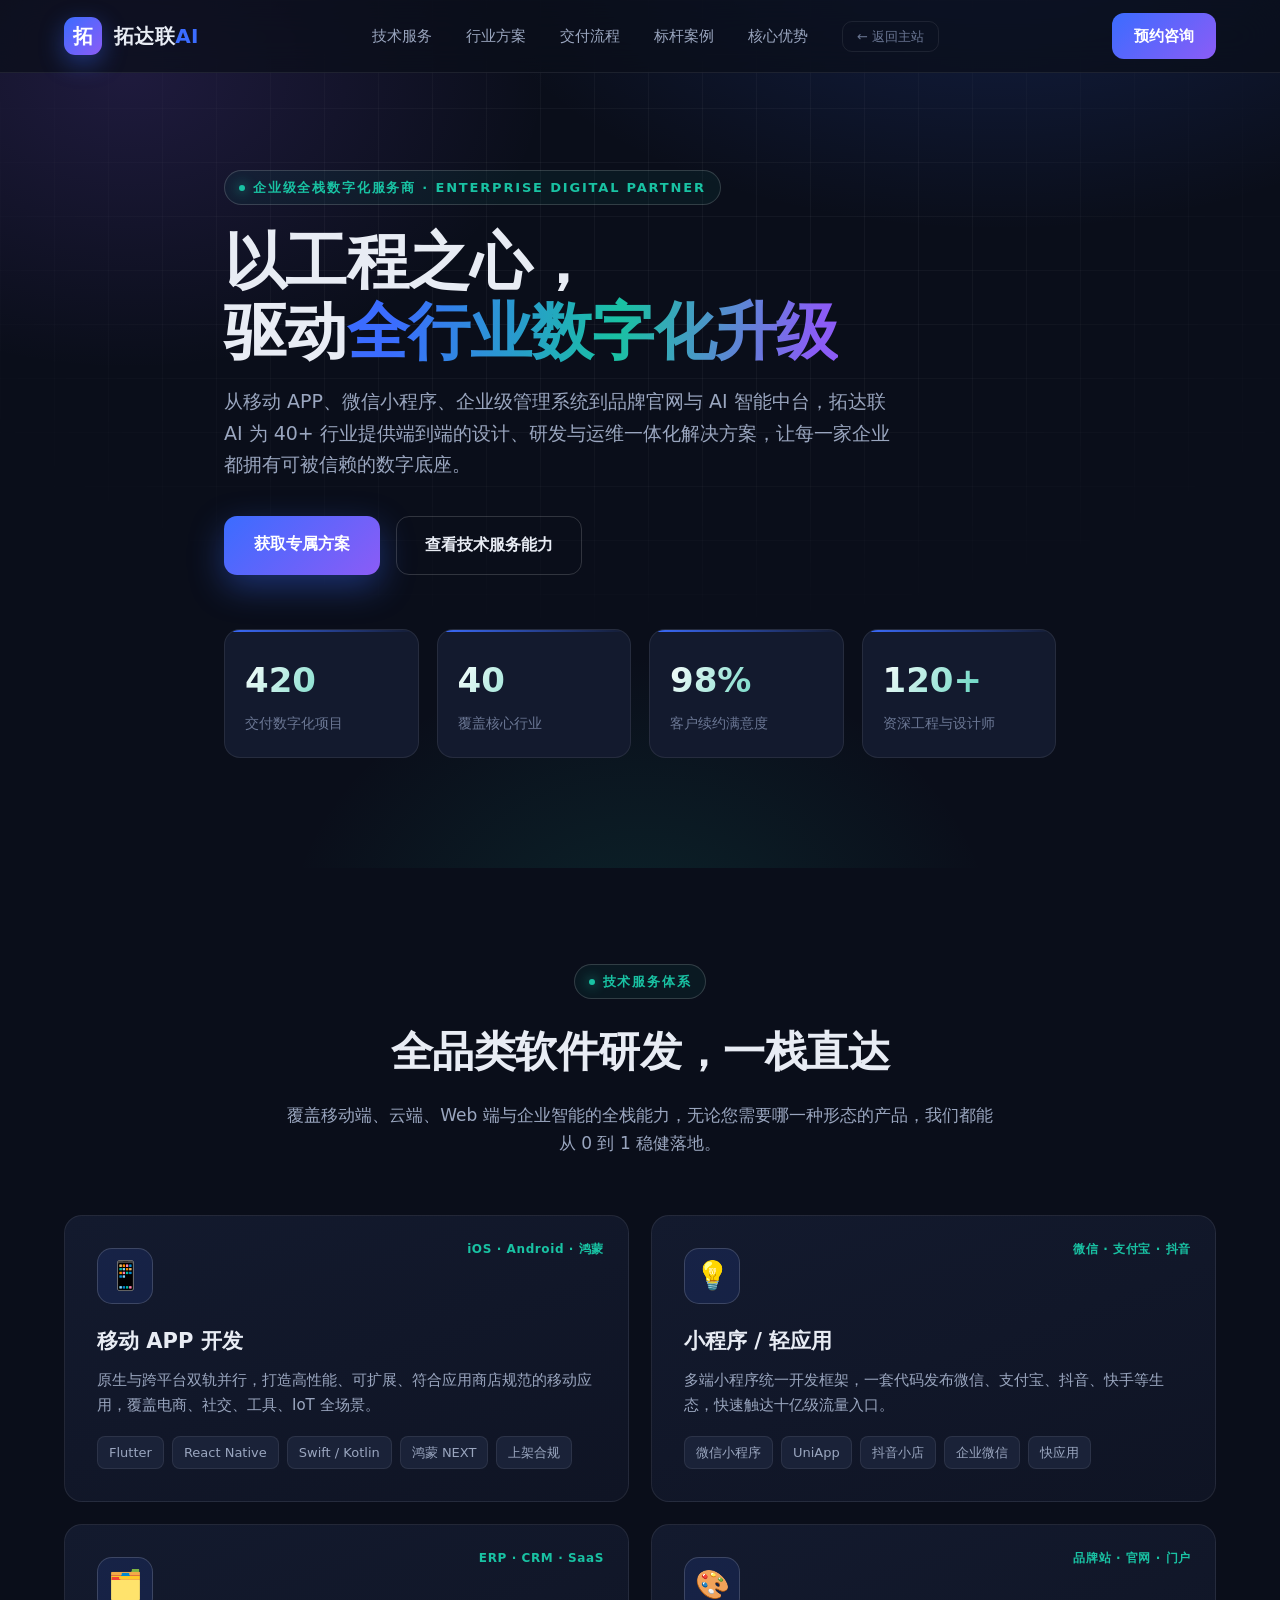
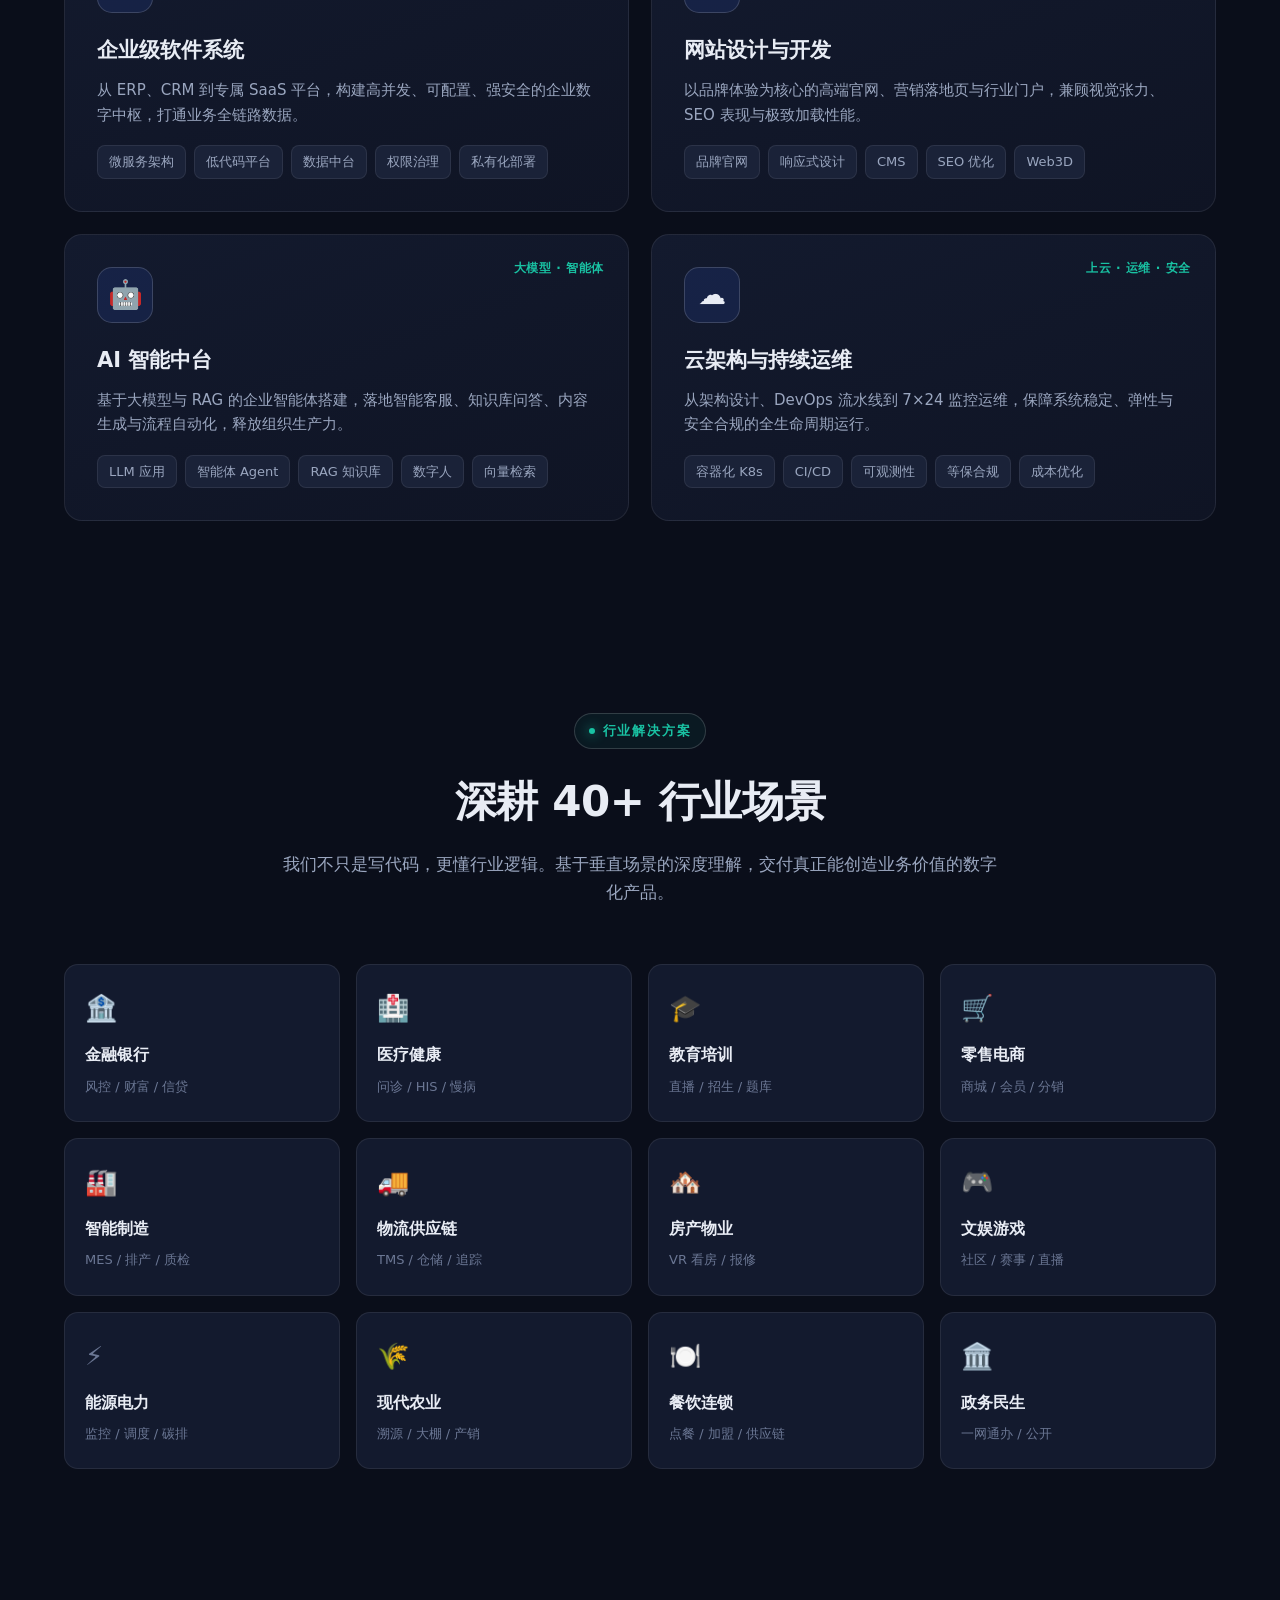
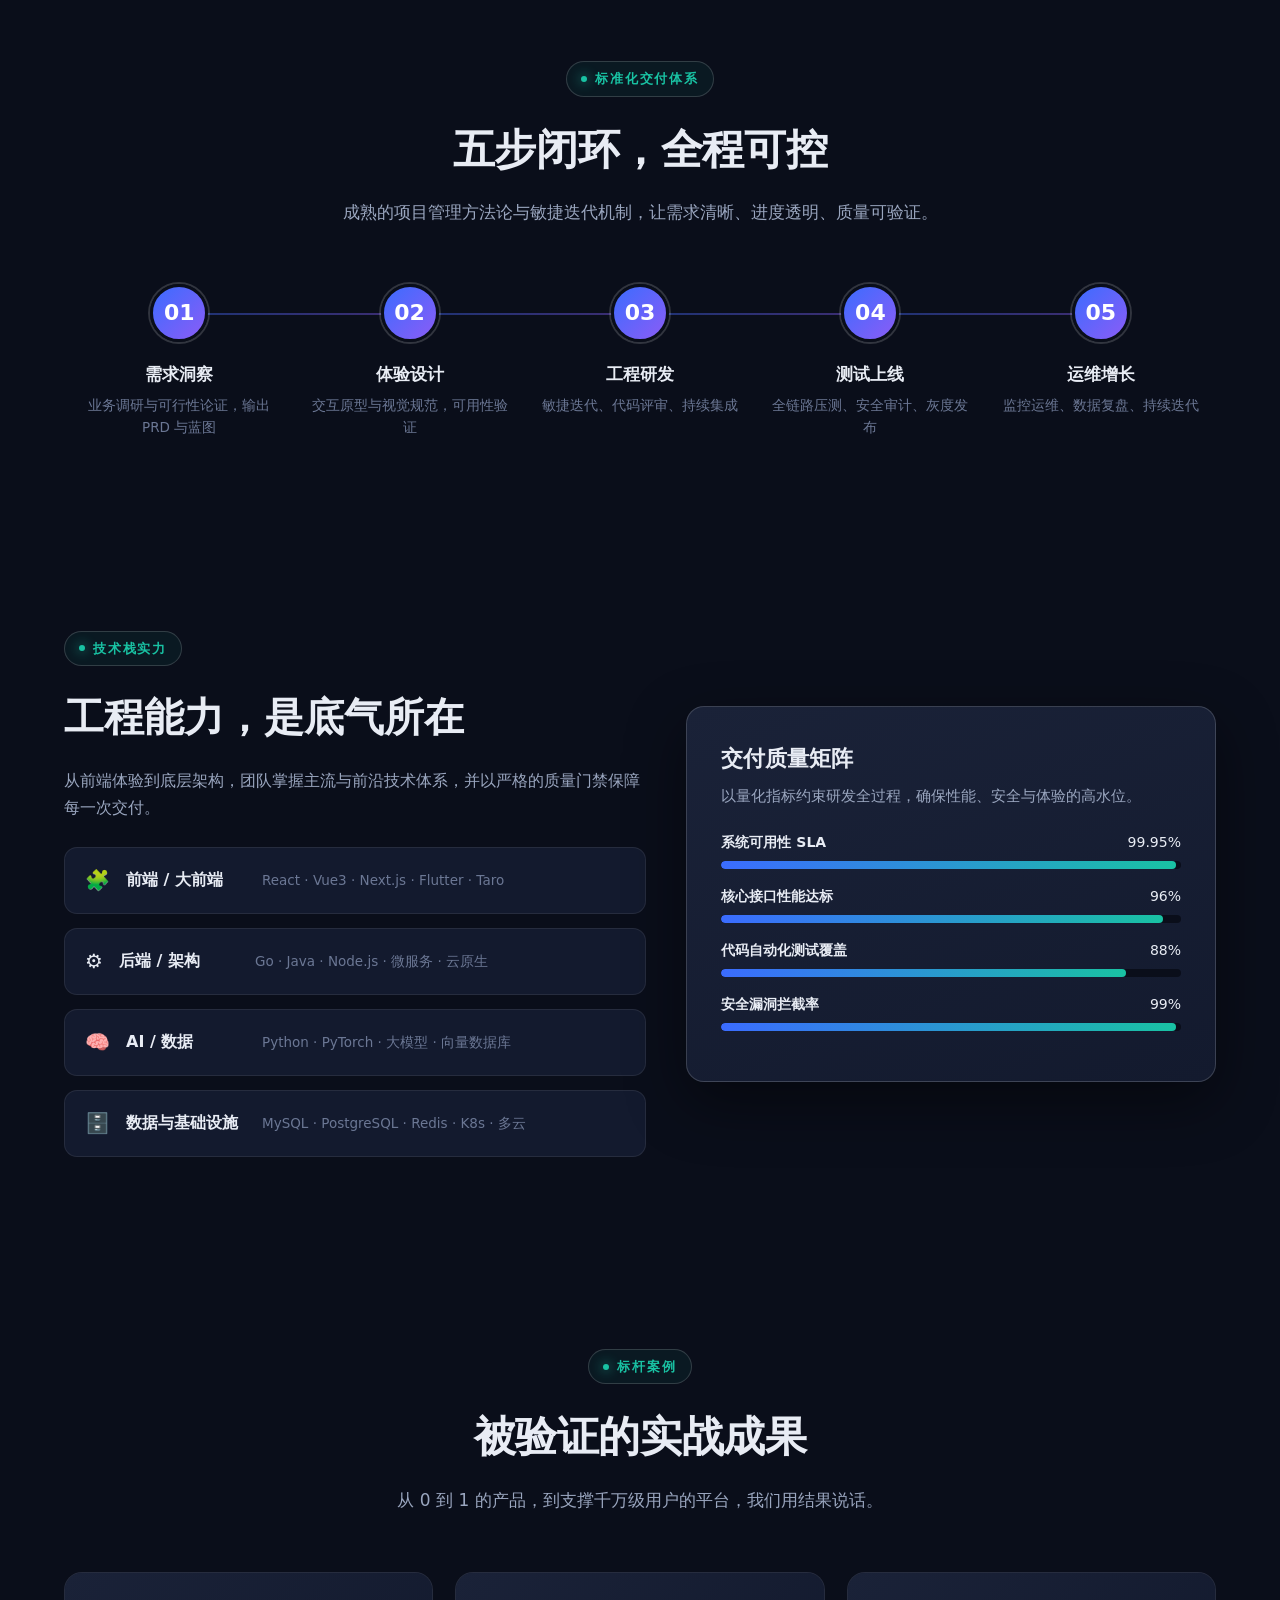
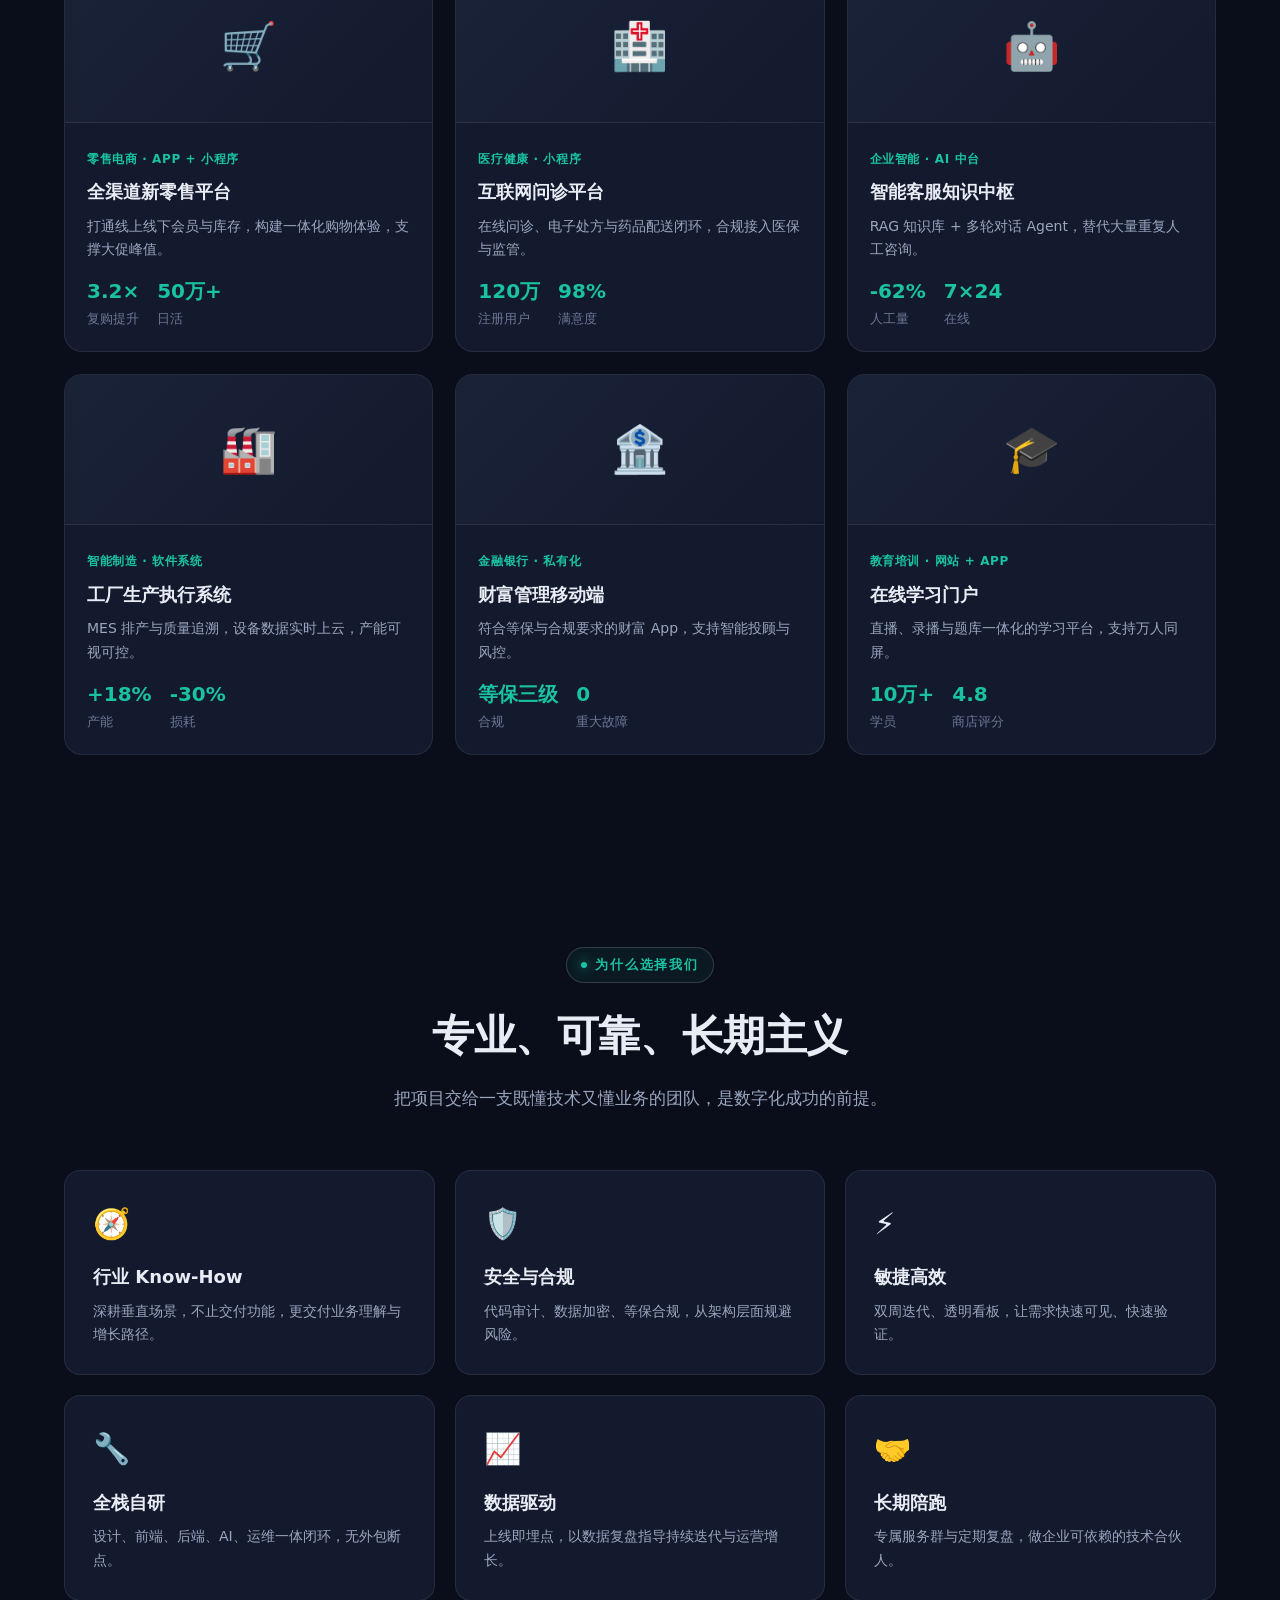
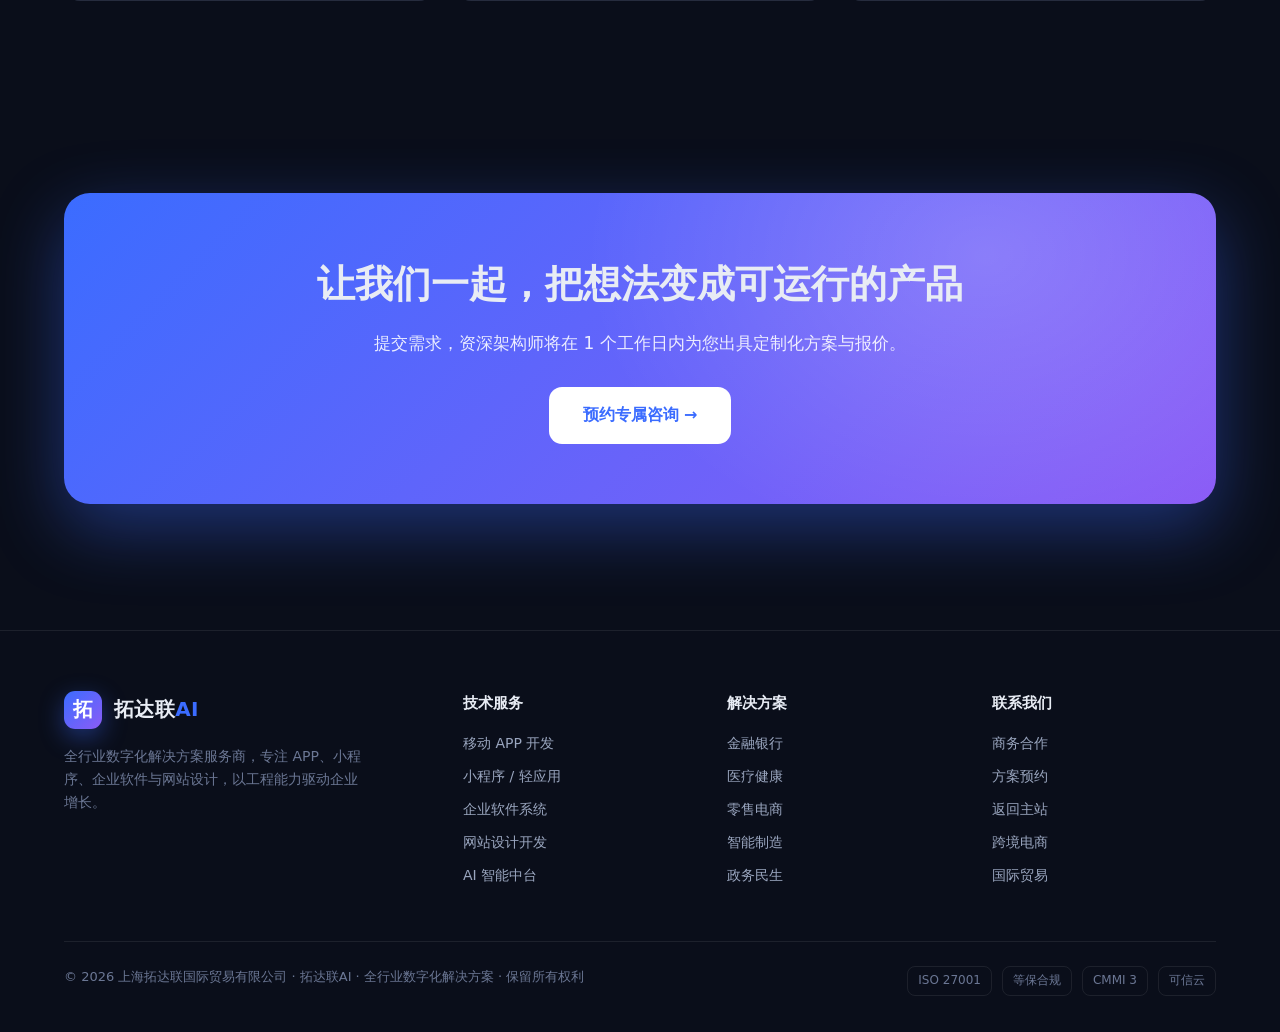
<file: ai/index.html>
<!DOCTYPE html>
<html lang="zh-CN">
<head>
<meta charset="UTF-8">
<meta name="viewport" content="width=device-width, initial-scale=1.0">
<title>拓达联AI — 全行业数字化解决方案 | APP · 小程序 · 企业软件 · 网站设计</title>
<meta name="description" content="拓达联AI，企业级全栈数字化服务商。覆盖40+行业的APP开发、微信小程序、企业级软件系统、品牌网站设计与AI中台搭建，提供从咨询、设计、研发到运维的全生命周期服务。">
<link rel="icon" href="data:image/svg+xml,<svg xmlns='http://www.w3.org/2000/svg' viewBox='0 0 32 32'><rect width='32' height='32' rx='6' fill='%230a0e1a'/><text x='16' y='23' font-size='20' font-weight='900' fill='%233b6cff' text-anchor='middle' font-family='sans-serif'>拓</text></svg>">
<style>
  :root{
    --bg:#0a0e1a;
    --bg-soft:#0f1424;
    --panel:#131a2e;
    --panel-2:#1a2238;
    --line:rgba(255,255,255,.08);
    --line-strong:rgba(255,255,255,.16);
    --txt:#e8ecf4;
    --txt-dim:#9aa6bf;
    --txt-faint:#6b7794;
    --brand:#3b6cff;
    --brand-2:#19c2a3;
    --brand-3:#8b5cf6;
    --gold:#f0b429;
    --radius:18px;
    --maxw:1200px;
    --shadow:0 20px 60px rgba(0,0,0,.45);
  }
  *{margin:0;padding:0;box-sizing:border-box}
  html{scroll-behavior:smooth}
  body{
    font-family:"PingFang SC","Microsoft YaHei","Segoe UI",system-ui,-apple-system,sans-serif;
    background:var(--bg);
    color:var(--txt);
    line-height:1.65;
    -webkit-font-smoothing:antialiased;
    overflow-x:hidden;
  }
  a{color:inherit;text-decoration:none}
  .wrap{max-width:var(--maxw);margin:0 auto;padding:0 24px}
  .eyebrow{
    display:inline-flex;align-items:center;gap:8px;
    font-size:13px;letter-spacing:.14em;text-transform:uppercase;
    color:var(--brand-2);font-weight:600;
    padding:6px 14px;border:1px solid var(--line-strong);
    border-radius:999px;background:rgba(25,194,163,.06);
  }
  .eyebrow::before{content:"";width:6px;height:6px;border-radius:50%;background:var(--brand-2);box-shadow:0 0 12px var(--brand-2)}

  /* ===== NAV ===== */
  header{
    position:fixed;top:0;left:0;right:0;z-index:100;
    backdrop-filter:blur(18px);
    background:rgba(10,14,26,.72);
    border-bottom:1px solid var(--line);
  }
  .nav{display:flex;align-items:center;justify-content:space-between;height:72px}
  .logo{display:flex;align-items:center;gap:12px;font-weight:800;font-size:20px;letter-spacing:.02em}
  .logo .mark{
    width:38px;height:38px;border-radius:11px;
    background:linear-gradient(135deg,var(--brand),var(--brand-3));
    display:grid;place-items:center;font-size:20px;font-weight:900;color:#fff;
    box-shadow:0 8px 24px rgba(59,108,255,.4);
  }
  .logo b{color:var(--brand)}
  nav ul{display:flex;gap:34px;list-style:none;font-size:15px;color:var(--txt-dim);align-items:center}
  nav a{transition:color .2s}
  nav a:hover{color:var(--txt)}
  .nav-cta{
    background:linear-gradient(135deg,var(--brand),var(--brand-3));
    color:#fff;padding:11px 22px;border-radius:12px;font-weight:600;font-size:15px;
    transition:transform .2s,box-shadow .2s;
  }
  .nav-cta:hover{transform:translateY(-2px);box-shadow:0 10px 30px rgba(59,108,255,.45)}
  .back-home{font-size:13px;color:var(--txt-faint);border:1px solid var(--line);padding:7px 14px;border-radius:10px;transition:all .2s}
  .back-home:hover{color:var(--brand-2);border-color:var(--brand-2)}
  .menu-btn{display:none;background:none;border:1px solid var(--line-strong);color:var(--txt);border-radius:10px;padding:8px 12px;font-size:18px}

  /* ===== HERO ===== */
  .hero{position:relative;padding:170px 0 110px;overflow:hidden}
  .hero::before{
    content:"";position:absolute;inset:0;
    background:
      radial-gradient(900px 500px at 78% -8%,rgba(59,108,255,.20),transparent 60%),
      radial-gradient(700px 500px at 10% 8%,rgba(139,92,246,.16),transparent 60%),
      radial-gradient(600px 500px at 50% 110%,rgba(25,194,163,.12),transparent 60%);
    pointer-events:none;
  }
  .grid-bg{
    position:absolute;inset:0;opacity:.5;
    background-image:linear-gradient(var(--line) 1px,transparent 1px),linear-gradient(90deg,var(--line) 1px,transparent 1px);
    background-size:54px 54px;
    mask-image:radial-gradient(ellipse 80% 60% at 50% 30%,#000 30%,transparent 75%);
    pointer-events:none;
  }
  .hero-inner{position:relative;z-index:2;max-width:880px}
  .hero h1{
    font-size:clamp(34px,5.4vw,62px);line-height:1.12;font-weight:850;letter-spacing:-.01em;
    margin:22px 0 20px;
  }
  .hero h1 .grad{
    background:linear-gradient(100deg,var(--brand) 10%,var(--brand-2) 55%,var(--brand-3) 95%);
    -webkit-background-clip:text;background-clip:text;color:transparent;
  }
  .hero p.lead{font-size:19px;color:var(--txt-dim);max-width:680px;margin-bottom:36px}
  .hero-actions{display:flex;gap:16px;flex-wrap:wrap;margin-bottom:54px}
  .btn-primary{
    background:linear-gradient(135deg,var(--brand),var(--brand-3));
    color:#fff;padding:15px 30px;border-radius:13px;font-weight:650;font-size:16px;
    transition:transform .2s,box-shadow .2s;box-shadow:0 12px 34px rgba(59,108,255,.38);
  }
  .btn-primary:hover{transform:translateY(-3px);box-shadow:0 18px 44px rgba(59,108,255,.5)}
  .btn-ghost{
    border:1px solid var(--line-strong);color:var(--txt);padding:15px 28px;border-radius:13px;
    font-weight:600;font-size:16px;transition:border-color .2s,background .2s;
  }
  .btn-ghost:hover{border-color:var(--brand);background:rgba(59,108,255,.08)}

  .stats{display:grid;grid-template-columns:repeat(4,1fr);gap:18px}
  .stat{
    background:var(--panel);border:1px solid var(--line);border-radius:16px;padding:22px 20px;
    position:relative;overflow:hidden;
  }
  .stat::after{content:"";position:absolute;top:0;left:0;right:0;height:2px;background:linear-gradient(90deg,var(--brand),transparent)}
  .stat .num{font-size:34px;font-weight:850;background:linear-gradient(120deg,#fff,var(--brand-2));-webkit-background-clip:text;background-clip:text;color:transparent}
  .stat .lbl{color:var(--txt-faint);font-size:14px;margin-top:4px}

  /* ===== SECTION ===== */
  section{padding:96px 0;position:relative}
  .sec-head{text-align:center;max-width:720px;margin:0 auto 58px}
  .sec-head h2{font-size:clamp(28px,3.6vw,42px);font-weight:820;margin:18px 0 14px;letter-spacing:-.01em}
  .sec-head p{color:var(--txt-dim);font-size:17px}

  /* ===== SERVICES ===== */
  .svc-grid{display:grid;grid-template-columns:repeat(2,1fr);gap:22px}
  .svc{
    background:linear-gradient(160deg,var(--panel),var(--bg-soft));
    border:1px solid var(--line);border-radius:var(--radius);padding:32px;
    transition:transform .25s,border-color .25s,box-shadow .25s;position:relative;overflow:hidden;
  }
  .svc:hover{transform:translateY(-6px);border-color:var(--line-strong);box-shadow:var(--shadow)}
  .svc .ico{
    width:56px;height:56px;border-radius:15px;display:grid;place-items:center;font-size:28px;
    background:rgba(59,108,255,.12);border:1px solid var(--line-strong);margin-bottom:20px;
  }
  .svc h3{font-size:21px;font-weight:750;margin-bottom:10px}
  .svc p{color:var(--txt-dim);font-size:15px;margin-bottom:18px}
  .svc ul{list-style:none;display:flex;flex-wrap:wrap;gap:8px}
  .svc ul li{font-size:13px;color:var(--txt-dim);background:var(--panel-2);border:1px solid var(--line);padding:5px 11px;border-radius:8px}
  .svc .tag{position:absolute;top:24px;right:24px;font-size:12px;color:var(--brand-2);font-weight:600;letter-spacing:.05em}

  /* ===== INDUSTRIES ===== */
  .ind-grid{display:grid;grid-template-columns:repeat(4,1fr);gap:16px}
  .ind{
    background:var(--panel);border:1px solid var(--line);border-radius:14px;padding:22px 20px;
    transition:transform .2s,border-color .2s,background .2s;
  }
  .ind:hover{transform:translateY(-4px);border-color:var(--brand);background:var(--panel-2)}
  .ind .e{font-size:26px;margin-bottom:12px;display:block}
  .ind h4{font-size:16px;font-weight:700;margin-bottom:4px}
  .ind span{font-size:13px;color:var(--txt-faint)}

  /* ===== PROCESS ===== */
  .process{display:grid;grid-template-columns:repeat(5,1fr);gap:0;position:relative}
  .step{padding:0 14px;text-align:center;position:relative}
  .step .n{
    width:58px;height:58px;border-radius:50%;margin:0 auto 18px;
    display:grid;place-items:center;font-size:22px;font-weight:850;color:#fff;
    background:linear-gradient(135deg,var(--brand),var(--brand-3));
    border:3px solid var(--bg);box-shadow:0 0 0 2px var(--line-strong);
    position:relative;z-index:2;
  }
  .step::before{
    content:"";position:absolute;top:29px;left:50%;right:-50%;height:2px;
    background:linear-gradient(90deg,var(--brand),var(--brand-3));opacity:.4;z-index:1;
  }
  .step:last-child::before{display:none}
  .step h4{font-size:17px;font-weight:700;margin-bottom:6px}
  .step p{font-size:13.5px;color:var(--txt-faint)}

  /* ===== TECH ===== */
  .tech-wrap{display:grid;grid-template-columns:1.1fr 1fr;gap:40px;align-items:center}
  .tech-list{display:flex;flex-direction:column;gap:14px}
  .tech-row{
    display:flex;align-items:center;gap:16px;background:var(--panel);border:1px solid var(--line);
    border-radius:13px;padding:16px 20px;transition:border-color .2s,transform .2s;
  }
  .tech-row:hover{border-color:var(--brand-2);transform:translateX(6px)}
  .tech-row .k{font-size:20px}
  .tech-row .t{font-weight:650;min-width:120px}
  .tech-row .d{font-size:13.5px;color:var(--txt-faint)}
  .tech-card{
    background:linear-gradient(160deg,var(--panel-2),var(--panel));
    border:1px solid var(--line-strong);border-radius:var(--radius);padding:34px;
    box-shadow:var(--shadow);
  }
  .tech-card h3{font-size:22px;font-weight:800;margin-bottom:8px}
  .tech-card p{color:var(--txt-dim);font-size:14.5px;margin-bottom:22px}
  .bar{margin-bottom:16px}
  .bar .top{display:flex;justify-content:space-between;font-size:14px;margin-bottom:7px}
  .bar .top b{font-weight:650}
  .bar .track{height:8px;background:var(--bg);border-radius:999px;overflow:hidden}
  .bar .fill{height:100%;border-radius:999px;background:linear-gradient(90deg,var(--brand),var(--brand-2))}

  /* ===== CASES ===== */
  .case-grid{display:grid;grid-template-columns:repeat(3,1fr);gap:22px}
  .case{
    background:var(--panel);border:1px solid var(--line);border-radius:var(--radius);overflow:hidden;
    transition:transform .25s,box-shadow .25s,border-color .25s;
  }
  .case:hover{transform:translateY(-6px);box-shadow:var(--shadow);border-color:var(--line-strong)}
  .case .thumb{height:150px;position:relative;display:grid;place-items:center;font-size:46px;
    background:linear-gradient(135deg,var(--panel-2),var(--panel));border-bottom:1px solid var(--line)}
  .case .body{padding:22px}
  .case .body .cat{font-size:12px;color:var(--brand-2);font-weight:600;letter-spacing:.05em}
  .case .body h4{font-size:18px;font-weight:700;margin:6px 0 8px}
  .case .body p{font-size:14px;color:var(--txt-dim);margin-bottom:14px}
  .case .body .res{display:flex;gap:18px}
  .case .body .res div{font-size:13px;color:var(--txt-faint)}
  .case .body .res b{display:block;font-size:20px;font-weight:800;color:var(--brand-2)}

  /* ===== WHY ===== */
  .why-grid{display:grid;grid-template-columns:repeat(3,1fr);gap:20px}
  .why{background:var(--panel);border:1px solid var(--line);border-radius:16px;padding:28px;transition:border-color .2s,transform .2s}
  .why:hover{border-color:var(--brand);transform:translateY(-4px)}
  .why .ico{font-size:30px;margin-bottom:14px}
  .why h4{font-size:18px;font-weight:700;margin-bottom:8px}
  .why p{font-size:14px;color:var(--txt-dim)}

  /* ===== CTA ===== */
  .cta-band{
    background:linear-gradient(135deg,var(--brand),var(--brand-3));
    border-radius:26px;padding:60px 48px;text-align:center;position:relative;overflow:hidden;
    box-shadow:0 24px 70px rgba(59,108,255,.4);
  }
  .cta-band::before{content:"";position:absolute;inset:0;background:radial-gradient(400px 300px at 80% 20%,rgba(255,255,255,.18),transparent)}
  .cta-band h2{font-size:clamp(26px,3.4vw,38px);font-weight:850;margin-bottom:14px;position:relative}
  .cta-band p{color:rgba(255,255,255,.88);font-size:17px;margin-bottom:30px;position:relative}
  .cta-band a{
    position:relative;background:#fff;color:var(--brand);font-weight:700;font-size:16px;
    padding:15px 34px;border-radius:13px;display:inline-block;transition:transform .2s,box-shadow .2s;
  }
  .cta-band a:hover{transform:translateY(-3px);box-shadow:0 14px 36px rgba(0,0,0,.3)}

  /* ===== FOOTER ===== */
  footer{border-top:1px solid var(--line);padding:60px 0 36px;margin-top:30px}
  .foot-top{display:grid;grid-template-columns:1.6fr 1fr 1fr 1fr;gap:40px;margin-bottom:44px}
  .foot-brand .logo{margin-bottom:16px}
  .foot-brand p{color:var(--txt-faint);font-size:14px;max-width:300px}
  .foot-col h5{font-size:15px;font-weight:700;margin-bottom:16px}
  .foot-col a{display:block;color:var(--txt-dim);font-size:14px;margin-bottom:10px;transition:color .2s}
  .foot-col a:hover{color:var(--txt)}
  .foot-bottom{border-top:1px solid var(--line);padding-top:24px;display:flex;justify-content:space-between;flex-wrap:wrap;gap:14px;color:var(--txt-faint);font-size:13px}
  .foot-bottom .badges{display:flex;gap:10px}
  .foot-bottom .badges span{border:1px solid var(--line);padding:4px 10px;border-radius:8px;font-size:12px}

  /* reveal */
  .reveal{opacity:0;transform:translateY(28px);transition:opacity .7s ease,transform .7s ease}
  .reveal.in{opacity:1;transform:none}

  @media(max-width:980px){
    nav ul,.nav-cta{display:none}
    .menu-btn{display:block}
    .stats{grid-template-columns:repeat(2,1fr)}
    .svc-grid,.case-grid,.why-grid,.ind-grid{grid-template-columns:repeat(2,1fr)}
    .tech-wrap{grid-template-columns:1fr}
    .process{grid-template-columns:repeat(2,1fr);gap:30px 0}
    .step::before{display:none}
    .foot-top{grid-template-columns:1fr 1fr}
  }
  @media(max-width:560px){
    .svc-grid,.case-grid,.why-grid,.ind-grid,.stats{grid-template-columns:1fr}
    .hero{padding:130px 0 80px}
  }
</style>
</head>
<body>

<!-- NAV -->
<header>
  <div class="wrap nav">
    <a href="https://www.tuodalian.com/" class="logo">
      <span class="mark">拓</span>
      <span>拓达联<b>AI</b></span>
    </a>
    <nav>
      <ul>
        <li><a href="#services">技术服务</a></li>
        <li><a href="#industries">行业方案</a></li>
        <li><a href="#process">交付流程</a></li>
        <li><a href="#cases">标杆案例</a></li>
        <li><a href="#why">核心优势</a></li>
        <li><a href="https://www.tuodalian.com/" class="back-home">← 返回主站</a></li>
      </ul>
    </nav>
    <a href="#contact" class="nav-cta">预约咨询</a>
    <button class="menu-btn" onclick="document.querySelector('#services').scrollIntoView()">☰</button>
  </div>
</header>

<!-- HERO -->
<section class="hero">
  <div class="grid-bg"></div>
  <div class="wrap hero-inner">
    <span class="eyebrow">企业级全栈数字化服务商 · Enterprise Digital Partner</span>
    <h1>以工程之心，<br>驱动<span class="grad">全行业数字化升级</span></h1>
    <p class="lead">从移动 APP、微信小程序、企业级管理系统到品牌官网与 AI 智能中台，拓达联 AI 为 40+ 行业提供端到端的设计、研发与运维一体化解决方案，让每一家企业都拥有可被信赖的数字底座。</p>
    <div class="hero-actions">
      <a href="#contact" class="btn-primary">获取专属方案</a>
      <a href="#services" class="btn-ghost">查看技术服务能力</a>
    </div>
    <div class="stats">
      <div class="stat reveal"><div class="num" data-to="420">0</div><div class="lbl">交付数字化项目</div></div>
      <div class="stat reveal"><div class="num" data-to="40">0</div><div class="lbl">覆盖核心行业</div></div>
      <div class="stat reveal"><div class="num" data-to="98" data-suffix="%">0</div><div class="lbl">客户续约满意度</div></div>
      <div class="stat reveal"><div class="num" data-to="120" data-suffix="+">0</div><div class="lbl">资深工程与设计师</div></div>
    </div>
  </div>
</section>

<!-- SERVICES -->
<section id="services">
  <div class="wrap">
    <div class="sec-head reveal">
      <span class="eyebrow">技术服务体系</span>
      <h2>全品类软件研发，一栈直达</h2>
      <p>覆盖移动端、云端、Web 端与企业智能的全栈能力，无论您需要哪一种形态的产品，我们都能从 0 到 1 稳健落地。</p>
    </div>
    <div class="svc-grid">
      <div class="svc reveal">
        <span class="tag">iOS · Android · 鸿蒙</span>
        <div class="ico">📱</div>
        <h3>移动 APP 开发</h3>
        <p>原生与跨平台双轨并行，打造高性能、可扩展、符合应用商店规范的移动应用，覆盖电商、社交、工具、IoT 全场景。</p>
        <ul><li>Flutter</li><li>React Native</li><li>Swift / Kotlin</li><li>鸿蒙 NEXT</li><li>上架合规</li></ul>
      </div>
      <div class="svc reveal">
        <span class="tag">微信 · 支付宝 · 抖音</span>
        <div class="ico">💡</div>
        <h3>小程序 / 轻应用</h3>
        <p>多端小程序统一开发框架，一套代码发布微信、支付宝、抖音、快手等生态，快速触达十亿级流量入口。</p>
        <ul><li>微信小程序</li><li>UniApp</li><li>抖音小店</li><li>企业微信</li><li>快应用</li></ul>
      </div>
      <div class="svc reveal">
        <span class="tag">ERP · CRM · SaaS</span>
        <div class="ico">🗂️</div>
        <h3>企业级软件系统</h3>
        <p>从 ERP、CRM 到专属 SaaS 平台，构建高并发、可配置、强安全的企业数字中枢，打通业务全链路数据。</p>
        <ul><li>微服务架构</li><li>低代码平台</li><li>数据中台</li><li>权限治理</li><li>私有化部署</li></ul>
      </div>
      <div class="svc reveal">
        <span class="tag">品牌站 · 官网 · 门户</span>
        <div class="ico">🎨</div>
        <h3>网站设计与开发</h3>
        <p>以品牌体验为核心的高端官网、营销落地页与行业门户，兼顾视觉张力、SEO 表现与极致加载性能。</p>
        <ul><li>品牌官网</li><li>响应式设计</li><li>CMS</li><li>SEO 优化</li><li>Web3D</li></ul>
      </div>
      <div class="svc reveal">
        <span class="tag">大模型 · 智能体</span>
        <div class="ico">🤖</div>
        <h3>AI 智能中台</h3>
        <p>基于大模型与 RAG 的企业智能体搭建，落地智能客服、知识库问答、内容生成与流程自动化，释放组织生产力。</p>
        <ul><li>LLM 应用</li><li>智能体 Agent</li><li>RAG 知识库</li><li>数字人</li><li>向量检索</li></ul>
      </div>
      <div class="svc reveal">
        <span class="tag">上云 · 运维 · 安全</span>
        <div class="ico">☁️</div>
        <h3>云架构与持续运维</h3>
        <p>从架构设计、DevOps 流水线到 7×24 监控运维，保障系统稳定、弹性与安全合规的全生命周期运行。</p>
        <ul><li>容器化 K8s</li><li>CI/CD</li><li>可观测性</li><li>等保合规</li><li>成本优化</li></ul>
      </div>
    </div>
  </div>
</section>

<!-- INDUSTRIES -->
<section id="industries">
  <div class="wrap">
    <div class="sec-head reveal">
      <span class="eyebrow">行业解决方案</span>
      <h2>深耕 40+ 行业场景</h2>
      <p>我们不只是写代码，更懂行业逻辑。基于垂直场景的深度理解，交付真正能创造业务价值的数字化产品。</p>
    </div>
    <div class="ind-grid">
      <div class="ind reveal"><span class="e">🏦</span><h4>金融银行</h4><span>风控 / 财富 / 信贷</span></div>
      <div class="ind reveal"><span class="e">🏥</span><h4>医疗健康</h4><span>问诊 / HIS / 慢病</span></div>
      <div class="ind reveal"><span class="e">🎓</span><h4>教育培训</h4><span>直播 / 招生 / 题库</span></div>
      <div class="ind reveal"><span class="e">🛒</span><h4>零售电商</h4><span>商城 / 会员 / 分销</span></div>
      <div class="ind reveal"><span class="e">🏭</span><h4>智能制造</h4><span>MES / 排产 / 质检</span></div>
      <div class="ind reveal"><span class="e">🚚</span><h4>物流供应链</h4><span>TMS / 仓储 / 追踪</span></div>
      <div class="ind reveal"><span class="e">🏘️</span><h4>房产物业</h4><span>VR 看房 / 报修</span></div>
      <div class="ind reveal"><span class="e">🎮</span><h4>文娱游戏</h4><span>社区 / 赛事 / 直播</span></div>
      <div class="ind reveal"><span class="e">⚡</span><h4>能源电力</h4><span>监控 / 调度 / 碳排</span></div>
      <div class="ind reveal"><span class="e">🌾</span><h4>现代农业</h4><span>溯源 / 大棚 / 产销</span></div>
      <div class="ind reveal"><span class="e">🍽️</span><h4>餐饮连锁</h4><span>点餐 / 加盟 / 供应链</span></div>
      <div class="ind reveal"><span class="e">🏛️</span><h4>政务民生</h4><span>一网通办 / 公开</span></div>
    </div>
  </div>
</section>

<!-- PROCESS -->
<section id="process">
  <div class="wrap">
    <div class="sec-head reveal">
      <span class="eyebrow">标准化交付体系</span>
      <h2>五步闭环，全程可控</h2>
      <p>成熟的项目管理方法论与敏捷迭代机制，让需求清晰、进度透明、质量可验证。</p>
    </div>
    <div class="process">
      <div class="step reveal"><div class="n">01</div><h4>需求洞察</h4><p>业务调研与可行性论证，输出 PRD 与蓝图</p></div>
      <div class="step reveal"><div class="n">02</div><h4>体验设计</h4><p>交互原型与视觉规范，可用性验证</p></div>
      <div class="step reveal"><div class="n">03</div><h4>工程研发</h4><p>敏捷迭代、代码评审、持续集成</p></div>
      <div class="step reveal"><div class="n">04</div><h4>测试上线</h4><p>全链路压测、安全审计、灰度发布</p></div>
      <div class="step reveal"><div class="n">05</div><h4>运维增长</h4><p>监控运维、数据复盘、持续迭代</p></div>
    </div>
  </div>
</section>

<!-- TECH -->
<section id="tech">
  <div class="wrap">
    <div class="tech-wrap">
      <div>
        <span class="eyebrow">技术栈实力</span>
        <h2 style="font-size:clamp(28px,3.6vw,40px);font-weight:820;margin:18px 0 18px">工程能力，是底气所在</h2>
        <p style="color:var(--txt-dim);font-size:16px;margin-bottom:26px">从前端体验到底层架构，团队掌握主流与前沿技术体系，并以严格的质量门禁保障每一次交付。</p>
        <div class="tech-list">
          <div class="tech-row reveal"><span class="k">🧩</span><span class="t">前端 / 大前端</span><span class="d">React · Vue3 · Next.js · Flutter · Taro</span></div>
          <div class="tech-row reveal"><span class="k">⚙️</span><span class="t">后端 / 架构</span><span class="d">Go · Java · Node.js · 微服务 · 云原生</span></div>
          <div class="tech-row reveal"><span class="k">🧠</span><span class="t">AI / 数据</span><span class="d">Python · PyTorch · 大模型 · 向量数据库</span></div>
          <div class="tech-row reveal"><span class="k">🗄️</span><span class="t">数据与基础设施</span><span class="d">MySQL · PostgreSQL · Redis · K8s · 多云</span></div>
        </div>
      </div>
      <div class="tech-card reveal">
        <h3>交付质量矩阵</h3>
        <p>以量化指标约束研发全过程，确保性能、安全与体验的高水位。</p>
        <div class="bar"><div class="top"><b>系统可用性 SLA</b><span>99.95%</span></div><div class="track"><div class="fill" style="width:99%"></div></div></div>
        <div class="bar"><div class="top"><b>核心接口性能达标</b><span>96%</span></div><div class="track"><div class="fill" style="width:96%"></div></div></div>
        <div class="bar"><div class="top"><b>代码自动化测试覆盖</b><span>88%</span></div><div class="track"><div class="fill" style="width:88%"></div></div></div>
        <div class="bar"><div class="top"><b>安全漏洞拦截率</b><span>99%</span></div><div class="track"><div class="fill" style="width:99%"></div></div></div>
      </div>
    </div>
  </div>
</section>

<!-- CASES -->
<section id="cases">
  <div class="wrap">
    <div class="sec-head reveal">
      <span class="eyebrow">标杆案例</span>
      <h2>被验证的实战成果</h2>
      <p>从 0 到 1 的产品，到支撑千万级用户的平台，我们用结果说话。</p>
    </div>
    <div class="case-grid">
      <div class="case reveal">
        <div class="thumb">🛒</div>
        <div class="body">
          <span class="cat">零售电商 · APP + 小程序</span>
          <h4>全渠道新零售平台</h4>
          <p>打通线上线下会员与库存，构建一体化购物体验，支撑大促峰值。</p>
          <div class="res"><div><b>3.2×</b>复购提升</div><div><b>50万+</b>日活</div></div>
        </div>
      </div>
      <div class="case reveal">
        <div class="thumb">🏥</div>
        <div class="body">
          <span class="cat">医疗健康 · 小程序</span>
          <h4>互联网问诊平台</h4>
          <p>在线问诊、电子处方与药品配送闭环，合规接入医保与监管。</p>
          <div class="res"><div><b>120万</b>注册用户</div><div><b>98%</b>满意度</div></div>
        </div>
      </div>
      <div class="case reveal">
        <div class="thumb">🤖</div>
        <div class="body">
          <span class="cat">企业智能 · AI 中台</span>
          <h4>智能客服知识中枢</h4>
          <p>RAG 知识库 + 多轮对话 Agent，替代大量重复人工咨询。</p>
          <div class="res"><div><b>-62%</b>人工量</div><div><b>7×24</b>在线</div></div>
        </div>
      </div>
      <div class="case reveal">
        <div class="thumb">🏭</div>
        <div class="body">
          <span class="cat">智能制造 · 软件系统</span>
          <h4>工厂生产执行系统</h4>
          <p>MES 排产与质量追溯，设备数据实时上云，产能可视可控。</p>
          <div class="res"><div><b>+18%</b>产能</div><div><b>-30%</b>损耗</div></div>
        </div>
      </div>
      <div class="case reveal">
        <div class="thumb">🏦</div>
        <div class="body">
          <span class="cat">金融银行 · 私有化</span>
          <h4>财富管理移动端</h4>
          <p>符合等保与合规要求的财富 App，支持智能投顾与风控。</p>
          <div class="res"><div><b>等保三级</b>合规</div><div><b>0</b>重大故障</div></div>
        </div>
      </div>
      <div class="case reveal">
        <div class="thumb">🎓</div>
        <div class="body">
          <span class="cat">教育培训 · 网站 + APP</span>
          <h4>在线学习门户</h4>
          <p>直播、录播与题库一体化的学习平台，支持万人同屏。</p>
          <div class="res"><div><b>10万+</b>学员</div><div><b>4.8</b>商店评分</div></div>
        </div>
      </div>
    </div>
  </div>
</section>

<!-- WHY -->
<section id="why">
  <div class="wrap">
    <div class="sec-head reveal">
      <span class="eyebrow">为什么选择我们</span>
      <h2>专业、可靠、长期主义</h2>
      <p>把项目交给一支既懂技术又懂业务的团队，是数字化成功的前提。</p>
    </div>
    <div class="why-grid">
      <div class="why reveal"><div class="ico">🧭</div><h4>行业 Know-How</h4><p>深耕垂直场景，不止交付功能，更交付业务理解与增长路径。</p></div>
      <div class="why reveal"><div class="ico">🛡️</div><h4>安全与合规</h4><p>代码审计、数据加密、等保合规，从架构层面规避风险。</p></div>
      <div class="why reveal"><div class="ico">⚡</div><h4>敏捷高效</h4><p>双周迭代、透明看板，让需求快速可见、快速验证。</p></div>
      <div class="why reveal"><div class="ico">🔧</div><h4>全栈自研</h4><p>设计、前端、后端、AI、运维一体闭环，无外包断点。</p></div>
      <div class="why reveal"><div class="ico">📈</div><h4>数据驱动</h4><p>上线即埋点，以数据复盘指导持续迭代与运营增长。</p></div>
      <div class="why reveal"><div class="ico">🤝</div><h4>长期陪跑</h4><p>专属服务群与定期复盘，做企业可依赖的技术合伙人。</p></div>
    </div>
  </div>
</section>

<!-- CTA -->
<section id="contact">
  <div class="wrap">
    <div class="cta-band reveal">
      <h2>让我们一起，把想法变成可运行的产品</h2>
      <p>提交需求，资深架构师将在 1 个工作日内为您出具定制化方案与报价。</p>
      <a href="mailto:business@tuodalian.com">预约专属咨询 →</a>
    </div>
  </div>
</section>

<!-- FOOTER -->
<footer>
  <div class="wrap">
    <div class="foot-top">
      <div class="foot-brand">
        <a href="https://www.tuodalian.com/" class="logo"><span class="mark">拓</span><span>拓达联<b>AI</b></span></a>
        <p>全行业数字化解决方案服务商，专注 APP、小程序、企业软件与网站设计，以工程能力驱动企业增长。</p>
      </div>
      <div class="foot-col">
        <h5>技术服务</h5>
        <a href="#services">移动 APP 开发</a>
        <a href="#services">小程序 / 轻应用</a>
        <a href="#services">企业软件系统</a>
        <a href="#services">网站设计开发</a>
        <a href="#services">AI 智能中台</a>
      </div>
      <div class="foot-col">
        <h5>解决方案</h5>
        <a href="#industries">金融银行</a>
        <a href="#industries">医疗健康</a>
        <a href="#industries">零售电商</a>
        <a href="#industries">智能制造</a>
        <a href="#industries">政务民生</a>
      </div>
      <div class="foot-col">
        <h5>联系我们</h5>
        <a href="mailto:business@tuodalian.com">商务合作</a>
        <a href="#contact">方案预约</a>
        <a href="https://www.tuodalian.com/">返回主站</a>
        <a href="https://www.tuodalian.com/kuajingdianshang">跨境电商</a>
        <a href="https://www.tuodalian.com/guojimaoyi">国际贸易</a>
      </div>
    </div>
    <div class="foot-bottom">
      <span>© 2026 上海拓达联国际贸易有限公司 · 拓达联AI · 全行业数字化解决方案 · 保留所有权利</span>
      <div class="badges">
        <span>ISO 27001</span><span>等保合规</span><span>CMMI 3</span><span>可信云</span>
      </div>
    </div>
  </div>
</footer>

<script>
  // reveal on scroll
  const io = new IntersectionObserver((entries)=>{
    entries.forEach(e=>{ if(e.isIntersecting){ e.target.classList.add('in'); io.unobserve(e.target);} });
  },{threshold:.15});
  document.querySelectorAll('.reveal').forEach((el,i)=>{
    el.style.transitionDelay = (i%6)*60 + 'ms';
    io.observe(el);
  });

  // count up
  const counters = document.querySelectorAll('.num[data-to]');
  const cio = new IntersectionObserver((entries)=>{
    entries.forEach(e=>{
      if(e.isIntersecting){
        const el=e.target;
        const to=+el.dataset.to;
        const suf=el.dataset.suffix||'';
        let cur=0; const step=Math.max(1,to/60);
        const t=setInterval(()=>{
          cur+=step;
          if(cur>=to){cur=to;clearInterval(t);}
          el.textContent=Math.floor(cur)+suf;
        },22);
        cio.unobserve(el);
      }
    });
  },{threshold:.5});
  counters.forEach(c=>cio.observe(c));
</script>
</body>
</html>
</file>
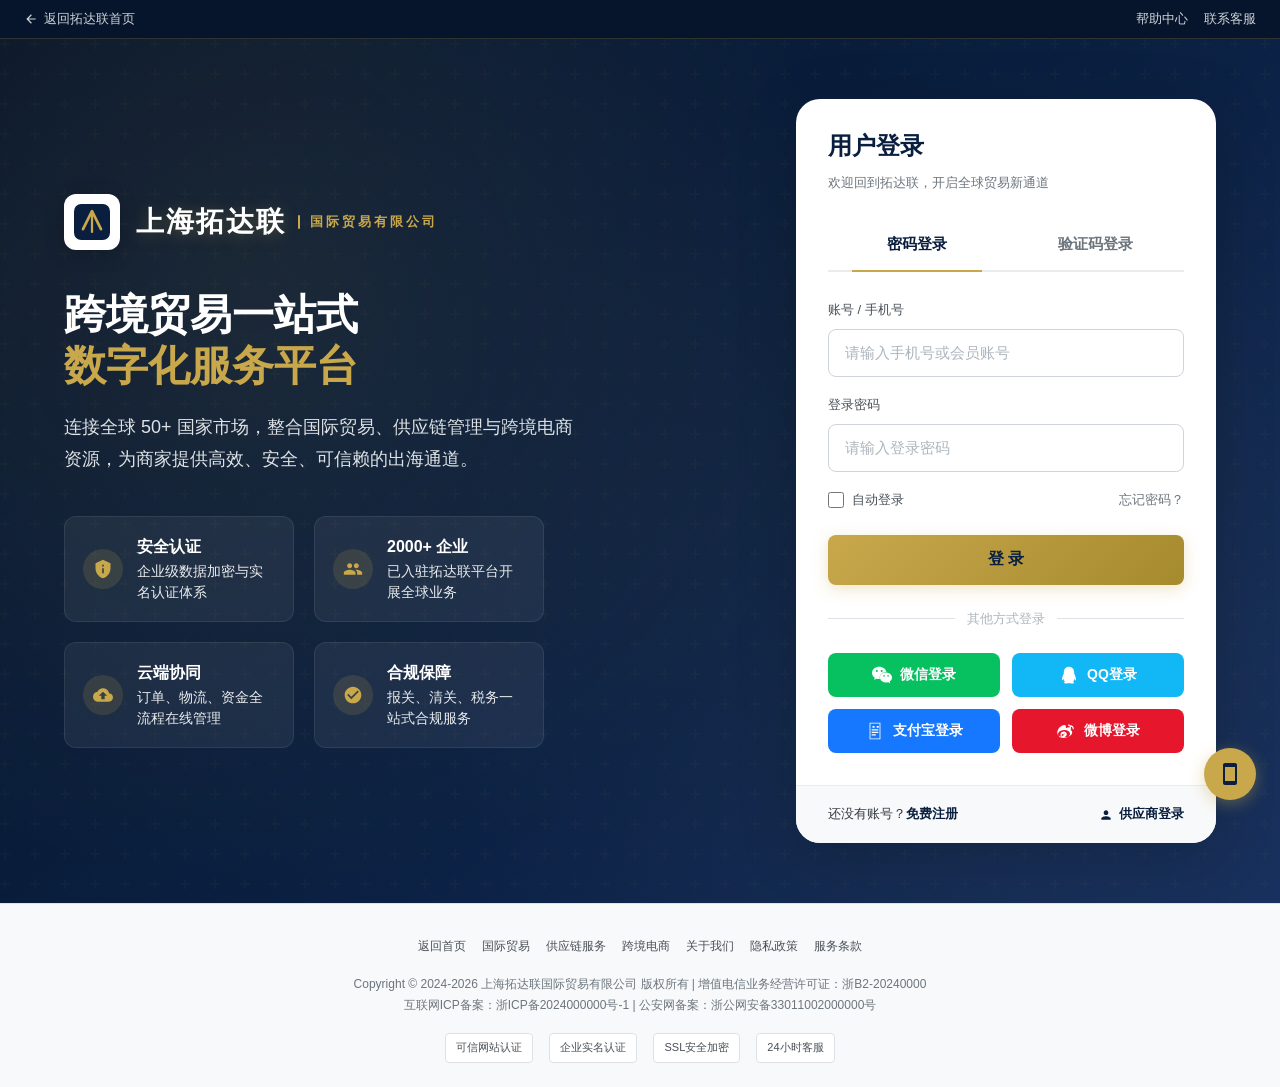
<file: dengru/index.html>
<!DOCTYPE html>
<html lang="zh-CN">
<head>
<meta charset="UTF-8">
<meta name="viewport" content="width=device-width, initial-scale=1.0, maximum-scale=5.0, viewport-fit=cover">
<meta name="theme-color" content="#0a1f3f">
<meta name="description" content="拓达联用户登录 - 跨境贸易、供应链管理、跨境电商一站式服务平台">
<title>用户登录 - 拓达联</title>
<link rel="icon" href="data:image/svg+xml,<svg xmlns='http://www.w3.org/2000/svg' viewBox='0 0 32 32'><rect width='32' height='32' rx='4' fill='%230a1f3f'/><path d='M8 22l8-16 8 16' fill='none' stroke='%23c9a84c' stroke-width='2.5' stroke-linecap='round' stroke-linejoin='round'/><line x1='16' y1='6' x2='16' y2='26' stroke='%23c9a84c' stroke-width='2'/></svg>">
<style>
/* ===== Reset & Variables ===== */
:root{
  --navy:#0a1f3f; --navy-light:#132d5e; --navy-dark:#06152b; --navy-soft:#0f274d;
  --gold:#c9a84c; --gold-light:#d4b96a; --gold-dark:#a68a2e; --gold-pale:#f7f3e8;
  --white:#fff;
  --gray-50:#f8f9fa; --gray-100:#e9ecef; --gray-200:#dee2e6; --gray-300:#ced4da;
  --gray-400:#adb5bd; --gray-500:#6c757d; --gray-600:#495057; --gray-700:#343a40; --gray-800:#212529;
  --blue:#0077b6; --orange:#e67e22; --red:#c0392b; --teal:#16a085; --green:#27ae60;
  --radius-sm:8px; --radius-md:12px; --radius-lg:16px; --radius-xl:24px;
  --shadow-sm:0 2px 8px rgba(0,0,0,.06);
  --shadow-md:0 4px 20px rgba(0,0,0,.08);
  --shadow-lg:0 8px 40px rgba(0,0,0,.12);
  --shadow-xl:0 12px 60px rgba(0,0,0,.18);
  --transition:.3s cubic-bezier(.4,0,.2,1);
}
*,*::before,*::after{margin:0;padding:0;box-sizing:border-box;}
html,body{height:100%;}
body{font-family:-apple-system,BlinkMacSystemFont,"Segoe UI","PingFang SC","Microsoft YaHei","Helvetica Neue",sans-serif;font-size:14px;line-height:1.6;color:var(--gray-700);background:var(--white);-webkit-font-smoothing:antialiased;}
a{text-decoration:none;color:inherit;}
ul,ol{list-style:none;}
img{max-width:100%;display:block;}

/* ===== Top Bar ===== */
.top-bar{background:var(--navy-dark);color:var(--gray-300);font-size:13px;border-bottom:1px solid rgba(201,168,76,.2);}
.top-bar .container{max-width:1320px;margin:0 auto;padding:0 24px;display:flex;justify-content:space-between;align-items:center;height:38px;}
.top-bar a{color:var(--gray-300);transition:color .2s;}
.top-bar a:hover{color:var(--gold);}
.top-bar .back-home{display:inline-flex;align-items:center;gap:6px;}
.top-bar .back-home svg{width:14px;height:14px;}
.top-bar-right{display:flex;align-items:center;gap:16px;}

/* ===== Login Page Layout ===== */
.login-page{min-height:calc(100vh - 38px - 140px);background:linear-gradient(135deg,var(--navy-dark) 0%,var(--navy) 50%,var(--navy-light) 100%);position:relative;overflow:hidden;display:flex;align-items:center;}
.login-page::before{content:'';position:absolute;top:0;left:0;right:0;bottom:0;background-image:radial-gradient(circle at 20% 30%,rgba(201,168,76,.1) 0%,transparent 50%),radial-gradient(circle at 80% 70%,rgba(201,168,76,.06) 0%,transparent 50%);}
.login-page::after{content:'';position:absolute;top:0;left:0;right:0;bottom:0;background-image:url("data:image/svg+xml,%3Csvg width='60' height='60' viewBox='0 0 60 60' xmlns='http://www.w3.org/2000/svg'%3E%3Cg fill='none' fill-rule='evenodd'%3E%3Cg fill='%23c9a84c' fill-opacity='0.03'%3E%3Cpath d='M36 34v-4h-2v4h-4v2h4v4h2v-4h4v-2h-4zm0-30V0h-2v4h-4v2h4v4h2V6h4V4h-4zM6 34v-4H4v4H0v2h4v4h2v-4h4v-2H6zM6 4V0H4v4H0v2h4v4h2V6h4V4H6z'/%3E%3C/g%3E%3C/g%3E%3C/svg%3E");}
.login-container{width:100%;max-width:1200px;margin:0 auto;padding:60px 24px;display:grid;grid-template-columns:1fr 420px;gap:60px;align-items:center;position:relative;z-index:2;}

/* ===== Left Brand Section ===== */
.brand-section{color:var(--white);}
.brand-header{display:flex;align-items:center;gap:16px;margin-bottom:40px;}
.logo-icon{width:56px;height:56px;border-radius:12px;background:var(--white);display:flex;align-items:center;justify-content:center;box-shadow:0 4px 20px rgba(0,0,0,.2);}
.logo-icon svg{width:36px;height:36px;}
.logo-text{display:flex;flex-direction:row;align-items:center;gap:12px;}
.logo-name{font-size:28px;font-weight:900;color:var(--white);letter-spacing:2px;text-shadow:0 2px 16px rgba(201,168,76,.3);}
.logo-sub{font-size:13px;color:var(--gold);letter-spacing:3px;font-weight:600;position:relative;padding-left:12px;}.logo-sub::before{content:"";position:absolute;left:0;top:50%;transform:translateY(-50%);width:2px;height:14px;background:var(--gold);border-radius:1px;}
.brand-title{font-size:42px;font-weight:800;line-height:1.2;margin-bottom:20px;}
.brand-title .gold{color:var(--gold);}
.brand-desc{font-size:18px;color:var(--gray-200);line-height:1.8;margin-bottom:40px;max-width:520px;}
.brand-features{display:grid;grid-template-columns:repeat(2,1fr);gap:20px;max-width:480px;}
.brand-feature{display:flex;align-items:center;gap:14px;background:rgba(255,255,255,.06);border:1px solid rgba(255,255,255,.08);border-radius:var(--radius-md);padding:18px;transition:all .3s;}
.brand-feature:hover{background:rgba(255,255,255,.1);transform:translateY(-2px);}
.brand-feature-icon{width:40px;height:40px;border-radius:50%;background:rgba(201,168,76,.15);display:flex;align-items:center;justify-content:center;color:var(--gold);flex-shrink:0;}
.brand-feature-icon svg{width:20px;height:20px;}
.brand-feature-text{font-size:14px;color:var(--gray-100);line-height:1.5;}
.brand-feature-text strong{color:var(--white);font-size:16px;display:block;margin-bottom:2px;}

/* ===== Login Card ===== */
.login-card{background:var(--white);border-radius:var(--radius-xl);box-shadow:var(--shadow-xl);overflow:hidden;}
.login-card-header{padding:28px 32px 0;}
.login-card-title{font-size:24px;font-weight:700;color:var(--navy);margin-bottom:8px;}
.login-card-sub{font-size:13px;color:var(--gray-500);}
.login-tabs{display:flex;border-bottom:2px solid var(--gray-100);margin-top:24px;}
.login-tab{flex:1;text-align:center;padding:14px 0;font-size:15px;font-weight:600;color:var(--gray-500);cursor:pointer;position:relative;transition:color .2s;}
.login-tab:hover{color:var(--navy);}
.login-tab.active{color:var(--navy);}
.login-tab.active::after{content:'';position:absolute;bottom:-2px;left:24px;right:24px;height:2px;background:var(--gold);}
.login-card-body{padding:28px 32px 32px;}
.login-form{display:none;}
.login-form.active{display:block;}
.form-group{margin-bottom:18px;}
.form-label{display:block;font-size:13px;color:var(--gray-600);margin-bottom:8px;font-weight:500;}
.form-input{width:100%;height:48px;padding:0 16px;border:1px solid var(--gray-300);border-radius:var(--radius-sm);font-size:15px;transition:all .2s;outline:none;color:var(--gray-800);}
.form-input:focus{border-color:var(--gold);box-shadow:0 0 0 3px rgba(201,168,76,.12);}
.form-input::placeholder{color:var(--gray-400);}
.form-row{display:flex;justify-content:space-between;align-items:center;margin-bottom:24px;font-size:13px;}
.form-row a{color:var(--gray-500);transition:color .2s;}
.form-row a:hover{color:var(--gold);}
.checkbox{display:flex;align-items:center;gap:8px;cursor:pointer;color:var(--gray-600);font-size:13px;}
.checkbox input{width:16px;height:16px;accent-color:var(--gold);}
.btn-login{width:100%;height:50px;background:linear-gradient(135deg,var(--gold),var(--gold-dark));border:none;border-radius:var(--radius-sm);color:var(--navy);font-size:16px;font-weight:700;cursor:pointer;transition:all .2s;box-shadow:0 4px 16px rgba(201,168,76,.3);}
.btn-login:hover{transform:translateY(-2px);box-shadow:0 6px 24px rgba(201,168,76,.4);}
.btn-login:active{transform:translateY(0);}
.divider{display:flex;align-items:center;gap:12px;margin:24px 0;color:var(--gray-400);font-size:13px;}
.divider::before,.divider::after{content:'';flex:1;height:1px;background:var(--gray-200);}
.social-login{display:grid;grid-template-columns:repeat(2,1fr);gap:12px;}
.social-btn{display:flex;align-items:center;justify-content:center;gap:8px;height:44px;border-radius:var(--radius-sm);font-size:14px;font-weight:600;color:#fff;cursor:pointer;transition:all .2s;border:none;}
.social-btn:hover{transform:translateY(-2px);box-shadow:0 6px 16px rgba(0,0,0,.18);}
.social-btn:active{transform:translateY(0);}
.social-btn svg{width:20px;height:20px;fill:currentColor;}
.social-wechat{background:#07C160;}
.social-wechat:hover{background:#06ad56;}
.social-qq{background:#12B7F5;}
.social-qq:hover{background:#0ea8e4;}
.social-alipay{background:#1677FF;}
.social-alipay:hover{background:#136bdf;}
.social-weibo{background:#E6162D;}
.social-weibo:hover{background:#ce1428;}
@media(max-width:400px){
.social-login{grid-template-columns:1fr;}
}
.login-card-footer{padding:18px 32px;background:var(--gray-50);border-top:1px solid var(--gray-100);display:flex;justify-content:space-between;align-items:center;font-size:13px;}
.login-card-footer a{color:var(--navy);font-weight:600;transition:color .2s;}
.login-card-footer a:hover{color:var(--gold);}
.supplier-login{display:flex;align-items:center;gap:6px;}
.supplier-login svg{width:14px;height:14px;}

/* ===== Footer ===== */
.login-footer{background:var(--gray-50);border-top:1px solid var(--gray-200);padding:32px 24px 24px;text-align:center;color:var(--gray-500);font-size:12px;line-height:1.8;}
.login-footer .container{max-width:1200px;margin:0 auto;}
.footer-links{display:flex;justify-content:center;flex-wrap:wrap;gap:16px;margin-bottom:16px;}
.footer-links a{color:var(--gray-600);transition:color .2s;}
.footer-links a:hover{color:var(--navy);}
.footer-certs{display:flex;justify-content:center;align-items:center;gap:16px;margin-top:16px;flex-wrap:wrap;}
.cert-badge{display:inline-flex;align-items:center;gap:6px;padding:4px 10px;background:var(--white);border:1px solid var(--gray-200);border-radius:4px;font-size:11px;color:var(--gray-600);}

/* ===== Mobile QR Float ===== */
.mobile-qr{position:fixed;right:24px;bottom:100px;z-index:100;}
.mobile-qr-btn{width:52px;height:52px;border-radius:50%;background:var(--gold);display:flex;align-items:center;justify-content:center;box-shadow:0 4px 16px rgba(201,168,76,.4);cursor:pointer;transition:all .2s;color:var(--navy);}
.mobile-qr-btn:hover{transform:scale(1.05);}
.mobile-qr-btn svg{width:24px;height:24px;}
.mobile-qr-tip{position:absolute;right:60px;top:50%;transform:translateY(-50%);background:var(--white);padding:8px 12px;border-radius:var(--radius-sm);box-shadow:var(--shadow-md);font-size:12px;color:var(--gray-600);white-space:nowrap;opacity:0;visibility:hidden;transition:all .2s;}
.mobile-qr:hover .mobile-qr-tip{opacity:1;visibility:visible;}

/* ===== Responsive ===== */
@media(max-width:992px){
  .login-container{grid-template-columns:1fr;gap:40px;padding:40px 24px;}
  .brand-section{text-align:center;}
  .brand-header{justify-content:center;}
  .brand-desc{margin:0 auto 32px;}
  .brand-features{margin:0 auto;max-width:480px;}
  .login-card{max-width:420px;margin:0 auto;width:100%;}
}
@media(max-width:576px){
  .brand-title{font-size:28px;}
  .brand-desc{font-size:15px;}
  .brand-features{grid-template-columns:1fr;}
  .login-card{width:100%;}
  .login-card-body{padding:24px 20px 28px;}
  .login-card-header{padding:24px 20px 0;}
  .login-card-footer{padding:16px 20px;flex-direction:column;gap:8px;}
  .mobile-qr{right:16px;bottom:80px;}
}
</style>
</head>
<body>

<!-- Top Bar -->
<div class="top-bar">
  <div class="container">
    <a href="https://www.tuodalian.com/" class="back-home">
      <svg viewBox="0 0 24 24" fill="currentColor"><path d="M20 11H7.83l5.59-5.59L12 4l-8 8 8 8 1.41-1.41L7.83 13H20v-2z"/></svg>
      返回拓达联首页
    </a>
    <div class="top-bar-right">
      <a href="#">帮助中心</a>
      <a href="#">联系客服</a>
    </div>
  </div>
</div>

<!-- Login Page -->
<div class="login-page">
  <div class="login-container">
    <!-- Left: Brand -->
    <div class="brand-section">
      <div class="brand-header">
        <div class="logo-icon">
          <svg viewBox="0 0 40 40"><rect width="40" height="40" rx="8" fill="#0a1f3f"/><path d="M10 28l10-20 10 20" fill="none" stroke="#c9a84c" stroke-width="3" stroke-linecap="round" stroke-linejoin="round"/><line x1="20" y1="8" x2="20" y2="32" stroke="#c9a84c" stroke-width="2.5"/></svg>
        </div>
        <div class="logo-text">
          <span class="logo-name">上海拓达联</span>
          <span class="logo-sub">国际贸易有限公司</span>
        </div>
      </div>
      <h1 class="brand-title">跨境贸易一站式<br><span class="gold">数字化服务平台</span></h1>
      <p class="brand-desc">连接全球 50+ 国家市场，整合国际贸易、供应链管理与跨境电商资源，为商家提供高效、安全、可信赖的出海通道。</p>
      <div class="brand-features">
        <div class="brand-feature">
          <div class="brand-feature-icon">
            <svg viewBox="0 0 24 24" fill="currentColor"><path d="M12 1L3 5v6c0 5.55 3.84 10.74 9 12 5.16-1.26 9-6.45 9-12V5l-9-4zm-1 6h2v2h-2V7zm0 4h2v6h-2v-6z"/></svg>
          </div>
          <div class="brand-feature-text"><strong>安全认证</strong>企业级数据加密与实名认证体系</div>
        </div>
        <div class="brand-feature">
          <div class="brand-feature-icon">
            <svg viewBox="0 0 24 24" fill="currentColor"><path d="M16 11c1.66 0 2.99-1.34 2.99-3S17.66 5 16 5c-1.66 0-3 1.34-3 3s1.34 3 3 3zm-8 0c1.66 0 2.99-1.34 2.99-3S9.66 5 8 5C6.34 5 5 6.34 5 8s1.34 3 3 3zm0 2c-2.33 0-7 1.17-7 3.5V19h14v-2.5c0-2.33-4.67-3.5-7-3.5zm8 0c-.29 0-.62.02-.97.05 1.16.84 1.97 1.97 1.97 3.45V19h6v-2.5c0-2.33-4.67-3.5-7-3.5z"/></svg>
          </div>
          <div class="brand-feature-text"><strong>2000+ 企业</strong>已入驻拓达联平台开展全球业务</div>
        </div>
        <div class="brand-feature">
          <div class="brand-feature-icon">
            <svg viewBox="0 0 24 24" fill="currentColor"><path d="M19.35 10.04C18.67 6.59 15.64 4 12 4 9.11 4 6.6 5.64 5.35 8.04 2.34 8.36 0 10.91 0 14c0 3.31 2.69 6 6 6h13c2.76 0 5-2.24 5-5 0-2.64-2.05-4.78-4.65-4.96zM14 13v4h-4v-4H7l5-5 5 5h-3z"/></svg>
          </div>
          <div class="brand-feature-text"><strong>云端协同</strong>订单、物流、资金全流程在线管理</div>
        </div>
        <div class="brand-feature">
          <div class="brand-feature-icon">
            <svg viewBox="0 0 24 24" fill="currentColor"><path d="M12 2C6.48 2 2 6.48 2 12s4.48 10 10 10 10-4.48 10-10S17.52 2 12 2zm-2 15l-5-5 1.41-1.41L10 14.17l7.59-7.59L19 8l-9 9z"/></svg>
          </div>
          <div class="brand-feature-text"><strong>合规保障</strong>报关、清关、税务一站式合规服务</div>
        </div>
      </div>
    </div>

    <!-- Right: Login Card -->
    <div class="login-card">
      <div class="login-card-header">
        <h2 class="login-card-title">用户登录</h2>
        <p class="login-card-sub">欢迎回到拓达联，开启全球贸易新通道</p>
        <div class="login-tabs">
          <div class="login-tab active" data-tab="pwd">密码登录</div>
          <div class="login-tab" data-tab="sms">验证码登录</div>
        </div>
      </div>
      <div class="login-card-body">
        <form class="login-form active" id="form-pwd">
          <div class="form-group">
            <label class="form-label">账号 / 手机号</label>
            <input type="text" class="form-input" placeholder="请输入手机号或会员账号">
          </div>
          <div class="form-group">
            <label class="form-label">登录密码</label>
            <input type="password" class="form-input" placeholder="请输入登录密码">
          </div>
          <div class="form-row">
            <label class="checkbox"><input type="checkbox"> 自动登录</label>
            <a href="#">忘记密码？</a>
          </div>
          <button type="button" class="btn-login">登 录</button>
        </form>
        <form class="login-form" id="form-sms">
          <div class="form-group">
            <label class="form-label">手机号</label>
            <input type="tel" class="form-input" placeholder="请输入手机号">
          </div>
          <div class="form-group">
            <label class="form-label">验证码</label>
            <input type="text" class="form-input" placeholder="请输入短信验证码">
          </div>
          <div class="form-row">
            <label class="checkbox"><input type="checkbox"> 自动登录</label>
            <a href="#">收不到验证码？</a>
          </div>
          <button type="button" class="btn-login">登 录</button>
        </form>
        <div class="divider">其他方式登录</div>
        <div class="social-login">
          <button type="button" class="social-btn social-wechat" onclick="socialLogin('wechat')">
            <svg viewBox="0 0 24 24"><path d="M8.691 2.188C3.891 2.188 0 5.476 0 9.53c0 2.212 1.17 4.203 3.002 5.55a.59.59 0 0 1 .213.665l-.39 1.48c-.019.07-.048.141-.048.213 0 .163.13.295.29.295a.326.326 0 0 0 .167-.054l1.903-1.114a.864.864 0 0 1 .717-.098 10.16 10.16 0 0 0 2.837.403c.276 0 .543-.027.811-.05-.857-2.578.157-4.972 1.932-6.446 1.703-1.415 3.882-1.98 5.853-1.838-.576-3.583-4.196-6.348-8.596-6.348zM5.785 5.991c.642 0 1.162.529 1.162 1.18a1.17 1.17 0 0 1-1.162 1.178A1.17 1.17 0 0 1 4.623 7.17c0-.651.52-1.18 1.162-1.18zm5.813 0c.642 0 1.162.529 1.162 1.18a1.17 1.17 0 0 1-1.162 1.178 1.17 1.17 0 0 1-1.162-1.178c0-.651.52-1.18 1.162-1.18zm5.34 2.867c-1.797-.052-3.746.512-5.28 1.786-1.72 1.428-2.687 3.72-1.78 6.22.942 2.453 3.666 4.229 6.884 4.229.826 0 1.622-.12 2.361-.336a.722.722 0 0 1 .598.082l1.584.926a.272.272 0 0 0 .14.047c.134 0 .24-.111.24-.247 0-.06-.023-.12-.038-.177l-.327-1.233a.582.582 0 0 1-.016-.155.49.49 0 0 1 .201-.398C23.024 18.48 24 16.82 24 14.98c0-3.21-2.931-5.837-6.656-6.088V8.89c-.135-.01-.27-.027-.407-.032zm-2.53 3.274c.535 0 .969.44.969.982a.976.976 0 0 1-.969.983.976.976 0 0 1-.969-.983c0-.542.434-.982.97-.982zm4.844 0c.535 0 .969.44.969.982a.976.976 0 0 1-.969.983.976.976 0 0 1-.969-.983c0-.542.434-.982.969-.982z"/></svg>
            微信登录
          </button>
          <button type="button" class="social-btn social-qq" onclick="socialLogin('qq')">
            <svg viewBox="0 0 24 24"><path d="M12.003 2c-2.265 0-6.29 1.364-6.29 7.325v1.195S3.55 14.96 3.55 17.474c0 .665.17 1.025.281 1.025.114 0 .902-.484 1.748-2.072 0 0-.18 2.197 1.904 3.967 0 0-1.77.495-1.77 1.182 0 .686 4.078.43 6.29.43 2.21 0 6.29.256 6.29-.43 0-.687-1.77-1.182-1.77-1.182 2.085-1.77 1.904-3.967 1.904-3.967.845 1.588 1.634 2.072 1.748 2.072.111 0 .281-.36.281-1.025 0-2.514-2.164-6.954-2.164-6.954V9.325C18.29 3.364 14.268 2 12.003 2z"/></svg>
            QQ登录
          </button>
          <button type="button" class="social-btn social-alipay" onclick="socialLogin('alipay')">
            <svg viewBox="0 0 24 24"><path d="M5.5 2v20h13V2h-13zm1 1h11v18h-11V3zm2.5 3h2.5v2h-2.5V6zm5 0h2.5v2h-2.5V6zM8 10h8v1.5H8V10zm0 3h8v1.5H8V13zm0 3h5v1.5H8V16z"/></svg>
            支付宝登录
          </button>
          <button type="button" class="social-btn social-weibo" onclick="socialLogin('weibo')">
            <svg viewBox="0 0 24 24"><path d="M10.098 20.323c-3.977.391-7.414-1.406-7.672-4.02-.259-2.609 2.759-5.047 6.74-5.441 3.979-.394 7.413 1.404 7.671 4.018.259 2.6-2.759 5.049-6.739 5.443zM9.05 17.219c-.384.616-1.208.884-1.829.602-.612-.279-.793-.991-.406-1.593.379-.595 1.176-.861 1.793-.601.622.263.82.972.442 1.592zm1.27-1.627c-.141.237-.449.353-.689.253-.236-.09-.313-.361-.177-.586.138-.227.436-.346.672-.24.239.09.315.36.194.573zm.176-2.719c-1.893-.493-4.033.45-4.857 2.118-.836 1.704-.026 3.591 1.886 4.21 1.983.64 4.318-.341 5.132-2.179.8-1.793-.201-3.642-2.161-4.149zm7.563-1.224c-.346-.105-.579-.18-.405-.649.386-1.029.425-1.922.003-2.555-.785-1.18-2.924-1.118-5.354-.034 0 0-.767.334-.571-.271.378-1.196.32-2.196-.267-2.773-1.331-1.31-4.878.047-7.927 3.03C2.478 10.163 1.5 12.284 1.5 14.06c0 3.406 4.364 5.479 8.63 5.479 5.598 0 9.322-3.256 9.322-5.837 0-1.562-1.318-2.446-2.293-2.753zm-.636-6.355c-.593-.679-1.471-1.029-2.484-1.029-.391 0-.707.316-.707.707s.316.707.707.707c.559 0 1.012.181 1.314.519.27.309.407.716.407 1.21 0 .391.316.707.707.707s.707-.316.707-.707c0-.769-.271-1.449-.651-1.934zm3.227 1.266c-.865-.989-2.147-1.501-3.626-1.501-.391 0-.707.316-.707.707s.316.707.707.707c.997 0 1.814.32 2.354.922.415.476.621 1.096.621 1.843 0 .391.316.707.707.707s.707-.316.707-.707c0-1.003-.32-1.907-.963-2.678z"/></svg>
            微博登录
          </button>
        </div>
      </div>
      <div class="login-card-footer">
        <span>还没有账号？<a href="/zhuce">免费注册</a></span>
        <a href="#" class="supplier-login">
          <svg viewBox="0 0 24 24" fill="currentColor"><path d="M12 12c2.21 0 4-1.79 4-4s-1.79-4-4-4-4 1.79-4 4 1.79 4 4 4zm0 2c-2.67 0-8 1.34-8 4v2h16v-2c0-2.66-5.33-4-8-4z"/></svg>
          供应商登录
        </a>
      </div>
    </div>
  </div>
</div>

<!-- Mobile QR Float -->
<div class="mobile-qr">
  <div class="mobile-qr-btn">
    <svg viewBox="0 0 24 24" fill="currentColor"><path d="M17 1.01L7 1c-1.1 0-2 .9-2 2v18c0 1.1.9 2 2 2h10c1.1 0 2-.9 2-2V3c0-1.1-.9-1.99-2-1.99zM17 19H7V5h10v14z"/></svg>
  </div>
  <div class="mobile-qr-tip">扫码下载拓达联APP</div>
</div>

<!-- Footer -->
<div class="login-footer">
  <div class="container">
    <div class="footer-links">
      <a href="https://www.tuodalian.com/">返回首页</a>
      <a href="/guojimaoyi">国际贸易</a>
      <a href="/gongyinglian">供应链服务</a>
      <a href="/kuajingdianshang">跨境电商</a>
      <a href="#">关于我们</a>
      <a href="#">隐私政策</a>
      <a href="#">服务条款</a>
    </div>
    <p>Copyright © 2024-2026 上海拓达联国际贸易有限公司 版权所有 | 增值电信业务经营许可证：浙B2-20240000</p>
    <p>互联网ICP备案：浙ICP备2024000000号-1 | 公安网备案：浙公网安备33011002000000号</p>
    <div class="footer-certs">
      <span class="cert-badge">可信网站认证</span>
      <span class="cert-badge">企业实名认证</span>
      <span class="cert-badge">SSL安全加密</span>
      <span class="cert-badge">24小时客服</span>
    </div>
  </div>
</div>

<script>
// Tab switching
const tabs = document.querySelectorAll('.login-tab');
const forms = document.querySelectorAll('.login-form');
tabs.forEach(tab => {
  tab.addEventListener('click', () => {
    tabs.forEach(t => t.classList.remove('active'));
    forms.forEach(f => f.classList.remove('active'));
    tab.classList.add('active');
    document.getElementById('form-' + tab.dataset.tab).classList.add('active');
  });
});

// Social login placeholder — replace with real OAuth endpoints in production
function socialLogin(platform) {
  const names = {wechat:'微信', qq:'QQ', alipay:'支付宝', weibo:'微博'};
  const name = names[platform] || platform;
  alert('即将跳转至' + name + '授权登录页面');
}
</script>
</body>
</html>
</file>
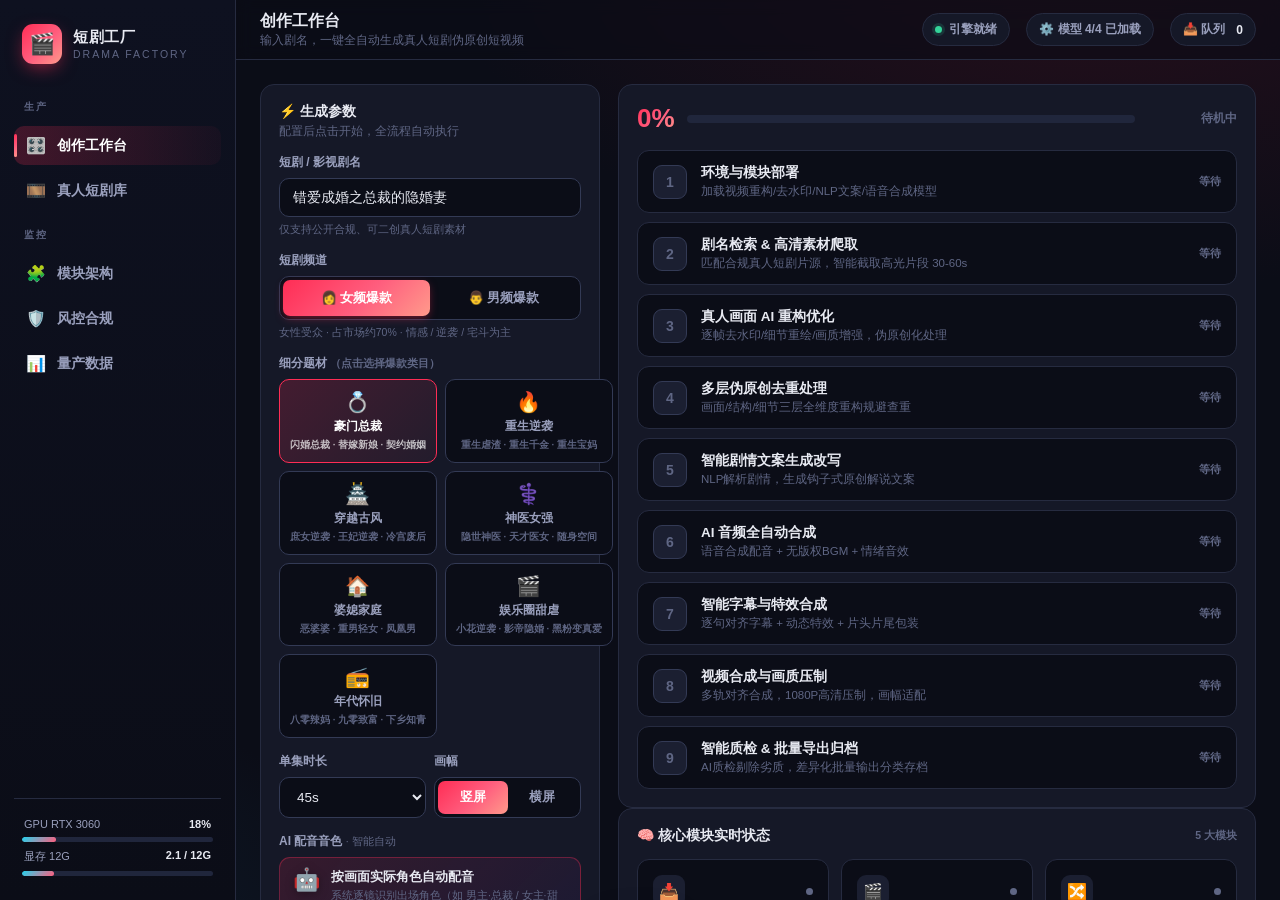
<file: duanjugongchang/index.html>
<!DOCTYPE html>
<html lang="zh-CN">
<head>
<meta charset="UTF-8">
<meta name="viewport" content="width=device-width, initial-scale=1.0">
<title>短剧工厂 · 真人短剧伪原创短视频自动生成系统</title>
<style>
:root{
  --bg:#0b0d17; --panel:#151827; --panel2:#1b1f31;
  --line:#262b40; --line2:#333a55;
  --txt:#e8eaf2; --txt2:#9aa0bd; --txt3:#5f6684;
  --brand:#ff2d55; --brand2:#ff5e7e; --cyan:#22d3ee; --pink:#f472b6;
  --green:#34d399; --amber:#fbbf24; --red:#fb7185; --blue:#60a5fa;
  --grad:linear-gradient(135deg,#ff2d55,#ff5e7e 55%,#ff9a8b);
  --grad2:linear-gradient(135deg,#22d3ee,#ff5e7e);
  --shadow:0 10px 40px -12px rgba(0,0,0,.6);
  --r:14px;
}
*{box-sizing:border-box;margin:0;padding:0}
html,body{height:100%}
body{
  font-family:"PingFang SC","Microsoft YaHei",-apple-system,"Segoe UI",Roboto,sans-serif;
  background:radial-gradient(1200px 700px at 85% -10%,#2a0f1c 0,transparent 55%),
             radial-gradient(1000px 600px at -10% 110%,#0f2233 0,transparent 55%),
             var(--bg);
  color:var(--txt); overflow:hidden;
}
::-webkit-scrollbar{width:9px;height:9px}
::-webkit-scrollbar-thumb{background:#2a3048;border-radius:6px}
::-webkit-scrollbar-thumb:hover{background:#39415f}
::-webkit-scrollbar-track{background:transparent}

.app{display:grid;grid-template-columns:236px 1fr;height:100vh}

/* ---------- Sidebar ---------- */
.side{
  background:linear-gradient(180deg,#0e1120,#0b0d17);
  border-right:1px solid var(--line);
  display:flex;flex-direction:column;padding:18px 14px;gap:6px;
}
.brand{display:flex;align-items:center;gap:11px;padding:6px 8px 18px}
.logo{
  width:40px;height:40px;border-radius:11px;background:var(--grad);
  display:grid;place-items:center;font-size:21px;box-shadow:0 6px 18px -4px rgba(255,45,85,.6);
  position:relative;overflow:hidden;
}
.logo::after{content:"";position:absolute;inset:0;background:linear-gradient(120deg,transparent 40%,rgba(255,255,255,.35) 50%,transparent 60%);
  transform:translateX(-100%);animation:sheen 4s infinite}
@keyframes sheen{0%,60%{transform:translateX(-120%)}100%{transform:translateX(120%)}}
.brand h1{font-size:15px;font-weight:800;letter-spacing:.5px;line-height:1.2}
.brand p{font-size:10.5px;color:var(--txt3);margin-top:2px;letter-spacing:2px}
.nav-t{font-size:10px;color:var(--txt3);letter-spacing:1.5px;padding:12px 10px 6px;font-weight:700}
.nav-i{
  display:flex;align-items:center;gap:11px;padding:10px 12px;border-radius:10px;
  color:var(--txt2);cursor:pointer;font-size:13.5px;font-weight:600;transition:.16s;position:relative;
}
.nav-i .ic{font-size:16px;width:20px;text-align:center}
.nav-i:hover{background:var(--panel2);color:var(--txt)}
.nav-i.on{background:linear-gradient(90deg,rgba(255,45,85,.22),rgba(255,45,85,.04));color:#fff}
.nav-i.on::before{content:"";position:absolute;left:0;top:8px;bottom:8px;width:3px;border-radius:3px;background:var(--grad)}
.side-foot{margin-top:auto;padding:12px 8px 4px;border-top:1px solid var(--line)}
.gpu{font-size:11px;color:var(--txt2);display:flex;justify-content:space-between;margin:7px 2px}
.gpu b{color:var(--txt);font-weight:700}
.bar{height:5px;border-radius:4px;background:#20263c;overflow:hidden;margin:3px 0 2px}
.bar>i{display:block;height:100%;border-radius:4px;background:var(--grad2);transition:width .6s}

/* ---------- Main ---------- */
.main{display:flex;flex-direction:column;overflow:hidden}
.top{
  height:60px;border-bottom:1px solid var(--line);display:flex;align-items:center;
  padding:0 24px;gap:16px;background:rgba(11,13,23,.6);backdrop-filter:blur(8px)
}
.top h2{font-size:16px;font-weight:800}
.top .sub{font-size:12px;color:var(--txt3)}
.top .spacer{flex:1}
.chip{
  display:flex;align-items:center;gap:7px;font-size:12px;color:var(--txt2);
  background:var(--panel);border:1px solid var(--line);padding:7px 12px;border-radius:20px;font-weight:600
}
.dot{width:7px;height:7px;border-radius:50%;background:var(--green);box-shadow:0 0 0 3px rgba(52,211,153,.15)}
.dot.busy{background:var(--amber);box-shadow:0 0 0 3px rgba(251,191,36,.15);animation:pulse 1s infinite}
@keyframes pulse{50%{opacity:.4}}
.content{flex:1;overflow-y:auto;padding:24px}
.view{display:none;animation:fade .35s}
.view.on{display:block}
@keyframes fade{from{opacity:0;transform:translateY(8px)}to{opacity:1;transform:none}}

.card{background:var(--panel);border:1px solid var(--line);border-radius:var(--r);padding:18px}
.card h3{font-size:14px;font-weight:800;display:flex;align-items:center;gap:9px;margin-bottom:2px}
.card h3 .tag{margin-left:auto;font-size:10.5px;color:var(--txt3);font-weight:600}
.card .desc{font-size:12px;color:var(--txt3);margin-bottom:14px}

/* ---------- Console layout ---------- */
.console{display:grid;grid-template-columns:340px 1fr;gap:18px;align-items:start}
@media(max-width:1200px){.console{grid-template-columns:1fr}}

.field{margin-bottom:15px}
.field label{display:block;font-size:12px;font-weight:700;color:var(--txt2);margin-bottom:7px}
.field .hint{font-size:10.5px;color:var(--txt3);font-weight:500}
.inp{
  width:100%;background:var(--bg);border:1px solid var(--line2);color:var(--txt);
  padding:11px 13px;border-radius:10px;font-size:13.5px;font-family:inherit;transition:.15s
}
.inp:focus{outline:none;border-color:var(--brand);box-shadow:0 0 0 3px rgba(255,45,85,.15)}
select.inp{cursor:pointer}
/* AI 配音 · 自动角色匹配指示 */
.voice-auto{display:flex;gap:11px;align-items:flex-start;background:linear-gradient(135deg,rgba(255,45,85,.14),rgba(124,58,237,.06));border:1px solid rgba(255,45,85,.35);border-radius:11px;padding:11px 13px}
.voice-auto .vain{font-size:22px;line-height:1;flex:0 0 auto;filter:drop-shadow(0 2px 5px rgba(0,0,0,.3))}
.voice-auto .vatext b{display:block;font-size:12.5px;color:var(--txt);margin-bottom:2px}
.voice-auto .vatext small{font-size:10.5px;color:var(--txt3);line-height:1.45;display:block}
.pdn{font-size:10px;color:var(--txt3);margin-top:5px;display:block;line-height:1.4}
.styles{display:grid;grid-template-columns:1fr 1fr;gap:8px}
.st{
  border:1px solid var(--line2);border-radius:10px;padding:10px;cursor:pointer;text-align:center;
  font-size:12px;font-weight:700;transition:.15s;background:var(--bg);color:var(--txt2)
}
.st .e{font-size:20px;display:block;margin-bottom:4px}
.st .stags{display:block;font-size:9.5px;font-weight:600;color:var(--txt3);margin-top:4px;line-height:1.35;white-space:nowrap;overflow:hidden;text-overflow:ellipsis}
.st:hover{border-color:var(--brand)}
.st.on{border-color:var(--brand);background:linear-gradient(135deg,rgba(255,45,85,.2),rgba(255,94,126,.06));color:#fff}
.st.on .stags{color:rgba(255,255,255,.72)}
.seg.chan span{font-size:13px;font-weight:800;padding:9px}
.seg.chan span.on{background:var(--grad);color:#fff;box-shadow:0 3px 10px -2px rgba(255,45,85,.5)}
.row{display:flex;gap:8px}
.row .field{flex:1}
.seg{display:flex;background:var(--bg);border:1px solid var(--line2);border-radius:10px;padding:3px}
.seg span{flex:1;text-align:center;padding:8px;font-size:12.5px;font-weight:700;color:var(--txt2);border-radius:7px;cursor:pointer;transition:.15s}
.seg span.on{background:var(--grad);color:#fff}
.slider-wrap{display:flex;align-items:center;gap:12px}
input[type=range]{flex:1;-webkit-appearance:none;height:5px;border-radius:4px;background:#20263c;outline:none}
input[type=range]::-webkit-slider-thumb{-webkit-appearance:none;width:17px;height:17px;border-radius:50%;background:var(--brand);cursor:pointer;box-shadow:0 0 0 4px rgba(255,45,85,.2)}
.sval{font-size:13px;font-weight:800;color:var(--brand2);min-width:52px;text-align:right}
.btn{
  width:100%;border:none;border-radius:11px;padding:14px;font-size:14.5px;font-weight:800;
  cursor:pointer;background:var(--grad);color:#fff;font-family:inherit;transition:.15s;
  box-shadow:0 8px 24px -8px rgba(255,45,85,.7);display:flex;align-items:center;justify-content:center;gap:8px
}
.btn:hover{filter:brightness(1.08);transform:translateY(-1px)}
.btn:disabled{opacity:.45;cursor:not-allowed;transform:none;filter:grayscale(.4)}
.btn.ghost{background:var(--panel2);border:1px solid var(--line2);box-shadow:none;color:var(--txt2);font-size:13px;padding:11px}

/* ---------- Pipeline ---------- */
.stage-head{display:flex;align-items:center;gap:12px;margin-bottom:16px}
.stage-head .big{font-size:26px;font-weight:900;background:var(--grad);-webkit-background-clip:text;background-clip:text;-webkit-text-fill-color:transparent}
.prog-outer{flex:1;height:8px;background:#20263c;border-radius:6px;overflow:hidden}
.prog-inner{height:100%;width:0;background:var(--grad);border-radius:6px;transition:width .5s;position:relative}
.prog-inner::after{content:"";position:absolute;inset:0;background:linear-gradient(90deg,transparent,rgba(255,255,255,.4),transparent);animation:flow 1.2s infinite}
@keyframes flow{100%{transform:translateX(100%)}}

.steps{display:flex;flex-direction:column;gap:9px}
.step{
  display:flex;align-items:center;gap:14px;padding:13px 15px;border-radius:12px;
  background:var(--bg);border:1px solid var(--line);transition:.3s;position:relative;overflow:hidden
}
.step .no{
  width:34px;height:34px;border-radius:9px;background:var(--panel2);display:grid;place-items:center;
  font-weight:800;font-size:14px;color:var(--txt3);flex-shrink:0;border:1px solid var(--line2);transition:.3s
}
.step .info{flex:1;min-width:0}
.step .info b{font-size:13.5px;font-weight:700;display:block}
.step .info small{font-size:11.5px;color:var(--txt3);display:block;margin-top:2px;white-space:nowrap;overflow:hidden;text-overflow:ellipsis}
.step .stt{font-size:11px;font-weight:700;color:var(--txt3);flex-shrink:0}
.step.active{border-color:var(--brand);background:linear-gradient(90deg,rgba(255,45,85,.12),var(--bg))}
.step.active .no{background:var(--grad);color:#fff;border-color:transparent;animation:beat 1s infinite}
.step.active .stt{color:var(--brand2)}
@keyframes beat{50%{box-shadow:0 0 0 6px rgba(255,45,85,.18)}}
.step.done{border-color:rgba(52,211,153,.4)}
.step.done .no{background:rgba(52,211,153,.15);color:var(--green);border-color:rgba(52,211,153,.4)}
.step.done .stt{color:var(--green)}
.step .minibar{position:absolute;bottom:0;left:0;height:2px;background:var(--grad);width:0;transition:width .3s}

/* ---------- Console log ---------- */
.term{
  background:#080a12;border:1px solid var(--line);border-radius:12px;padding:14px 16px;
  height:210px;overflow-y:auto;font-family:"SF Mono","Consolas",monospace;font-size:11.5px;line-height:1.85
}
.term .l{white-space:nowrap}
.term .t{color:var(--txt3)}
.term .g{color:var(--green)}.term .c{color:var(--cyan)}.term .p{color:var(--pink)}
.term .a{color:var(--amber)}.term .m{color:var(--txt2)}.term .r{color:var(--red)}

/* ---------- Modules ---------- */
.mods{display:grid;grid-template-columns:repeat(5,1fr);gap:12px}
@media(max-width:1400px){.mods{grid-template-columns:repeat(3,1fr)}}
@media(max-width:900px){.mods{grid-template-columns:1fr 1fr}}
.mod{background:var(--bg);border:1px solid var(--line);border-radius:12px;padding:15px;transition:.3s}
.mod .mh{display:flex;align-items:center;gap:9px;margin-bottom:10px}
.mod .mi{width:32px;height:32px;border-radius:9px;display:grid;place-items:center;font-size:16px;background:var(--panel2)}
.mod b{font-size:12.5px;font-weight:700}
.mod .load{font-size:10.5px;color:var(--txt3);margin-top:9px;display:flex;justify-content:space-between}
.mod.run{border-color:var(--brand)}
.mod.run .mi{background:var(--grad)}
.led{width:7px;height:7px;border-radius:50%;background:var(--txt3);margin-left:auto}
.mod.run .led{background:var(--amber);animation:pulse 1s infinite}
.mod.ok .led{background:var(--green)}

/* ---------- Douyin-style library ---------- */
.gallery{display:grid;grid-template-columns:repeat(auto-fill,minmax(168px,1fr));gap:16px 14px}
.vid{cursor:pointer;transition:.2s}
.vid:hover{transform:translateY(-4px)}
.vid .thumb{aspect-ratio:9/16;border-radius:12px;position:relative;overflow:hidden;box-shadow:0 6px 18px -8px rgba(0,0,0,.7);display:block}
.vid .thumb>img{width:100%;height:100%;object-fit:cover;display:block;z-index:1;position:relative}
.vid .thumb .grain{position:absolute;inset:0;opacity:.5;background-image:radial-gradient(rgba(255,255,255,.09) 1px,transparent 1px);background-size:4px 4px}
.vid .thumb .pe{font-size:56px;filter:drop-shadow(0 4px 10px rgba(0,0,0,.4));opacity:.92;z-index:1}
.vid .thumb .play{position:absolute;width:42px;height:42px;border-radius:50%;background:rgba(0,0,0,.4);backdrop-filter:blur(4px);display:grid;place-items:center;font-size:15px;color:#fff;z-index:2;border:1px solid rgba(255,255,255,.35)}
.vid .thumb .dur{position:absolute;bottom:8px;right:8px;background:rgba(0,0,0,.65);color:#fff;font-size:10.5px;font-weight:700;padding:3px 7px;border-radius:6px;z-index:2}
.vid .thumb .srctag{position:absolute;top:8px;left:8px;font-size:10px;font-weight:700;padding:3px 8px;border-radius:6px;background:rgba(255,45,85,.85);color:#fff;z-index:2;display:flex;align-items:center;gap:3px}
.vid .vfoot{padding:9px 3px 0}
.vid .vtitle{font-size:12.5px;font-weight:700;line-height:1.38;color:var(--txt);display:-webkit-box;-webkit-line-clamp:2;-webkit-box-orient:vertical;overflow:hidden;height:34px}
.vid .vauthor{display:flex;align-items:center;gap:6px;margin-top:8px}
.vid .vavatar{width:18px;height:18px;border-radius:50%;background:var(--grad2);flex-shrink:0}
.vid .vname{font-size:11px;color:var(--txt3);white-space:nowrap;overflow:hidden;text-overflow:ellipsis;flex:1}
.vid .vplays{font-size:11px;color:var(--txt3);display:flex;align-items:center;gap:3px;flex-shrink:0}
.vid .vplays b{color:var(--brand2);font-weight:800}

/* ---------- Library category layout ---------- */
.lib-layout{display:grid;grid-template-columns:210px 1fr;gap:18px;align-items:start}
@media(max-width:800px){.lib-layout{grid-template-columns:1fr}}
.catlist{display:flex;flex-direction:column;gap:9px;max-height:600px;overflow-y:auto;padding-right:5px}
.cat{border:1px solid var(--line);border-radius:11px;padding:12px 13px;cursor:pointer;background:var(--bg);transition:.15s}
.cat:hover{border-color:var(--brand2)}
.cat.on{border-color:var(--brand);background:linear-gradient(135deg,rgba(255,45,85,.16),var(--bg))}
.cat b{font-size:12.5px;font-weight:700;display:block;white-space:nowrap;overflow:hidden;text-overflow:ellipsis}
.cat small{font-size:11px;color:var(--txt3);display:block;margin-top:4px}
.cat .ctag{display:inline-block;font-size:10.5px;font-weight:700;color:var(--brand2);margin-top:7px}

/* ---------- Stat cards ---------- */
.stats{display:grid;grid-template-columns:repeat(4,1fr);gap:16px}
@media(max-width:900px){.stats{grid-template-columns:1fr 1fr}}
.stat{background:var(--panel);border:1px solid var(--line);border-radius:var(--r);padding:18px;position:relative;overflow:hidden}
.stat .sv{font-size:30px;font-weight:900;letter-spacing:-1px;background:var(--grad);-webkit-background-clip:text;background-clip:text;-webkit-text-fill-color:transparent}
.stat .sl{font-size:12px;color:var(--txt2);font-weight:600;margin-top:3px}
.stat .si{position:absolute;top:14px;right:16px;font-size:22px;opacity:.25}
.stat .trend{font-size:11px;color:var(--green);font-weight:700;margin-top:8px}

/* compliance */
.checklist{display:flex;flex-direction:column;gap:11px}
.chk{display:flex;align-items:center;gap:12px;padding:12px 14px;background:var(--bg);border:1px solid var(--line);border-radius:11px}
.chk .cb{width:24px;height:24px;border-radius:7px;background:rgba(52,211,153,.15);color:var(--green);display:grid;place-items:center;font-size:13px;font-weight:800;flex-shrink:0}
.chk .cb.warn{background:rgba(251,191,36,.15);color:var(--amber)}
.chk b{font-size:13px;font-weight:700}
.chk small{font-size:11.5px;color:var(--txt3);display:block;margin-top:2px}
.chk .pct{margin-left:auto;font-size:13px;font-weight:800;color:var(--green)}

.notice{
  background:linear-gradient(135deg,rgba(251,191,36,.1),rgba(251,113,133,.06));
  border:1px solid rgba(251,191,36,.3);border-radius:12px;padding:14px 16px;font-size:12.5px;color:var(--txt2);line-height:1.7;margin-top:18px
}
.notice b{color:var(--amber)}

.empty{text-align:center;padding:50px 20px;color:var(--txt3)}
.empty .ee{font-size:44px;opacity:.4;margin-bottom:12px}
.empty p{font-size:13px}

.arch{display:flex;flex-direction:column;gap:14px}
.layer{border:1px dashed var(--line2);border-radius:12px;padding:14px;background:var(--bg)}
.layer .lt{font-size:11px;font-weight:800;letter-spacing:1px;color:var(--brand2);margin-bottom:10px}
.layer .lm{display:flex;gap:10px;flex-wrap:wrap}
.lbox{flex:1;min-width:150px;background:var(--panel2);border:1px solid var(--line);border-radius:10px;padding:11px 13px}
.lbox b{font-size:12.5px;display:block}
.lbox small{font-size:11px;color:var(--txt3)}
.flow-arrow{text-align:center;color:var(--txt3);font-size:14px}

.toast{position:fixed;bottom:24px;left:50%;transform:translateX(-50%) translateY(80px);background:var(--panel);border:1px solid var(--brand);border-radius:12px;padding:13px 22px;font-size:13px;font-weight:700;box-shadow:var(--shadow);z-index:99;transition:.4s;display:flex;align-items:center;gap:10px}
.toast.show{transform:translateX(-50%) translateY(0)}

/* ---------- Player modal ---------- */
.player{position:fixed;inset:0;background:rgba(0,0,0,.85);backdrop-filter:blur(8px);display:none;align-items:center;justify-content:center;z-index:200}
.player.show{display:flex;animation:fade .25s}
.pwrap{position:relative;padding-top:34px}
.pframe{width:min(360px,82vw);aspect-ratio:9/16;border-radius:18px;position:relative;overflow:hidden;box-shadow:0 30px 80px -18px rgba(0,0,0,.9);background:#000}
.pframe .pl{position:absolute;inset:0;z-index:1}
.pframe .pl img{width:100%;height:100%;object-fit:cover;position:absolute;inset:0;transition:opacity .28s ease}
/* 胶片颗粒 */
.pframe .grain{position:absolute;inset:0;z-index:2;pointer-events:none;opacity:.05;
  background-image:url("data:image/svg+xml,%3Csvg viewBox='0 0 256 256' xmlns='http://www.w3.org/2000/svg'%3E%3Cfilter id='n'%3E%3CfeTurbulence type='fractalNoise' baseFrequency='.85' numOctaves='4' stitchTiles='stitch'/%3E%3C/filter%3E%3Crect width='100%25' height='100%25' filter='url(%23n)'/%3E%3C/svg%3E");
  background-size:128px 128px;mix-blend-mode:overlay;animation:fGrain .4s steps(6) infinite}
@keyframes fGrain{0%{transform:translate(0,0)}33%{transform:translate(1px,-1px)}66%{transform:translate(-1px,1px)}100%{transform:translate(1px,1px)}}
/* 暗角 */
.pframe .vignette{position:absolute;inset:0;z-index:2;pointer-events:none;
  background:radial-gradient(ellipse at center,transparent 55%,rgba(0,0,0,.45) 100%)}
/* AI水印 */
.pframe .aiwm{position:absolute;bottom:8px;right:10px;z-index:3;font-size:9px;color:rgba(255,255,255,.35);pointer-events:none;letter-spacing:.5px}
/* 视频播放器样式 */
.pemoji{font-size:92px;filter:drop-shadow(0 6px 14px rgba(0,0,0,.5));opacity:.92;z-index:3;position:absolute;transition:opacity .3s}
.player.hasimg .pemoji{opacity:0}
.player.playing.hasimg .pemoji{animation:none}
@keyframes bob{50%{transform:translateY(-10px) scale(1.05)}}
.pbar{position:absolute;top:12px;left:12px;z-index:3;font-size:11px;font-weight:700;color:#fff;background:rgba(255,45,85,.9);padding:3px 9px;border-radius:7px}
.pauth{position:absolute;top:12px;right:12px;z-index:3;font-size:11px;color:#fff;text-shadow:0 1px 4px rgba(0,0,0,.8);text-align:right;max-width:55%}
.pauth b{display:block;font-weight:700}
.psub{position:absolute;bottom:66px;left:0;right:0;z-index:3;text-align:center;padding:0 22px;font-size:14px;font-weight:700;color:#fff;text-shadow:0 2px 8px rgba(0,0,0,.95);line-height:1.5;transition:opacity .25s}
.pcontrols{position:absolute;bottom:0;left:0;right:0;z-index:3;padding:26px 16px 14px;background:linear-gradient(transparent,rgba(0,0,0,.65))}
.pprogress{height:4px;background:rgba(255,255,255,.22);border-radius:4px;overflow:hidden;margin-bottom:11px;cursor:pointer}
.pprogress>i{display:block;height:100%;background:#ff2d55;width:0;border-radius:4px}
.prow{display:flex;align-items:center;gap:12px;color:#fff;font-size:12px}
.pplay{width:36px;height:36px;border-radius:50%;background:#ff2d55;border:none;color:#fff;cursor:pointer;font-size:15px;display:grid;place-items:center;flex-shrink:0}
.ptime{font-variant-numeric:tabular-nums;font-weight:700;font-size:11.5px}
.pvol{width:32px;height:32px;border-radius:50%;background:rgba(255,255,255,.15);border:none;color:#fff;cursor:pointer;font-size:15px;display:grid;place-items:center;flex-shrink:0;transition:background .2s}
.pvol:hover{background:rgba(255,255,255,.3)}
.pmute-hint{position:absolute;inset:0;z-index:8;display:none;align-items:center;justify-content:center;background:rgba(0,0,0,.35);cursor:pointer;animation:mhPulse 1.8s ease-in-out infinite}
.pmute-hint span{padding:10px 22px;border-radius:30px;background:rgba(255,45,85,.9);color:#fff;font-size:14px;font-weight:700;letter-spacing:.5px;pointer-events:none}
@keyframes mhPulse{0%,100%{opacity:1}50%{opacity:.55}}
.peq{margin-left:auto;display:flex;gap:3px;align-items:flex-end;height:16px}
.peq i{width:3px;background:#fff;height:6px;border-radius:2px;animation:eq .8s ease-in-out infinite}
.peq i:nth-child(2){animation-delay:.2s}.peq i:nth-child(3){animation-delay:.4s}.peq i:nth-child(4){animation-delay:.1s}
@keyframes eq{50%{height:16px}}
.player:not(.playing) .peq i{animation-play-state:paused;height:6px}
.pclose{position:absolute;top:0;right:0;width:34px;height:34px;border-radius:50%;background:rgba(255,255,255,.12);border:none;color:#fff;font-size:17px;cursor:pointer;display:grid;place-items:center}
.pclose:hover{background:rgba(255,45,85,.8)}

/* ---------- Detail / Copywrite panel ---------- */
.pdetail{
  position:absolute;top:0;bottom:0;right:0;width:min(340px,60vw);
  background:var(--panel);border-left:1px solid var(--line);overflow-y:auto;
  padding:20px 18px;display:none;flex-direction:column;gap:14px;z-index:5;
}
.player.showDetail .pdetail{display:flex;animation:slideL .3s ease}
@keyframes slideL{from{transform:translateX(30px);opacity:0}}
.pdetail .pdh{display:flex;align-items:center;gap:10px;margin-bottom:4px}
.pdetail .pdh b{font-size:15px;font-weight:800}
.pdetail .pdh span{font-size:10px;color:var(--txt3);background:var(--brand2);color:#fff;padding:2px 7px;border-radius:6px;font-weight:700}
.pdsec{background:var(--bg);border:1px solid var(--line);border-radius:11px;padding:13px 14px}
.pdsec h4{font-size:11.5px;color:var(--brand2);font-weight:800;letter-spacing:.5px;margin-bottom:8px;display:flex;align-items:center;gap:6px}
.pdsec p{font-size:12.5px;color:var(--txt2);line-height:1.75}
.pdsec .kws{display:flex;flex-wrap:wrap;gap:6px;margin-top:9px}
.kw{font-size:10.5px;padding:4px 9px;border-radius:7px;background:rgba(124,92,255,.14);color:#c4b5fd;font-weight:700}
.pdcopy{width:100%;border:none;border-radius:8px;padding:8px 12px;font-size:11.5px;font-family:inherit;
  cursor:pointer;background:linear-gradient(135deg,var(--panel2),var(--panel));color:var(--txt2);
  border:1px solid var(--line2);transition:.15s;font-weight:600}
.pdcopy:hover{border-color:var(--brand2);color:var(--brand2)}
.pdtoggle{margin-left:auto;width:34px;height:34px;border-radius:9px;background:var(--panel2);border:1px solid var(--line2);color:var(--txt2);cursor:pointer;display:grid;place-items:center;font-size:15px;flex-shrink:0}
.pdtoggle:hover{border-color:var(--brand2);color:var(--brand2)}
/* ===== 角色 AI 自动规划 ===== */
.role-out{margin-top:14px}
.rp-head{display:flex;justify-content:space-between;align-items:center;gap:10px;flex-wrap:wrap;margin-bottom:12px}
.rp-head b{font-size:15px;color:var(--txt)}
.tier-bar{display:grid;grid-template-columns:repeat(4,1fr);gap:10px;margin-bottom:16px}
.tb{background:var(--bg);border:1px solid var(--line2);border-radius:10px;padding:10px;text-align:center}
.tb b{display:block;font-size:20px;line-height:1.1}
.tb span{font-size:11px;color:var(--txt3)}
.tb-S{border-color:rgba(255,45,85,.55)} .tb-S b{color:#ff2d55}
.tb-A{border-color:rgba(255,149,0,.55)} .tb-A b{color:#ff9500}
.tb-B{border-color:rgba(90,141,238,.55)} .tb-B b{color:#5a8dee}
.tb-C{border-color:rgba(150,160,180,.55)} .tb-C b{color:#9aa3b5}
.role-sec{margin-bottom:16px}
.role-sec-t{font-weight:800;font-size:13.5px;margin-bottom:9px;display:flex;align-items:center;gap:6px;flex-wrap:wrap}
.role-sec-t small{font-weight:500;color:var(--txt3);font-size:11px}
.role-grid{display:grid;grid-template-columns:repeat(auto-fill,minmax(215px,1fr));gap:11px}
.rcard{background:var(--bg);border:1px solid var(--line2);border-left:3px solid var(--line2);border-radius:10px;padding:11px 12px}
.rt-S{border-left-color:#ff2d55}.rt-A{border-left-color:#ff9500}.rt-B{border-left-color:#5a8dee}.rt-C{border-left-color:#9aa3b5}
.rc-top{display:flex;align-items:center;gap:8px;margin-bottom:4px}
.rtier{font-size:11px;font-weight:800;color:#fff;border-radius:5px;padding:1px 7px}
.rtier.rt-S{background:#ff2d55}.rtier.rt-A{background:#ff9500}.rtier.rt-B{background:#5a8dee}.rtier.rt-C{background:#9aa3b5}
.rname{font-weight:800;font-size:14px;color:var(--txt)}
.rrole{font-size:11.5px;color:var(--txt2);margin-bottom:8px}
.rlabels div{font-size:11.5px;color:var(--txt2);margin:3px 0;line-height:1.45}
.rlabels i{display:inline-block;width:30px;color:var(--txt3);font-style:normal;font-weight:700}
.rmeta{display:flex;gap:10px;flex-wrap:wrap;margin-top:8px;font-size:11px;color:var(--txt3);border-top:1px dashed var(--line2);padding-top:7px}
.rsteps{margin-top:6px;background:var(--bg);border:1px solid var(--line2);border-radius:10px;padding:13px}
.rsteps h4{margin:0 0 4px;font-size:13px;color:var(--txt)}
.rstep{display:flex;gap:10px;margin:9px 0;font-size:12.5px;line-height:1.55}
.rstep>b{display:flex;color:#fff;background:var(--grad);border-radius:50%;width:22px;height:22px;align-items:center;justify-content:center;font-size:12px;flex:none}
.rstep .rtx{color:var(--txt2)}
.rstep .rtx>b{display:inline;width:auto;height:auto;background:none;color:var(--txt);font-size:12.5px;margin-right:4px}
/* ===== 短剧AI批量自动化配置 ===== */
.auto-ov{display:grid;grid-template-columns:repeat(4,1fr);gap:10px;margin:8px 0 16px}
.aov{background:var(--bg);border:1px solid var(--line2);border-radius:10px;padding:11px 6px;text-align:center}
.aov b{display:block;font-size:19px;color:var(--brand);line-height:1.15}
.aov span{font-size:10.5px;color:var(--txt3);display:block;margin-top:2px}
.auto-lbl{font-size:12.5px;font-weight:800;color:var(--txt);margin:14px 0 8px;display:flex;align-items:center;gap:6px}
.auto-lbl small{font-weight:500;color:var(--txt3);font-size:11px}
.auto-steps{display:flex;flex-direction:column;gap:7px}
.astep{display:flex;align-items:center;gap:10px;background:var(--bg);border:1px solid var(--line2);border-radius:9px;padding:9px 11px;transition:.15s}
.astep.off{opacity:.45}
.astep .ai{font-size:16px;flex:none;width:22px;text-align:center}
.astep .atx{flex:1;min-width:0}
.astep .atx b{font-size:12.5px;color:var(--txt);display:block}
.astep .atx small{font-size:11px;color:var(--txt3);display:block;line-height:1.42;margin-top:1px}
.astep .alayer{font-size:10px;color:var(--txt3);border:1px solid var(--line2);border-radius:5px;padding:2px 6px;flex:none;white-space:nowrap}
.sw{position:relative;width:38px;height:21px;flex:none;cursor:pointer}
.sw input{display:none}
.sw i{position:absolute;inset:0;background:var(--line2);border-radius:11px;transition:.2s;display:block}
.sw i:before{content:'';position:absolute;width:17px;height:17px;border-radius:50%;background:#fff;top:2px;left:2px;transition:.2s}
.sw input:checked+i{background:var(--grad)}
.sw input:checked+i:before{transform:translateX(17px)}
.strat-box{display:flex;flex-wrap:wrap;gap:8px}
.schip{border:1px solid var(--line2);border-radius:8px;padding:7px 10px;cursor:pointer;font-size:11.5px;color:var(--txt2);background:var(--bg);user-select:none;transition:.15s;min-width:96px}
.schip.on{border-color:var(--brand);color:var(--brand);background:rgba(255,45,85,.08)}
.schip b{color:inherit;font-weight:700;display:block}
.schip small{display:block;font-size:10px;color:var(--txt3);margin-top:1px}
.schip.on small{color:var(--brand)}
.auto-out{margin-top:16px}
.ao-sec{margin-bottom:15px}
.ao-sec h4{font-size:13px;color:var(--txt);margin:0 0 8px;display:flex;align-items:center;gap:6px;flex-wrap:wrap}
.ao-sec h4 span{font-weight:500;color:var(--txt3);font-size:11px}
.ao-line{display:flex;justify-content:space-between;gap:12px;font-size:12px;padding:7px 0;border-bottom:1px dashed var(--line2);color:var(--txt2);line-height:1.5}
.ao-line b{color:var(--txt);font-weight:700;text-align:right}
.ao-plan{background:var(--bg);border:1px solid var(--line2);border-radius:10px;padding:12px 14px}
.ao-flow{counter-reset:af;background:var(--bg);border:1px solid var(--line2);border-radius:10px;padding:6px 14px}
.ao-fstep{display:flex;gap:10px;padding:9px 0;border-bottom:1px dashed var(--line2);font-size:12px;line-height:1.5}
.ao-fstep:last-child{border-bottom:none}
.ao-fstep>b{flex:none;width:22px;height:22px;border-radius:50%;background:var(--grad);color:#fff;display:flex;align-items:center;justify-content:center;font-size:11px}
.ao-fstep .aft b{color:var(--txt)}
.ao-fstep .aft{color:var(--txt2)}
.ao-fstep .aft small{color:var(--txt3);display:block;font-size:11px;margin-top:1px}
.ao-mtx{display:flex;flex-wrap:wrap;gap:7px;margin-top:2px}
.ao-tag{font-size:11px;background:rgba(255,45,85,.08);border:1px solid rgba(255,45,85,.3);color:var(--brand);border-radius:6px;padding:3px 8px}
.ao-note{font-size:11px;color:var(--txt3);margin-top:8px;line-height:1.55;padding-left:2px}
</style>
</head>
<body>
<div class="app">
  <!-- Sidebar -->
  <aside class="side">
    <div class="brand">
      <div class="logo">🎬</div>
      <div><h1>短剧工厂</h1><p>DRAMA FACTORY</p></div>
    </div>
    <div class="nav-t">生产</div>
    <div class="nav-i on" data-v="console"><span class="ic">🎛️</span>创作工作台</div>
    <div class="nav-i" data-v="library"><span class="ic">🎞️</span>真人短剧库</div>
    <div class="nav-t">监控</div>
    <div class="nav-i" data-v="modules"><span class="ic">🧩</span>模块架构</div>
    <div class="nav-i" data-v="compliance"><span class="ic">🛡️</span>风控合规</div>
    <div class="nav-i" data-v="data"><span class="ic">📊</span>量产数据</div>
    <div class="side-foot">
      <div class="gpu"><span>GPU RTX 3060</span><b id="gpuPct">18%</b></div>
      <div class="bar"><i id="gpuBar" style="width:18%"></i></div>
      <div class="gpu"><span>显存 12G</span><b id="vramTxt">2.1 / 12G</b></div>
      <div class="bar"><i id="vramBar" style="width:17%"></i></div>
    </div>
  </aside>

  <!-- Main -->
  <div class="main">
    <div class="top">
      <div>
        <h2 id="topTitle">创作工作台</h2>
        <div class="sub" id="topSub">输入剧名，一键全自动生成真人短剧伪原创短视频</div>
      </div>
      <div class="spacer"></div>
      <div class="chip"><span class="dot" id="engineDot"></span><span id="engineTxt">引擎就绪</span></div>
      <div class="chip">⚙️ 模型 4/4 已加载</div>
      <div class="chip">📥 队列 <b style="color:var(--txt);margin-left:4px" id="queueTxt">0</b></div>
    </div>

    <div class="content">
      <!-- ===== Console ===== -->
      <section class="view on" id="view-console">
        <div class="console">
          <!-- Input panel -->
          <div class="card">
            <h3>⚡ 生成参数</h3>
            <div class="desc">配置后点击开始，全流程自动执行</div>
            <div class="field">
              <label>短剧 / 影视剧名</label>
              <input class="inp" id="inTitle" placeholder="例如：错爱成婚之总裁的隐婚妻" value="错爱成婚之总裁的隐婚妻">
              <div class="hint" style="margin-top:6px">仅支持公开合规、可二创真人短剧素材</div>
            </div>
            <div class="field">
              <label>短剧频道</label>
              <div class="seg chan" id="chanBox">
                <span class="on" data-c="女频爆款">👩 女频爆款</span>
                <span data-c="男频爆款">👨 男频爆款</span>
              </div>
              <div class="hint" id="chanHint" style="margin-top:6px">女性受众 · 占市场约70% · 情感 / 逆袭 / 宅斗为主</div>
            </div>
            <div class="field">
              <label>细分题材 <span style="font-weight:600;color:var(--txt3);font-size:11px">（点击选择爆款类目）</span></label>
              <div class="styles" id="styleBox"></div>
            </div>
            <div class="row">
              <div class="field">
                <label>单集时长</label>
                <select class="inp" id="inDur">
                  <option>30s</option><option selected>45s</option><option>60s</option><option>90s</option>
                </select>
              </div>
              <div class="field">
                <label>画幅</label>
                <div class="seg" id="ratioBox">
                  <span class="on" data-r="9:16">竖屏</span><span data-r="16:9">横屏</span>
                </div>
              </div>
            </div>
            <div class="field">
              <label>AI 配音音色 <span class="hint">· 智能自动</span></label>
              <div class="voice-auto" id="voiceAuto">
                <span class="vain">🤖</span>
                <div class="vatext">
                  <b>按画面实际角色自动配音</b>
                  <small>系统逐镜识别出场角色（如 男主·总裁 / 女主·甜宠），自动分配匹配音色分轨 AI 配音，无需手动选择</small>
                </div>
              </div>
            </div>
            <div class="field">
              <label>批量生成数量 <span class="hint" id="batchHint">· 200 条差异化</span></label>
              <div class="slider-wrap">
                <input type="range" id="inBatch" min="1" max="200" value="200" step="1">
                <span class="sval" id="batchVal">200 条</span>
              </div>
            </div>
            <div class="field">
              <label>伪原创强度 <span class="hint" id="ppHint">· 推荐 高</span></label>
              <div class="slider-wrap">
                <input type="range" id="inPP" min="60" max="99" value="88">
                <span class="sval" id="ppVal">88%</span>
              </div>
            </div>
            <button class="btn" id="genBtn"><span>🚀</span> 开始全自动生成</button>
            <button class="btn ghost" id="stopBtn" style="margin-top:8px;display:none">■ 停止任务</button>
          </div>

          <!-- Pipeline + modules -->
          <div class="grid" style="gap:18px">
            <div class="card">
              <div class="stage-head">
                <div class="big" id="progPct">0%</div>
                <div class="prog-outer"><div class="prog-inner" id="progBar"></div></div>
                <div class="stt" id="stageName" style="font-size:12px;color:var(--txt3);font-weight:700;min-width:90px;text-align:right">待机中</div>
              </div>
              <div class="steps" id="steps"></div>
            </div>

            <div class="card">
              <h3>🧠 核心模块实时状态 <span class="tag">5 大模块</span></h3>
              <div class="desc"></div>
              <div class="mods" id="mods"></div>
            </div>

            <div class="card">
              <h3>💻 生成日志 <span class="tag" id="logCount">0 条</span></h3>
              <div class="desc"></div>
              <div class="term" id="term"><div class="l t"># 等待任务启动...</div></div>
            </div>

            <!-- 角色 AI 自动规划 -->
            <div class="card">
              <h3>🎭 角色 AI 自动规划 <span class="tag">按剧名智能生成</span></h3>
              <div class="desc">输入短剧 / 影视剧名，AI 依据「剧情功能 + 戏份权重 + 题材模板」自动规划完整角色架构</div>
              <div class="field">
                <label>短剧 / 影视剧名</label>
                <input class="inp" id="roleTitle" placeholder="例如：错爱成婚之总裁的隐婚妻" value="错爱成婚之总裁的隐婚妻">
              </div>
              <div class="field">
                <label>题材人设模板 <span class="hint">· 可选自动识别</span></label>
                <select class="inp" id="roleGenre">
                  <option value="auto">🤖 自动识别（按剧名推断）</option>
                  <option value="逆袭复仇类">逆袭复仇类（赘婿/弃妇/千金归来/神医）</option>
                  <option value="甜宠霸总类">甜宠霸总类（冷面总裁 × 小白花）</option>
                  <option value="古风穿越仙侠类">古风穿越 / 仙侠短打</option>
                  <option value="家庭婆媳现实类">家庭婆媳现实短剧</option>
                </select>
              </div>
              <button class="btn" id="roleGenBtn"><span>🤖</span> AI 自动规划角色</button>
              <button class="btn ghost" id="roleCopyBtn" style="margin-top:8px">📋 复制角色方案</button>
              <div id="roleOut" class="role-out">
                <div class="empty" style="grid-column:1/-1"><div class="ee">🎭</div><p>输入剧名并选择题材，点击「AI 自动规划角色」生成完整角色架构</p></div>
              </div>
            </div>

            <!-- 短剧 AI 批量自动化配置 -->
            <div class="card">
              <h3>⚙️ 短剧 AI 批量自动化配置 <span class="tag">9 步全流水线</span></h3>
              <div class="desc">依据《完整制作流程方案》九大步骤，配置无人值守批量量产，与左侧「批量生成数量」实时联动</div>
              <div class="auto-ov" id="autoOv"></div>
              <div class="field">
                <label>GPU 并发线程 <span class="hint" id="thrHint">· 3 线程并行（12G 显存推荐 2-4）</span></label>
                <div class="slider-wrap">
                  <input type="range" id="inThreads" min="1" max="6" value="3" step="1">
                  <span class="sval" id="thrVal">3 线程</span>
                </div>
              </div>
              <div class="auto-lbl">🔧 九步流水线自动化 <small>（开关控制该环节是否参与本批量产）</small></div>
              <div class="auto-steps" id="autoSteps"></div>
              <div class="auto-lbl">🔀 批量差异化策略 <small>（步骤4去重核心 · 点选参与轮换的维度，越多越防查重）</small></div>
              <div class="strat-box" id="stratBox"></div>
              <button class="btn" id="autoGenBtn" style="margin-top:16px"><span>⚙️</span> 生成批量自动化配置方案</button>
              <button class="btn ghost" id="autoCopyBtn" style="margin-top:8px">📋 复制配置方案</button>
              <div id="autoOut" class="auto-out">
                <div class="empty"><div class="ee">⚙️</div><p>设置并发线程与差异化策略，点击「生成批量自动化配置方案」输出完整量产配置</p></div>
              </div>
            </div>
          </div>
        </div>
      </section>

      <!-- ===== Library (Douyin-style) ===== -->
      <section class="view" id="view-library">
        <div class="card" style="margin-bottom:18px">
          <h3>🎞️ 真人短剧成片库 <span class="tag" id="libCount">0 条</span></h3>
          <div class="desc">每次生成自动归入独立类目 · 点击左侧类目筛选，点击成片即可播放</div>
          <div class="lib-layout">
            <div class="catlist" id="catlist">
              <div class="cat on" data-b="all"><b>全部成片</b><span class="ctag" id="allCount">0 条 · 0 个类目</span></div>
            </div>
            <div class="gallery" id="gallery">
              <div class="empty" style="grid-column:1/-1"><div class="ee">🎬</div><p>暂无成片，请到「创作工作台」启动生成任务</p></div>
            </div>
          </div>
        </div>
      </section>

      <!-- ===== Modules / Arch ===== -->
      <section class="view" id="view-modules">
        <div class="card">
          <h3>🧩 系统模块架构（三层九步）</h3>
          <div class="desc">基础搭建层 → 智能生成层 → 成品输出层，全程自动化闭环</div>
          <div class="arch" id="archBox"></div>
        </div>
        <div class="notice">
          <b>⚙️ 技术原理：</b> 系统核心 = AI视觉重构(去水印/细节重绘/画质增强) + 智能语义解析(NLP) + 视频帧重构 + 音频合成 + 非线性剪辑。对真人短剧素材做像素级伪原创重构，从根源实现原创化与去重。
        </div>
      </section>

      <!-- ===== Compliance ===== -->
      <section class="view" id="view-compliance">
        <div class="grid" style="grid-template-columns:1.4fr 1fr;gap:18px" id="compGrid">
          <div class="card">
            <h3>🛡️ 风控合规检测 <span class="tag" id="compScore">综合 96 分</span></h3>
            <div class="desc">针对平台原创审核机制的多维度自动风控</div>
            <div class="checklist" id="checklist"></div>
          </div>
          <div class="card">
            <h3>📉 查重规避维度</h3>
            <div class="desc">全维度差异化，每条视频独立原创</div>
            <div id="dedup"></div>
          </div>
        </div>
        <div class="notice">
          <b>⚠️ 合规红线：</b> 仅可使用公开合规、可二创真人短剧素材；禁止抓取院线未下架、独家版权、付费专属内容。AI 重构仅解决平台搬运查重，不等同于完全商用版权，禁止用于广告带货、付费售卖等商用场景。内置敏感内容过滤模型自动拦截涉政/涉暴/低俗/违禁画面。
        </div>
      </section>

      <!-- ===== Data ===== -->
      <section class="view" id="view-data">
        <div class="stats" style="margin-bottom:18px">
          <div class="stat"><div class="si">🎬</div><div class="sv" id="d1">327</div><div class="sl">今日已生成(条)</div><div class="trend">▲ 全自动无人值守</div></div>
          <div class="stat"><div class="si">⏱️</div><div class="sv" id="d2">3.8</div><div class="sl">平均单集约耗时(分)</div><div class="trend">▲ 多线程并行</div></div>
          <div class="stat"><div class="si">✅</div><div class="sv" id="d3">98.6%</div><div class="sl">质检通过率</div><div class="trend">▲ AI 自动剔除劣质</div></div>
          <div class="stat"><div class="si">🛡️</div><div class="sv" id="d4">96</div><div class="sl">平均原创合规分</div><div class="trend">▲ 全维度去重</div></div>
        </div>
        <div class="grid" style="grid-template-columns:1fr 1fr;gap:18px">
          <div class="card">
            <h3>📊 近 7 日产量趋势</h3>
            <div class="desc"></div>
            <div id="chart" style="height:180px;display:flex;align-items:flex-end;gap:10px;padding-top:10px"></div>
          </div>
          <div class="card">
            <h3>🎭 题材分布</h3>
            <div class="desc"></div>
            <div id="styleDist" style="display:flex;flex-direction:column;gap:14px;padding-top:6px"></div>
          </div>
        </div>
      </section>
    </div>
  </div>
</div>
<div class="player" id="player">
  <div class="pwrap">
    <button class="pclose" id="pClose">✕</button>
    <div class="pframe" id="pFrame">
      <video id="pVideo" playsinline preload="auto" style="width:100%;height:100%;object-fit:cover;position:absolute;inset:0;z-index:1;background:#000"></video>
      <div class="grain"></div>
      <div class="vignette"></div>
      <div class="pemoji" id="pEmoji">🌆</div>
      <span class="aiwm">图片由AI生成</span>
      <div class="pbar">🔥 真人短剧</div>
      <div class="pauth" id="pAuth"><b>剧情放映厅</b>12.3w 播放</div>
      <div class="psub" id="pSub"></div>
      <div class="pmute-hint" id="pMuteHint" style="display:none"><span>🔊 点击开启声音</span></div>
      <div class="pcontrols">
        <div class="pprogress" id="pProgress"><i id="pProg"></i></div>
        <div class="prow">
          <button class="pplay" id="pPlay">▶</button>
          <span class="ptime" id="pTime">0:00 / 0:45</span>
          <button class="pvol" id="pVol" title="开关声音">🔊</button>
          <div class="peq"><i></i><i></i><i></i><i></i></div>
          <button class="pdtoggle" id="pToggleDetail" title="查看文案详情">📋</button>
        </div>
      </div>
    </div>
    <!-- Detail / Copywrite panel -->
    <div class="pdetail" id="pdetail">
      <div class="pdh"><b id="pdTitle">剧名</b><span id="pdTag">原创 96%</span></div>
      <div id="pdBody"></div>
    </div>
  </div>
</div>
<div class="toast" id="toast"><span>✅</span><span id="toastMsg"></span></div>

<script>
/* ============ data ============ */
const STEPS=[
 {t:"环境与模块部署",d:"加载视频重构/去水印/NLP文案/语音合成模型",m:0},
 {t:"剧名检索 & 高清素材爬取",d:"匹配合规真人短剧片源，智能截取高光片段 30-60s",m:0},
 {t:"真人画面 AI 重构优化",d:"逐帧去水印/细节重绘/画质增强，伪原创化处理",m:1},
 {t:"多层伪原创去重处理",d:"画面/结构/细节三层全维度重构规避查重",m:2},
 {t:"智能剧情文案生成改写",d:"NLP解析剧情，生成钩子式原创解说文案",m:3},
 {t:"AI 音频全自动合成",d:"语音合成配音 + 无版权BGM + 情绪音效",m:3},
 {t:"智能字幕与特效合成",d:"逐句对齐字幕 + 动态特效 + 片头片尾包装",m:3},
 {t:"视频合成与画质压制",d:"多轨对齐合成，1080P高清压制，画幅适配",m:4},
 {t:"智能质检 & 批量导出归档",d:"AI质检剔除劣质，差异化批量输出分类存档",m:4},
];
const MODS=[
 {i:"📥",n:"素材采集解析"},
 {i:"🎬",n:"AI重构优化"},
 {i:"🔀",n:"伪原创去重"},
 {i:"📝",n:"智能内容包装"},
 {i:"📦",n:"合成输出质检"},
];
const LOGS=[
 ["加载模型: video_refine_v3 / nlp_script / tts_hifi / subtitle_fx","g"],
 ["✓ 4个核心模型部署完成，本地离线推理就绪","g"],
 ["检索片源: 匹配到合规真人短剧高清片源 1080P","c"],
 ["内容识别: 分割正片，剔除片头/广告/注水片段","m"],
 ["✓ 智能截取高光片段 × {N} (冲突/反转/名场面)","c"],
 ["帧拆解: 按24帧/秒拆解为单帧图片序列","p"],
 ["AI重构: 逐帧去水印 + 细节重绘 [{STYLE}]...","p"],
 ["✓ 画质增强完成，无残留水印/无崩坏","g"],
 ["去重-画面层: 帧率微调/变速0.9-1.1x/色温偏移","a"],
 ["去重-结构层: 重排片段/微转场/时间线重构","a"],
 ["去重-细节层: 粒子特效/光影滤镜/边框叠加","a"],
 ["NLP解析: 抓取剧情梗概/人物关系/冲突亮点","m"],
 ["文案生成: 开头钩子 + 剧情讲解 + 结尾互动","c"],
 ["✓ 多版本剧情文案改写完成，规避查重","g"],
 ["TTS配音: 🤖 自动识别画面角色 → {ROLES}，分轨智能配音","p"],
 ["BGM匹配: 无版权曲库自动配乐 + 音量平衡","m"],
 ["字幕: 语音转字幕逐句对齐 + 动态特效","c"],
 ["合成: 视频/音频/字幕/特效多轨对齐...","m"],
 ["压制: 1080P {RATIO} 高清输出","c"],
 ["质检: 画质/音画同步/字幕/合规 全部通过","g"],
 ["✓ 批量导出 {N} 条差异化真人短剧，分类归档完成","g"],
];
const CHECKS=[
 ["画面原创兜底","AI细节重绘+去水印，全新生成画面内容",99],
 ["文案去重","多版本同义改写 / 句式重构",97],
 ["音频差异化","音色 + BGM + 音效随机组合",95],
 ["剪辑节奏差异","片段重排 / 变速 / 时间线重构",96],
 ["敏感内容过滤","涉政/涉暴/低俗/违禁自动拦截",100,"warn"],
];
const DEDUP=[["画面层","帧率·变速·色温·裁剪·动态模糊",92],["结构层","片段重排·微转场·过渡帧",88],["细节层","粒子·光影·边框·质感",90],["文案层","同义替换·句式重构·语序",94],["音频层","音色·BGM·音效混搭",89]];
const GRAD_BG=[
 "linear-gradient(160deg,#3b0764,#ff2d55,#fda4af)",
 "linear-gradient(160deg,#1e3a8a,#7c3aed,#c4b5fd)",
 "linear-gradient(160deg,#831843,#be123c,#fecdd3)",
 "linear-gradient(160deg,#164e63,#0ea5e9,#bae6fd)",
 "linear-gradient(160deg,#7c2d12,#ea580c,#fed7aa)",
 "linear-gradient(160deg,#134e4a,#10b981,#a7f3d0)",
];
/* ===== 双频道爆款题材库(女频占市场约70% / 男频爽感流) ===== */
const GENRE_DATA={
  "女频爆款":[
    {name:"豪门总裁",emoji:"💍",tags:["闪婚总裁","替嫁新娘","契约婚姻","先婚后爱","豪门弃妇","真假千金","高冷霸总","豪门恩怨"],
     subs:["闪婚三个月，我竟是他藏了五年的白月光。","替嫁进豪门，冷面总裁却对我百般宠溺。","这份契约，从一开始就是他布下的局。","傅太太，其实先动心的人，是我。","真假千金的身份，今天当众揭穿。"]},
    {name:"重生逆袭",emoji:"🔥",tags:["重生虐渣","重生千金","重生宝妈","重回十八岁","嫡女重生","侯府重生","手撕渣男","搞事业复仇"],
     subs:["重活一世，这一次换我手撕渣男贱女。","前世你害我家破人亡，今生我加倍奉还。","重生回到十八岁，我要改写整个人生。","这一世，我再也不会为你低头。","上天给我重来一次的机会，我绝不浪费。"]},
    {name:"穿越古风",emoji:"🏯",tags:["庶女逆袭","王妃逆袭","冷宫废后","神医王妃","毒妃","锦绣宅斗","古今穿越","凤鸣天下"],
     subs:["一朝穿越，我从庶女一步步走上凤位。","冷宫废后又如何，本宫照样翻手为云。","王爷，你的毒，只有我能解。","这后宅深深，我便自己闯出一条生路。","从今往后，我的命由我不由天。"]},
    {name:"神医女强",emoji:"⚕️",tags:["隐世神医","天才医女","随身空间","鬼手神医","玄学风水","一针救命","下山打脸","异能女主"],
     subs:["一根银针，救回了所有人放弃的病人。","隐世下山，权贵却要排队求我出手。","看不起我？今天让你们跪着求医。","我的随身空间，装得下整座灵药山。","天机不可泄露，但你的命，我保了。"]},
    {name:"婆媳家庭",emoji:"🏠",tags:["恶婆婆","重男轻女","凤凰男","全职主妇逆袭","彩礼矛盾","娘家吸血","二婚家庭","原生家庭"],
     subs:["这个家，我忍够了，今天必须说清楚。","重男轻女的下场，就是老无所依。","全职主妇怎么了？离开你我活得更好。","我的付出，不该被你们视作理所当然。","这一次，我只为自己而活。"]},
    {name:"娱乐圈甜虐",emoji:"🎬",tags:["小花逆袭","影帝隐婚","黑粉变真爱","顶流甜宠","经纪人陷害","翻盘打脸","隐藏大佬","一夜爆红"],
     subs:["十八线小花，一夜之间杀成顶流。","影帝的隐婚妻子，竟然是我。","黑我最狠的那个人，最后爱我最深。","被陷害又如何，我照样华丽翻盘。","这个圈子，我杀回来了。"]},
    {name:"年代怀旧",emoji:"📻",tags:["八零辣妈","九零致富","下乡知青","改革开放","重回年代","搞钱逆袭","万元户","供销社"],
     subs:["八零年代，我这个辣妈要带全家发家致富。","抓住这波改革开放，我就是第一个万元户。","下乡的日子苦，可我偏要活出个样子。","这个年代，遍地都是黄金机会。","重回八零，我要把失去的都赚回来。"]}
  ],
  "男频爆款":[
    {name:"战神回归",emoji:"⚔️",tags:["龙王归来","战神赘婿","五年隐忍","修罗王","身份曝光","全城下跪","入赘打脸","王者归来"],
     subs:["五年隐忍，龙王归来，这座城我说了算。","入赘被羞辱？我的真实身份足以让你们跪下。","当年赶我走的人，如今求我回来。","一声令下，全城大佬俯首称臣。","这一次，谁也别想动我的家人。"]},
    {name:"神医圣手",emoji:"🩺",tags:["隐世神医","下山救人","权贵求医","打脸势利","医道无双","起死回生","前女友悔","圣手回春"],
     subs:["隐世神医出山，权贵排队也要求我一诊。","当年瞧不起我的人，如今跪着求医。","这条命，我救定了。","医术无双，你们的病，只有我能治。","看清楚了，这才是真正的圣手。"]},
    {name:"都市异能",emoji:"👁️",tags:["透视鉴宝","赌石暴富","古玩捡漏","预知未来","异能觉醒","一夜暴富","慧眼识珠","逆天神眼"],
     subs:["一双透视眼，这块石头里藏着宝。","别人眼里的废石，在我这里价值连城。","我能看见的，远不止这些。","这一眼，我就知道你输定了。","财富和真相，都逃不过我的眼睛。"]},
    {name:"修仙玄幻",emoji:"🐉",tags:["上古传承","现代修真","碾压富二代","武道世家","逆天改命","一朝觉醒","仙帝归来","天骄陨落"],
     subs:["落魄少年得上古传承，从此逆天改命。","你们的家世，在绝对实力面前不值一提。","这一拳，碾碎你所有的骄傲。","修炼一日，胜你苦练十年。","这天地，容得下我的野心。"]},
    {name:"商战逆袭",emoji:"💼",tags:["破产重生","草根创业","拿捏资本","反击对手","首富归来","商界枭雄","逆风翻盘","资本猎手"],
     subs:["破产又如何，我要拿回属于我的一切。","这场商战，我赌上了全部。","资本的游戏，我才是规则制定者。","当年逼我破产的人，今天换我收购你。","草根又怎样，我照样问鼎商界之巅。"]},
    {name:"武道江湖",emoji:"🥊",tags:["武道世家","隐世武尊","地下拳王","上门武赘","一战封神","江湖恩怨","拳镇八方","武道至尊"],
     subs:["地下拳王擂台，我从未败过。","隐世武尊出手，江湖再无对手。","上门女婿？我一拳打服所有看不起我的人。","这一战，就此封神。","江湖恩怨，今日一并了结。"]}
  ]
};
/* 扁平索引: 类目名 -> {emoji,tags,subs,channel} */
const ALL_CATS={};
Object.entries(GENRE_DATA).forEach(([ch,cats])=>cats.forEach(c=>ALL_CATS[c.name]={...c,channel:ch}));
function catEmoji(name){return (ALL_CATS[name]||{}).emoji||"🎬";}
function catSubs(name){return (ALL_CATS[name]||{}).subs||["剧情高能，一触即发。","真相揭开的那一刻，所有人都愣住了。","这一次，我不会再退缩。","命运的齿轮，开始转动。","故事，才刚刚开始。"];}
const AUTHORS=["剧情放映厅","深夜剧场","短剧精选官","影视研究所","热剧速递","追剧小助手","名场面合集","高能剧场"];
/* 真人动态视频片段池(VideoGen生成,竖版9:16) — 路径相对于html所在目录 */
const VIDEO_POOL=[
  "videos/Cinematic_Chinese_CEO_romance__2026-07-20T06-56-48.mp4",
  "videos/Chinese_urban_romance_drama__E_2026-07-20T06-55-45.mp4",
  "videos/Chinese_CEO_romance_drama_conf_2026-07-20T06-55-40.mp4",
  "videos/Chinese_urban_romance_close_up_2026-07-20T06-56-21.mp4",
  "videos/Chinese_romance_drama_reunion__2026-07-20T06-55-39.mp4",
];
/* 缩略图池(用于卡片封面) */
const THUMB_POOL=[
 "images/Chinese_urban_romance_CEO_dram_2026-07-20T06-03-39.png",
 "images/Chinese_urban_romance_short_dr_2026-07-20T06-04-53.png",
 "images/Chinese_urban_drama_scene__mod_2026-07-20T06-05-50.png",
 "images/Elegant_Chinese_woman_in_white_2026-07-20T06-06-43.png",
 "images/Close_up_portrait_of_young_Chi_2026-07-20T06-08-22.png",
];
/* 每个视频片段实际出场的角色 → 匹配配音音色（自动角色识别） */
const CLIP_ROLES={
 "Cinematic_Chinese_CEO_romance__2026-07-20T06-56-48.mp4":[{role:"男主·总裁",voice:"磁性男声"}],
 "Chinese_urban_romance_drama__E_2026-07-20T06-55-45.mp4":[{role:"女主·甜宠",voice:"清甜少女"}],
 "Chinese_CEO_romance_drama_conf_2026-07-20T06-55-40.mp4":[{role:"男主·总裁",voice:"磁性男声"},{role:"女主·甜宠",voice:"清甜少女"}],
 "Chinese_urban_romance_close_up_2026-07-20T06-56-21.mp4":[{role:"女主·甜宠",voice:"清甜少女"}],
 "Chinese_romance_drama_reunion__2026-07-20T06-55-39.mp4":[{role:"男主·总裁",voice:"磁性男声"},{role:"女主·甜宠",voice:"清甜少女"}]
};
const baseName=p=>p.split('/').pop().split('\\').pop();
function rolesOf(clips){const set=[];clips.forEach(c=>{(CLIP_ROLES[baseName(c)]||[]).forEach(r=>{if(!set.find(x=>x.role===r.role))set.push({role:r.role,voice:r.voice});})});return set;}
const ALL_ROLES=rolesOf(VIDEO_POOL);
function rolesText(){return ALL_ROLES.map(r=>r.role+'（'+r.voice+'）').join(' / ');}

/* ============ state ============ */
let sel={channel:"女频爆款",style:"豪门总裁",ratio:"9:16",running:false};
let batches=[]; let curBatch='all'; let curVideos=[]; let BID=0;

/* ============ nav ============ */
const titles={console:["创作工作台","输入剧名，一键全自动生成真人短剧伪原创短视频"],library:["真人短剧库","本次生成的差异化真人短剧成片，抖音搜索流卡片样式"],modules:["模块架构","三层九步全自动化生成流水线"],compliance:["风控合规","多维度原创审核与查重规避"],data:["量产数据","无人值守批量量产运营看板"]};
document.querySelectorAll('.nav-i').forEach(n=>n.onclick=()=>{
  document.querySelectorAll('.nav-i').forEach(x=>x.classList.remove('on'));
  n.classList.add('on');
  const v=n.dataset.v;
  document.querySelectorAll('.view').forEach(x=>x.classList.remove('on'));
  document.getElementById('view-'+v).classList.add('on');
  document.getElementById('topTitle').textContent=titles[v][0];
  document.getElementById('topSub').textContent=titles[v][1];
});

/* ============ inputs ============ */
/* 渲染当前频道下的细分题材卡片 */
function renderCats(){
  const cats=GENRE_DATA[sel.channel];
  document.getElementById('styleBox').innerHTML=cats.map((c,i)=>
    `<div class="st ${i===0?'on':''}" data-s="${c.name}"><span class="e">${c.emoji}</span>${c.name}<span class="stags">${c.tags.slice(0,3).join(' · ')}</span></div>`
  ).join('');
  sel.style=cats[0].name;
  document.getElementById('chanHint').textContent = sel.channel==='女频爆款'
    ? '女性受众 · 占市场约70% · 情感 / 逆袭 / 宅斗为主'
    : '男性受众 · 爽感流 · 战神 / 神医 / 逆袭为主';
}
document.getElementById('chanBox').onclick=e=>{
  const t=e.target.closest('span'); if(!t)return;
  document.querySelectorAll('#chanBox span').forEach(x=>x.classList.remove('on'));
  t.classList.add('on'); sel.channel=t.dataset.c; renderCats();
};
document.getElementById('styleBox').onclick=e=>{
  const t=e.target.closest('.st'); if(!t)return;
  document.querySelectorAll('#styleBox .st').forEach(x=>x.classList.remove('on'));
  t.classList.add('on'); sel.style=t.dataset.s;
};
renderCats();
document.getElementById('ratioBox').onclick=e=>{
  const t=e.target.closest('span'); if(!t)return;
  document.querySelectorAll('#ratioBox span').forEach(x=>x.classList.remove('on'));
  t.classList.add('on'); sel.ratio=t.dataset.r;
};
const batch=document.getElementById('inBatch'),batchVal=document.getElementById('batchVal'),batchHint=document.getElementById('batchHint');
batch.oninput=()=>{batchVal.textContent=batch.value+' 条';batchHint.textContent='· '+batch.value+' 条差异化'};
const pp=document.getElementById('inPP'),ppVal=document.getElementById('ppVal'),ppHint=document.getElementById('ppHint');
pp.oninput=()=>{ppVal.textContent=pp.value+'%';ppHint.textContent=pp.value>=85?'· 推荐 高':pp.value>=72?'· 中等':'· 偏低 慎用'};

/* ============ render steps & mods ============ */
const stepsEl=document.getElementById('steps');
STEPS.forEach((s,i)=>{
  stepsEl.insertAdjacentHTML('beforeend',
   `<div class="step" id="step${i}"><div class="no">${i+1}</div><div class="info"><b>${s.t}</b><small>${s.d}</small></div><div class="stt">等待</div><div class="minibar" id="mb${i}"></div></div>`);
});
const modsEl=document.getElementById('mods');
MODS.forEach((m,i)=>{
  modsEl.insertAdjacentHTML('beforeend',
   `<div class="mod" id="mod${i}"><div class="mh"><div class="mi">${m.i}</div><span class="led"></span></div><b>${m.n}</b><div class="load"><span id="modl${i}">待机</span><span id="modp${i}">0%</span></div></div>`);
});

/* ============ arch ============ */
const ARCH=[
 ["基础搭建层",[["①环境与模块部署","硬件+软件框架+核心模型"],["②剧名检索&素材爬取","合规片源+高光片段截取"]]],
 ["智能生成层",[["③AI重构优化","去水印/细节重绘/画质增强"],["④多层伪原创去重","画面/结构/细节重构"],["⑤剧情文案生成","NLP解析+原创改写"],["⑥AI音频合成","配音+BGM+音效"],["⑦字幕特效合成","逐句对齐+动态特效"]]],
 ["成品输出层",[["⑧合成与压制","多轨对齐+1080P压制"],["⑨质检批量导出","AI质检+差异化归档"]]],
];
const archBox=document.getElementById('archBox');
ARCH.forEach((L,i)=>{
  let boxes=L[1].map(b=>`<div class="lbox"><b>${b[0]}</b><small>${b[1]}</small></div>`).join('');
  archBox.insertAdjacentHTML('beforeend',`<div class="layer"><div class="lt">${L[0]}</div><div class="lm">${boxes}</div></div>`);
  if(i<ARCH.length-1)archBox.insertAdjacentHTML('beforeend',`<div class="flow-arrow">▼</div>`);
});

/* ============ compliance ============ */
const cl=document.getElementById('checklist');
CHECKS.forEach(c=>{
  cl.insertAdjacentHTML('beforeend',
   `<div class="chk"><div class="cb ${c[3]||''}">${c[3]?'!':'✓'}</div><div><b>${c[0]}</b><small>${c[1]}</small></div><div class="pct" style="${c[3]?'color:var(--amber)':''}">${c[2]}%</div></div>`);
});
const dd=document.getElementById('dedup');
DEDUP.forEach(d=>{
  dd.insertAdjacentHTML('beforeend',
   `<div style="margin-bottom:14px"><div style="display:flex;justify-content:space-between;font-size:12.5px;margin-bottom:6px"><b style="font-weight:700">${d[0]}</b><span style="color:var(--txt3)">${d[1]}</span></div><div class="bar" style="height:7px"><i style="width:${d[2]}%"></i></div></div>`);
});

/* ============ data charts ============ */
const days=['一','二','三','四','五','六','日'],vals=[210,265,298,240,312,340,327];
const chart=document.getElementById('chart');
vals.forEach((v,i)=>{
  const h=v/340*100;
  chart.insertAdjacentHTML('beforeend',
   `<div style="flex:1;display:flex;flex-direction:column;align-items:center;gap:6px;height:100%;justify-content:flex-end">
     <span style="font-size:11px;font-weight:700;color:var(--txt2)">${v}</span>
     <div style="width:100%;background:var(--grad);border-radius:6px 6px 0 0;height:${h}%;transition:.6s"></div>
     <span style="font-size:11px;color:var(--txt3)">周${days[i]}</span></div>`);
});
const dist=[["女·重生逆袭",24,"#ff2d55"],["女·豪门总裁",19,"#f472b6"],["男·战神回归",16,"#22d3ee"],["女·穿越古风",13,"#a855f7"],["男·神医圣手",11,"#fbbf24"],["其他题材",17,"#94a3b8"]];
const sd=document.getElementById('styleDist');
dist.forEach(d=>{
  sd.insertAdjacentHTML('beforeend',
   `<div><div style="display:flex;justify-content:space-between;font-size:12.5px;margin-bottom:6px"><b style="font-weight:700">${d[0]}</b><span style="color:var(--txt3)">${d[1]}%</span></div><div class="bar" style="height:8px"><i style="width:${d[1]*2.8}%;background:${d[2]}"></i></div></div>`);
});

/* ============ helpers ============ */
const term=document.getElementById('term');
let logN=0;
function log(msg,cls){
  const now=new Date().toLocaleTimeString('zh-CN',{hour12:false});
  term.insertAdjacentHTML('beforeend',`<div class="l"><span class="t">[${now}]</span> <span class="${cls}">${msg}</span></div>`);
  term.scrollTop=term.scrollHeight;
  logN++; document.getElementById('logCount').textContent=logN+' 条';
}
function sleep(ms){return new Promise(r=>setTimeout(r,ms))}
function toast(msg){const t=document.getElementById('toast');document.getElementById('toastMsg').textContent=msg;t.classList.add('show');setTimeout(()=>t.classList.remove('show'),2600)}
function setGpu(p){document.getElementById('gpuPct').textContent=p+'%';document.getElementById('gpuBar').style.width=p+'%';
  const vr=(p/100*10+2).toFixed(1);document.getElementById('vramTxt').textContent=vr+' / 12G';document.getElementById('vramBar').style.width=(vr/12*100)+'%';}

/* ============ generation engine ============ */
let stopFlag=false;
async function generate(){
  if(sel.running)return;
  const title=document.getElementById('inTitle').value.trim()||'未命名短剧';
  const n=+batch.value, dur=document.getElementById('inDur').value, voice='🤖 自动角色音色';
  const rolesStr=rolesText();
  sel.running=true;stopFlag=false;
  document.getElementById('genBtn').disabled=true;
  document.getElementById('stopBtn').style.display='flex';
  document.getElementById('engineDot').className='dot busy';
  document.getElementById('engineTxt').textContent='生成中';
  document.getElementById('queueTxt').textContent=n;
  term.innerHTML='';logN=0;
  log(`# 任务启动 → 《${title}》 · ${sel.channel}/${sel.style} · ${dur} · ${sel.ratio} · ${n}条`,'g');
  STEPS.forEach((s,i)=>{document.getElementById('step'+i).className='step';document.getElementById('step'+i).querySelector('.stt').textContent='等待';document.getElementById('mb'+i).style.width='0'});
  MODS.forEach((m,i)=>{document.getElementById('mod'+i).className='mod';document.getElementById('modl'+i).textContent='待机';document.getElementById('modp'+i).textContent='0%'});

  const total=STEPS.length;
  for(let i=0;i<total;i++){
    if(stopFlag)break;
    const st=document.getElementById('step'+i);
    st.className='step active';st.querySelector('.stt').textContent='处理中';
    document.getElementById('stageName').textContent='步骤 '+(i+1)+' / '+total;
    const mi=STEPS[i].m;
    const mod=document.getElementById('mod'+mi);mod.className='mod run';
    document.getElementById('modl'+mi).textContent='运行中';
    const heavy=(i===2||i===3);const deven=Math.round(600+Math.random()*700);
    const dur2=heavy?deven*2:deven;
    let p=0;
    while(p<100){
      if(stopFlag)break;
      p+=Math.round(8+Math.random()*22);if(p>100)p=100;
      document.getElementById('mb'+i).style.width=p+'%';
      document.getElementById('modp'+mi).textContent=p+'%';
      const overall=Math.min(100,Math.round((i+p/100)/total*100));
      document.getElementById('progBar').style.width=overall+'%';
      document.getElementById('progPct').textContent=overall+'%';
      setGpu(heavy?Math.round(78+Math.random()*18):Math.round(35+Math.random()*30));
      await sleep(dur2/8);
    }
    emitLog(i,{n,voice,roles:rolesStr});
    st.className='step done';st.querySelector('.stt').textContent='完成';
    mod.className='mod ok';document.getElementById('modl'+mi).textContent='就绪';
    await sleep(120);
  }
  if(!stopFlag){
    document.getElementById('progBar').style.width='100%';
    document.getElementById('progPct').textContent='100%';
    document.getElementById('stageName').textContent='✓ 全部完成';
    buildBatch(title,n,dur);
    log(`# 🎉 任务完成：${n} 条《${title}》真人短剧伪原创视频已生成并归档`,'g');
    toast(`已生成 ${n} 条真人短剧成片，前往「真人短剧库」查看`);
  }else{
    document.getElementById('stageName').textContent='已停止';
    log('# ⏹ 任务已被用户手动停止','r');
  }
  sel.running=false;
  document.getElementById('genBtn').disabled=false;
  document.getElementById('stopBtn').style.display='none';
  document.getElementById('engineDot').className='dot';
  document.getElementById('engineTxt').textContent='引擎就绪';
  document.getElementById('queueTxt').textContent='0';
  setGpu(18);
  MODS.forEach((m,i)=>document.getElementById('mod'+i).className='mod');
}

function emitLog(i,ctx){
  const map={0:[0,1],1:[2,3,4],2:[5,6,7],3:[8,9,10],4:[11,12,13],5:[14,15],6:[16],7:[17,18],8:[19,20]};
  (map[i]||[]).forEach(idx=>{
    let [msg,cls]=LOGS[idx];
    msg=msg.replace('{N}',ctx.n).replace('{STYLE}',sel.style).replace('{VOICE}',ctx.voice).replace('{ROLES}',ctx.roles||'').replace('{RATIO}',sel.ratio);
    log(msg,cls);
  });
}

function cardHTML(v,k){
  const first=v.thumb||(v.frames?v.frames[0]:'');
  const imgTag=first?`<img src="${first}" alt="" loading="lazy">`:`<div class="grain"></div><div class="pe">${v.emoji}</div>`;
  return `<div class="vid" data-i="${k}">
    <div class="thumb" style="background:${first?'':v.bg}">
      ${imgTag}
      <div class="play">▶</div>
      <div class="srctag">🔥 真人短剧</div>
      <div class="dur">${v.dur}</div>
    </div>
    <div class="vfoot">
      <div class="vtitle">${v.title}</div>
      <div class="vauthor"><span class="vavatar"></span><span class="vname">${v.author}</span><span class="vplays">▶ <b>${v.plays}</b></span></div>
    </div>
  </div>`;
}

function buildBatch(title,n,dur){
  const now=new Date();
  const tstr=now.toLocaleTimeString('zh-CN',{hour12:false}).slice(0,5);
  const genres=GENRE_DATA[sel.channel].map(c=>c.name);
  const fmt=s=>{s=+String(s).replace('s','');return (s>=60?'1:'+String(s-60).padStart(2,'0'):'0:'+String(s).padStart(2,'0'))};
  const durPool=['30','45','60','38','52'];
  const hooks=['高能反转名场面','她竟是隐藏大佬','前夫后悔了','霸总破防瞬间','真相大白时刻','甜到上头名场面','虐心诀别片段','逆袭打脸全场'];
  const videos=[];
  for(let k=0;k<n;k++){
    const g=k===0?sel.style:genres[k%genres.length];
    // each video gets 3-5 video clips from pool, rotated
    const fCount=3+Math.floor(Math.random()*3);
    const start=k*2;
    const frames=[];
    for(let fi=0;fi<fCount;fi++)frames.push(VIDEO_POOL[(start+fi)%VIDEO_POOL.length]);
    // thumbnail (first image from pool, rotated)
    const thumb=THUMB_POOL[(start)%THUMB_POOL.length];
    // 自动识别本集成片实际出场的角色并匹配配音音色
    const roles=rolesOf(frames);
    const voices=[...new Set(roles.map(r=>r.voice))];
    videos.push({
      title:`《${title}》第${String(k+1).padStart(2,'0')}集 · ${hooks[k%hooks.length]}`,
      genre:g,emoji:catEmoji(g),
      dur:k===0?fmt(dur):fmt(durPool[k%durPool.length]),
      author:AUTHORS[k%AUTHORS.length],
      plays:(Math.random()*45+3).toFixed(1)+'w',
      bg:GRAD_BG[k%GRAD_BG.length],score:94+Math.floor(Math.random()*6),
      frames,thumb,roles,voices
    });
  }
  const batch={id:++BID,title,channel:sel.channel,genre:sel.style,ratio:sel.ratio,dur,time:tstr,videos};
  batches.push(batch);
  curBatch=batch.id;
  renderLibrary();
}

function renderLibrary(){
  const all=batches.flatMap(b=>b.videos);
  document.getElementById('libCount').textContent=all.length+' 条';
  document.getElementById('allCount').textContent=all.length+' 条 · '+batches.length+' 个类目';
  const cl=document.getElementById('catlist');
  let html=`<div class="cat ${curBatch==='all'?'on':''}" data-b="all"><b>全部成片</b><span class="ctag">${all.length} 条 · 共 ${batches.length} 个类目</span></div>`;
  batches.slice().reverse().forEach(b=>{
    html+=`<div class="cat ${curBatch===b.id?'on':''}" data-b="${b.id}"><b>《${b.title}》</b><small>${b.time} · ${b.channel?b.channel.replace('爆款',''):''}·${b.genre} · ${b.videos.length}条</small><span class="ctag">${b.ratio} · ${b.dur}</span></div>`;
  });
  cl.innerHTML=html;
  curVideos = curBatch==='all'?all:batches.find(b=>b.id===curBatch).videos;
  const g=document.getElementById('gallery');
  if(curVideos.length===0){
    g.innerHTML='<div class="empty" style="grid-column:1/-1"><div class="ee">🎬</div><p>暂无成片，请到「创作工作台」启动生成任务</p></div>';
    return;
  }
  g.innerHTML=curVideos.map((v,k)=>cardHTML(v,k)).join('');
}
document.getElementById('catlist').addEventListener('click',e=>{
  const c=e.target.closest('.cat'); if(!c)return;
  curBatch=c.dataset.b==='all'?'all':+c.dataset.b;
  renderLibrary();
});

document.getElementById('genBtn').onclick=generate;
document.getElementById('stopBtn').onclick=()=>{stopFlag=true};

/* ============ 角色 AI 自动规划（按短剧剧名自动规划角色人物） ============ */
const ROLE_TEMPLATES={
 '逆袭复仇类':{label:'逆袭复仇类',roles:[
   {func:'主角',tier:'S',arc:'成长型',stage:'全剧贯穿',names:['沈清雪','顾晚辞','苏念'],role:'女主（正主）· 落魄千金归来',identity:['落魄千金','被逐家主之女'],char:['冷静隐忍','外柔内刚'],act:['暗中布局逆袭','黑化打脸反派']},
   {func:'主角',tier:'S',arc:'成长型',stage:'全剧贯穿',names:['霍司宴','陆霆深'],role:'男主 · 隐世大佬 / 首富',identity:['隐藏战神','首富干爹'],char:['深不可测','护短'],act:['降维打击反派','为女主撑腰']},
   {func:'反派',tier:'A',arc:'不变型',stage:'大结局对决',names:['沈曼妮','顾长海'],role:'核心反派 · 幕后黑手',identity:['豪门继母','毒姐妹'],char:['刻薄拜金','心狠手辣'],act:['侵吞家产','设局陷害']},
   {func:'反派',tier:'B',arc:'不变型',stage:'前中期反复找事',names:['赵丽娟','孙倩'],role:'中层反派 · 恶毒情敌',identity:['白莲花青梅','出轨前夫'],char:['绿茶做作','趋炎附势'],act:['每集制造小冲突','抢资源搞事情']},
   {func:'反派',tier:'C',arc:'不变型',stage:'单集打脸',names:['王经理','李主管'],role:'工具反派 · 一次性炮灰',identity:['势利服务员','眼瞎亲戚'],char:['狗眼看人低','嚣张'],act:['嘲讽主角','1-2集被打脸']},
   {func:'助攻',tier:'A',arc:'不变型',stage:'中后期上线',names:['老太爷','秦神医'],role:'强力金手指 · 隐世高人',identity:['大佬爷爷','隐世神医'],char:['深藏不露','惜才'],act:['降维打击反派','传授绝技']},
   {func:'助攻',tier:'B',arc:'不变型',stage:'全程',names:['林小满','陈浩'],role:'闺蜜 / 兄弟 · 情感倾诉',identity:['真心闺蜜','发小'],char:['仗义','毒舌'],act:['通风报信','帮收证据']},
   {func:'助攻',tier:'B',arc:'不变型',stage:'中期',names:['阿杰','周特助'],role:'忠诚下属 / 保镖',identity:['贴身保镖','执行助理'],char:['忠心','寡言'],act:['挡刀跑腿','执行计划']},
   {func:'助攻',tier:'C',arc:'不变型',stage:'调剂',names:['胖虎','豆豆'],role:'搞笑喜剧助攻',identity:['邻居逗比','憨厚跟班'],char:['憨直','搞笑'],act:['提供笑点','缓和压抑']},
   {func:'摇摆中立',tier:'B',arc:'转变型',stage:'中期制造误会',names:['顾父','未婚夫'],role:'摇摆亲人 / 长辈',identity:['偏心父母','立场模糊长辈'],char:['和稀泥','易被动摇'],act:['先倒戈后醒悟','临时帮主角']},
   {func:'摇摆中立',tier:'B',arc:'转变型',stage:'后期反水',names:['阿青','副手'],role:'敌方卧底',identity:['反派亲信','墙头草'],char:['识时务','纠结'],act:['传递情报','倒戈助攻']},
   {func:'悲情工具人',tier:'C',arc:'不变型',stage:'前期下线',names:['沈父','弟弟'],role:'受害亲人 · 复仇引子',identity:['被害父亲','重病弟弟'],char:['善良','令人心疼'],act:['被害触发主角动机']},
   {func:'悲情工具人',tier:'C',arc:'不变型',stage:'前期',names:['白月光','恩师'],role:'旧爱白月光 · 制造误会',identity:['逝去恩师','前任'],char:['温柔','意难平'],act:['制造三角虐恋']},
   {func:'路人功能性配角',tier:'C',arc:'不变型',stage:'单集',names:['张律师','医院主任'],role:'功能性配角',identity:['律师','医生','保安'],char:['专业','中立'],act:['完成单次剧情任务']}
 ]},
 '甜宠霸总类':{label:'甜宠霸总类',roles:[
   {func:'主角',tier:'S',arc:'成长型',stage:'全剧贯穿',names:['苏暖','夏小星'],role:'女主（正主）· 小白花设计师',identity:['落魄设计师','元气少女'],char:['甜软倔强','心地纯善'],act:['误惹总裁','双向奔赴']},
   {func:'主角',tier:'S',arc:'成长型',stage:'全剧贯穿',names:['霍廷枭','顾景深'],role:'男主 · 冷面总裁',identity:['集团掌权人','禁欲系大佬'],char:['外冷内热','占有欲强'],act:['强势护短','宠溺无下限']},
   {func:'反派',tier:'A',arc:'不变型',stage:'大结局对决',names:['林婉儿','白薇薇'],role:'核心反派 · 白莲花青梅',identity:['青梅竹马','豪门千金'],char:['伪善绿茶','嫉妒心强'],act:['设计离间','争夺男主']},
   {func:'反派',tier:'B',arc:'不变型',stage:'前中期',names:['继母','渣前任'],role:'中层反派 · 反对长辈',identity:['反对婚事长辈','势利前任'],char:['刻薄','控制欲强'],act:['棒打鸳鸯','施压逼迫']},
   {func:'反派',tier:'C',arc:'不变型',stage:'单集',names:['相亲渣男','势利经理'],role:'工具反派 · 炮灰',identity:['相亲渣男','势利眼'],char:['油腻','自大'],act:['骚扰女主','被打脸']},
   {func:'助攻',tier:'A',arc:'不变型',stage:'全程',names:['特助小陈','秦助理'],role:'总裁特助 · 搞笑担当',identity:['全能特助','吐槽役'],char:['敬业','嘴碎'],act:['神助攻','提供笑点']},
   {func:'助攻',tier:'B',arc:'不变型',stage:'全程',names:['闺蜜圆圆','兄弟大壮'],role:'闺蜜 / 兄弟',identity:['铁杆闺蜜','发小'],char:['仗义','八卦'],act:['出谋划策','情感支持']},
   {func:'助攻',tier:'B',arc:'不变型',stage:'中期',names:['明理爷爷','管家叔'],role:'明理长辈',identity:['开明长辈','老管家'],char:['通透','慈爱'],act:['撮合助攻','点醒男主']},
   {func:'摇摆中立',tier:'B',arc:'转变型',stage:'中期',names:['婆婆','公公'],role:'摇摆长辈',identity:['观望婆婆','和稀泥公公'],char:['起初不满','可被说服'],act:['制造误会','最终接纳']},
   {func:'悲情工具人',tier:'C',arc:'不变型',stage:'前期',names:['白月光前任','逝去姐姐'],role:'旧爱白月光',identity:['男主白月光','已故亲人'],char:['温柔','意难平'],act:['制造误会','推动虐恋']},
   {func:'路人功能性配角',tier:'C',arc:'不变型',stage:'单集',names:['记者','医生'],role:'功能性配角',identity:['八卦记者','私人医生'],char:['敬业','中立'],act:['推进剧情','提供线索']}
 ]},
 '古风穿越仙侠类':{label:'古风穿越 / 仙侠',roles:[
   {func:'主角',tier:'S',arc:'成长型',stage:'全剧贯穿',names:['云浅','楚瑶'],role:'女主（正主）· 现代穿越者',identity:['穿越医女','废柴皇子'],char:['机敏聪慧','现代思维'],act:['搅动朝堂','逆天改命']},
   {func:'主角',tier:'S',arc:'成长型',stage:'全剧贯穿',names:['夜凌霄','萧珩'],role:'男主 · 隐世强者',identity:['冷傲战神','腹黑王爷'],char:['清冷孤傲','护短'],act:['护女主周全','权谋争锋']},
   {func:'反派',tier:'A',arc:'不变型',stage:'大结局对决',names:['淑妃','赵王'],role:'核心反派 · 谋反王爷 / 毒妃',identity:['祸国毒妃','谋逆王爷'],char:['蛇蝎心肠','野心勃勃'],act:['祸乱宫闱','起兵谋反']},
   {func:'反派',tier:'B',arc:'不变型',stage:'前中期',names:['宗门恶徒','刁蛮郡主'],role:'中层反派',identity:['宗门恶人','骄横郡主'],char:['跋扈','嫉妒'],act:['比武挑衅','处处刁难']},
   {func:'反派',tier:'C',arc:'不变型',stage:'单集',names:['贪官','山贼'],role:'工具反派 · 炮灰',identity:['贪腐县令','拦路山贼'],char:['贪婪','愚蠢'],act:['欺压百姓','被反杀']},
   {func:'助攻',tier:'A',arc:'不变型',stage:'中后期',names:['隐世高人','国师'],role:'强力金手指 · 隐世高人',identity:['世外高人','丹道宗师'],char:['仙风道骨','惜才'],act:['传功授艺','关键时刻出手']},
   {func:'助攻',tier:'B',arc:'不变型',stage:'全程',names:['阿绾','石将军'],role:'贴身侍卫 / 忠仆',identity:['忠心侍女','铁血护卫'],char:['忠勇','默默守护'],act:['挡刀护主','执行密令']},
   {func:'助攻',tier:'C',arc:'不变型',stage:'调剂',names:['小灵兽','搞笑道士'],role:'搞笑喜剧助攻',identity:['呆萌灵宠','不靠谱道友'],char:['呆萌','贪吃'],act:['提供笑点','误打误撞']},
   {func:'摇摆中立',tier:'B',arc:'转变型',stage:'中期',names:['墙头草同门','摇摆太监'],role:'摇摆中立',identity:['势利同门','见风使舵太监'],char:['圆滑','易叛'],act:['先助反派','后投主角']},
   {func:'悲情工具人',tier:'C',arc:'不变型',stage:'前期',names:['原主','恩师'],role:'惨死原主 / 逝去恩师',identity:['被害原主','授业恩师'],char:['善良','令人扼腕'],act:['惨死触发复仇','遗志传承']},
   {func:'路人功能性配角',tier:'C',arc:'不变型',stage:'单集',names:['药店掌柜','科举考官'],role:'功能性配角',identity:['药铺掌柜','朝堂考官'],char:['市井','严谨'],act:['提供物资','推进线索']}
 ]},
 '家庭婆媳现实类':{label:'家庭婆媳现实',roles:[
   {func:'主角',tier:'S',arc:'成长型',stage:'全剧贯穿',names:['林悦','周婷'],role:'女主（正主）· 受委屈儿媳',identity:['职场女性','清醒儿媳'],char:['隐忍清醒','有底线'],act:['周旋婆家','逆风翻盘']},
   {func:'主角',tier:'S',arc:'成长型',stage:'全剧贯穿',names:['陈昊','李强'],role:'男主 · 清醒女婿 / 老公',identity:['明理老公','护妻女婿'],char:['憨厚','关键时刻清醒'],act:['调解矛盾','站队妻子']},
   {func:'反派',tier:'A',arc:'不变型',stage:'大结局爆发',names:['王秀芝','张凤英'],role:'核心反派 · 恶婆婆',identity:['控制欲婆婆','扶弟魔妈'],char:['刻薄挑剔','重男轻女'],act:['处处刁难','搅乱家庭']},
   {func:'反派',tier:'B',arc:'不变型',stage:'前中期',names:['小姑子','出轨配偶'],role:'中层反派',identity:['扶弟魔小姑','出轨丈夫'],char:['自私','贪婪'],act:['吸血婆家','制造危机']},
   {func:'反派',tier:'C',arc:'不变型',stage:'单集',names:['势利邻居','八卦亲戚'],role:'工具反派 · 炮灰',identity:['爱显摆邻居','长舌亲戚'],char:['刻薄','爱挑事'],act:['嘲讽打压','被打脸']},
   {func:'助攻',tier:'A',arc:'不变型',stage:'全程',names:['娘家妈妈','明理公公'],role:'明理长辈助攻',identity:['护女娘亲','通透公公'],char:['通透','慈爱'],act:['撑腰女主','点醒家人']},
   {func:'助攻',tier:'B',arc:'不变型',stage:'全程',names:['闺蜜小敏','兄弟阿强'],role:'闺蜜 / 兄弟',identity:['知心闺蜜','义气兄弟'],char:['仗义','直爽'],act:['倾诉开导','出主意']},
   {func:'助攻',tier:'C',arc:'不变型',stage:'调剂',names:['搞笑同事','段子手'],role:'搞笑喜剧助攻',identity:['欢乐同事','吐槽王'],char:['乐观','贫嘴'],act:['缓和压抑','提供笑点']},
   {func:'摇摆中立',tier:'B',arc:'转变型',stage:'中期',names:['和稀泥公公','犹豫长辈'],role:'摇摆中立',identity:['中立公公','犹豫亲戚'],char:['怕老婆','和稀泥'],act:['先偏袒后醒悟','临时帮主角']},
   {func:'悲情工具人',tier:'C',arc:'不变型',stage:'前期',names:['早逝家公','患病孩子'],role:'悲情引子',identity:['早逝长辈','患病子女'],char:['令人心疼','善良'],act:['触发主角觉醒','推动剧情']},
   {func:'路人功能性配角',tier:'C',arc:'不变型',stage:'单集',names:['调解员','社区医生'],role:'功能性配角',identity:['居委会大妈','社区医生'],char:['热心','中立'],act:['调解矛盾','提供线索']}
 ]}
};
function esc(s){return String(s).replace(/[&<>"]/g,c=>({'&':'&amp;','<':'&lt;','>':'&gt;','"':'&quot;'}[c]));}
function hashSeed(s){let h=2166136261;for(let i=0;i<s.length;i++){h^=s.charCodeAt(i);h=Math.imul(h,16777619);}return h>>>0;}
function mulberry32(a){return function(){a|=0;a=a+0x6D2B79F5|0;let t=Math.imul(a^a>>>15,1|a);t=t+Math.imul(t^t>>>7,61|t)^t;return ((t^t>>>14)>>>0)/4294967296;};}
function detectGenre(t){
  if(/总裁|霸总|豪门|少爷|老公|宠|甜|契约/.test(t))return '甜宠霸总类';
  if(/妃|王爷|皇子|宗门|修仙|穿越|古代|师|仙|江湖/.test(t))return '古风穿越仙侠类';
  if(/婆媳|家庭|媳妇|婿|嫁|妈|亲子/.test(t))return '家庭婆媳现实类';
  return '逆袭复仇类';
}
function secDesc(f){return {'主角':'承担核心目标与成长线，全剧每集必出场','反派':'冲突发动机，分核心/中层/工具三档','助攻':'服务主角的队友，提供信息/解围/笑点','摇摆中立':'立场不固定，用于反转与悬念','悲情工具人':'触发主角动机，多前期下线','路人功能性配角':'单集工具人，完成任务即下线'}[f]||'';}
function rcard(r){return '<div class="rcard rt-'+r.tier+'"><div class="rc-top"><span class="rtier rt-'+r.tier+'">'+r.tier+'</span><span class="rname">'+esc(r.name)+'</span></div><div class="rrole">'+esc(r.role)+'</div><div class="rlabels"><div><i>身份</i>'+esc(r.identity)+'</div><div><i>性格</i>'+esc(r.char)+'</div><div><i>行为</i>'+esc(r.act)+'</div></div><div class="rmeta"><span>弧光：'+r.arc+'</span><span>出场：'+r.stage+'</span></div></div>';}
function renderSteps(title,roles){
  const zhuren=roles.find(r=>r.func==='主角');
  const boss=roles.find(r=>r.func==='反派'&&r.tier==='A');
  const help=roles.find(r=>r.func==='助攻'&&r.tier==='A');
  const bei=roles.find(r=>r.func==='悲情工具人');
  let s1='主线目标：'+(zhuren?zhuren.role:'主角')+' 在《'+esc(title)+'》中完成逆袭与成长，最终对决 '+(boss?boss.role:'核心反派');
  if(help)s1+='；'+help.role+' 提供关键助力';
  if(bei)s1+='；'+bei.role+' 的遭遇构成主角动机起点。';else s1+='。';
  const ex=roles.slice(0,3).map(r=>r.name+'（'+r.identity+'＋'+r.char+'＋'+r.act+'）').join('；');
  const arcs=[...new Set(roles.map(r=>r.arc))];
  const ph={'前期出场':[],'中期出场':[],'后期/大结局':[],'贯穿全剧':[]};
  roles.forEach(r=>{const s=r.stage;if(s.indexOf('全剧')>=0||s.indexOf('全程')>=0)ph['贯穿全剧'].push(r.name);else if(s.indexOf('前期')>=0)ph['前期出场'].push(r.name);else if(s.indexOf('后期')>=0||s.indexOf('大结局')>=0)ph['后期/大结局'].push(r.name);else ph['中期出场'].push(r.name);});
  const phTxt=Object.keys(ph).map(k=>'<div class="rstep"><b>•</b><div class="rtx"><b>'+k+'：</b>'+(ph[k].join('、')||'—')+'</div></div>').join('');
  return '<div class="rsteps"><h4>📐 角色规划落地步骤（按《'+esc(title)+'》推演）</h4>'
    +'<div class="rstep"><b>1</b><div class="rtx"><b>定主线目标：</b>'+s1+'</div></div>'
    +'<div class="rstep"><b>2</b><div class="rtx"><b>定 3 个核心标签：</b>'+ex+'</div></div>'
    +'<div class="rstep"><b>3</b><div class="rtx"><b>划分人物弧光：</b>'+arcs.join(' / ')+'（成长型=软弱→觉醒→强大；不变型=纯反派无洗白；转变型=中立角色敌对→醒悟→帮主角）</div></div>'
    +'<div class="rstep"><b>4</b><div class="rtx"><b>分配每阶段出场分工：</b></div></div>'+phTxt+'</div>';
}
function renderRolePlan(title,gk,tpl,roles){
  const order=['主角','反派','助攻','摇摆中立','悲情工具人','路人功能性配角'];
  const icons={'主角':'⭐','反派':'😈','助攻':'🤝','摇摆中立':'🔀','悲情工具人':'💔','路人功能性配角':'👥'};
  const cnt={S:0,A:0,B:0,C:0};roles.forEach(r=>cnt[r.tier]++);
  let h='<div class="rp-head"><div><b>《'+esc(title)+'》</b> · 角色 AI 规划方案</div><span class="tag">题材：'+tpl.label+'</span></div>';
  h+='<div class="tier-bar">'+['S','A','B','C'].map(t=>'<div class="tb tb-'+t+'"><b>'+cnt[t]+'</b><span>'+t+' 级</span></div>').join('')+'</div>';
  order.forEach(func=>{const rs=roles.filter(r=>r.func===func);if(!rs.length)return;h+='<div class="role-sec"><div class="role-sec-t">'+icons[func]+' '+func+' <small>'+secDesc(func)+'</small></div><div class="role-grid">'+rs.map(rcard).join('')+'</div></div>';});
  h+=renderSteps(title,roles);
  document.getElementById('roleOut').innerHTML=h;
}
function genRolePlan(){
  const btn=document.getElementById('roleGenBtn');
  const title=document.getElementById('roleTitle').value.trim();
  if(!title){document.getElementById('roleOut').innerHTML='<div class="empty" style="grid-column:1/-1"><div class="ee">✏️</div><p>请先输入短剧 / 影视剧名</p></div>';return;}
  let gk=document.getElementById('roleGenre').value;if(gk==='auto')gk=detectGenre(title);
  const tpl=ROLE_TEMPLATES[gk]||ROLE_TEMPLATES['逆袭复仇类'];
  const r=mulberry32(hashSeed(title+gk));
  const pick=a=>a[Math.floor(r()*a.length)];
  const roles=tpl.roles.map(d=>({func:d.func,tier:d.tier,arc:d.arc,stage:d.stage,role:d.role,name:pick(d.names),identity:pick(d.identity),char:pick(d.char),act:pick(d.act)}));
  btn.disabled=true;const old=btn.innerHTML;btn.innerHTML='<span>⏳</span> AI 规划中...';
  setTimeout(()=>{renderRolePlan(title,gk,tpl,roles);btn.disabled=false;btn.innerHTML=old;},650);
}
document.getElementById('roleGenBtn').onclick=genRolePlan;
document.getElementById('roleCopyBtn').onclick=function(){
  const t=document.getElementById('roleOut').innerText;
  const btn=this;const o=btn.innerHTML;
  if(!t||t.indexOf('输入剧名')>=0){btn.innerHTML='📋 暂无方案';setTimeout(()=>btn.innerHTML=o,1200);return;}
  if(navigator.clipboard&&navigator.clipboard.writeText){navigator.clipboard.writeText(t).then(()=>{btn.innerHTML='✓ 已复制';setTimeout(()=>btn.innerHTML=o,1400);}).catch(()=>{btn.innerHTML='复制失败';setTimeout(()=>btn.innerHTML=o,1400);});}
  else{btn.innerHTML='复制失败';setTimeout(()=>btn.innerHTML=o,1400);}
};

/* ============ 短剧AI批量自动化配置 ============ */
/* 九步流水线(对应《完整制作流程方案》三层九步) */
const PIPE9=[
  {n:1,ic:'🏗️',t:'系统环境搭建与模块部署',p:'Python+OpenCV+PyTorch 内核 · GAN/文案/语音/字幕 四模型本地离线部署',layer:'基础层'},
  {n:2,ic:'🔍',t:'剧名智能检索与素材爬取',p:'合规片源精准匹配 · 高光片段自动截取 · 1080P 预处理去水印降噪',layer:'基础层'},
  {n:3,ic:'🎨',t:'真人短剧 AI 画面重构',p:'按 24 帧/秒拆解 · 逐帧像素级风格化重绘 · 帧连贯性修复 · 多风格切换',layer:'智能生成层'},
  {n:4,ic:'🔀',t:'多层伪原创去重处理',p:'帧率 24/25/30 · 变速 0.9-1.1× · 色温微调 · 剪辑重构 · 粒子光影叠加',layer:'智能生成层'},
  {n:5,ic:'✍️',t:'剧情文案自动生成与改写',p:'语义解析看点 · 钩子+讲解+互动 · 多版本同义改写差异化',layer:'智能生成层'},
  {n:6,ic:'🎙️',t:'AI 音频全自动合成',p:'按画面角色分轨配音 · 氛围 BGM 匹配 · 音效叠加 · 音量平衡',layer:'智能生成层'},
  {n:7,ic:'💬',t:'字幕与特效自动化合成',p:'语音转字幕逐句对齐 · 动态字幕特效 · 片头片尾+轻量水印',layer:'智能生成层'},
  {n:8,ic:'🎞️',t:'视频合成与画质压制',p:'视频/音频/字幕/特效多轨对齐 · 1080P 压制 · 横竖屏适配',layer:'成品输出层'},
  {n:9,ic:'✅',t:'智能质检 · 批量导出归档',p:'AI 质检剔除劣质 · 差异化批量导出 · 按剧名/时间/风格归档',layer:'成品输出层'},
];
/* 差异化策略维度(步骤4去重核心),variants=可轮换取值数 */
const STRATS=[
  {k:'fps',t:'帧率轮换',v:'24/25/30 帧',variants:3,on:true},
  {k:'speed',t:'镜头变速',v:'0.9~1.1×',variants:3,on:true},
  {k:'color',t:'色彩色温微调',v:'冷/中/暖',variants:3,on:true},
  {k:'style',t:'影调风格轮换',v:'电影感/胶片/冷冽/暖调/港风',variants:5,on:true},
  {k:'voice',t:'配音音色轮换',v:'按角色自动分配',variants:4,on:true},
  {k:'bgm',t:'BGM 氛围轮换',v:'热血/虐心/搞笑/悬疑',variants:4,on:true},
  {k:'cut',t:'剪辑顺序重构',v:'不破坏剧情',variants:2,on:true},
  {k:'fx',t:'转场特效轮换',v:'粒子/光影/边框',variants:3,on:false},
];
let pipeOn=PIPE9.map(()=>true);           // 各步骤开关
let stratOn=STRATS.map(s=>s.on);          // 各策略开关
const AUTO_MIN_PER=4;                      // 单条估时(分钟,文档3-5取中)

function renderAutoSteps(){
  document.getElementById('autoSteps').innerHTML=PIPE9.map((s,i)=>
    '<div class="astep'+(pipeOn[i]?'':' off')+'" data-i="'+i+'">'
    +'<span class="ai">'+s.ic+'</span>'
    +'<span class="atx"><b>步骤'+s.n+'　'+s.t+'</b><small>'+s.p+'</small></span>'
    +'<span class="alayer">'+s.layer+'</span>'
    +'<label class="sw"><input type="checkbox" data-i="'+i+'" '+(pipeOn[i]?'checked':'')+'><i></i></label>'
    +'</div>').join('');
  document.querySelectorAll('#autoSteps .sw input').forEach(cb=>cb.onchange=()=>{
    const i=+cb.dataset.i;pipeOn[i]=cb.checked;
    cb.closest('.astep').classList.toggle('off',!cb.checked);
    updateAutoOv();
  });
}
function renderStrats(){
  document.getElementById('stratBox').innerHTML=STRATS.map((s,i)=>
    '<div class="schip'+(stratOn[i]?' on':'')+'" data-i="'+i+'"><b>'+s.t+'</b><small>'+s.v+'</small></div>').join('');
  document.querySelectorAll('#stratBox .schip').forEach(c=>c.onclick=()=>{
    const i=+c.dataset.i;stratOn[i]=!stratOn[i];c.classList.toggle('on',stratOn[i]);updateAutoOv();
  });
}
function autoStats(){
  const N=+document.getElementById('inBatch').value;
  const T=+document.getElementById('inThreads').value;
  const activeSteps=pipeOn.filter(Boolean).length;
  // 差异化组合数 = 已选策略的可轮换取值数连乘
  let combos=1;STRATS.forEach((s,i)=>{if(stratOn[i])combos*=s.variants;});
  const totalMin=Math.ceil(N/T)*AUTO_MIN_PER;      // 并行总耗时
  const perHour=Math.floor(60/AUTO_MIN_PER)*T;      // 每小时产能
  const perDay=perHour*24;                          // 理论日产能
  return {N,T,activeSteps,combos,totalMin,perHour,perDay};
}
function fmtMin(m){const h=Math.floor(m/60),mm=m%60;return h>0?(h+' 时 '+mm+' 分'):(mm+' 分');}
function updateAutoOv(){
  const s=autoStats();
  const enough=s.combos>=s.N;
  document.getElementById('autoOv').innerHTML=
     ov(s.N+' 条','本批量产数量')
    +ov(s.T+' 线程','GPU 并行')
    +ov(fmtMin(s.totalMin),'预估总耗时')
    +ov((s.combos>=100000?(Math.round(s.combos/1000)+'k+'):s.combos)+' 种',(enough?'差异化组合✓覆盖':'差异化组合⚠不足'));
  function ov(b,sp){return '<div class="aov"><b>'+b+'</b><span>'+sp+'</span></div>';}
}
function esc2(s){return String(s).replace(/[&<>]/g,c=>({'&':'&amp;','<':'&lt;','>':'&gt;'}[c]));}
function renderAutoPlan(){
  const s=autoStats();
  const title=(document.getElementById('roleTitle').value||'目标剧集').trim();
  const chan=(typeof sel!=='undefined'?sel.channel:'女频爆款');
  const style=(typeof sel!=='undefined'?sel.style:'豪门总裁');
  const ratio=(typeof sel!=='undefined'?sel.ratio:'9:16');
  const dur=document.getElementById('inDur').value;
  const pp=document.getElementById('inPP').value;
  const enough=s.combos>=s.N;
  let h='';
  // 1) 产能与任务配置
  h+='<div class="ao-sec"><h4>📊 产能与任务配置 <span>无人值守 · 全自动执行</span></h4><div class="ao-plan">'
    +line('目标剧集',esc2(title))
    +line('题材频道 / 细分',chan+' · '+style)
    +line('画幅 / 单集时长',ratio+' · '+dur)
    +line('伪原创强度',pp+'%')
    +line('本批量产数量',s.N+' 条差异化成片')
    +line('GPU 并发线程',s.T+' 线程并行（'+ (s.T<=4?'✓ 12G 显存安全区':'⚠ 超 4 线程有崩帧风险') +'）')
    +line('单条预估耗时',AUTO_MIN_PER+' 分钟（3-5 分钟取中）')
    +line('本批预估总耗时','约 '+fmtMin(s.totalMin))
    +line('理论日产能','≈ '+s.perDay+' 条/天（'+s.T+' 线程满负荷）')
    +'</div></div>';
  // 2) 九步执行配置
  h+='<div class="ao-sec"><h4>🔧 九步流水线执行配置 <span>'+s.activeSteps+'/9 环节启用</span></h4><div class="ao-flow">';
  PIPE9.forEach((st,i)=>{h+='<div class="ao-fstep"><b>'+st.n+'</b><div class="aft"><b>'+st.t+(pipeOn[i]?'':' <span style="color:var(--txt3)">（已跳过）</span>')+'</b><small>'+st.p+'</small></div></div>';});
  h+='</div></div>';
  // 3) 批量差异化矩阵
  const chosen=STRATS.filter((_,i)=>stratOn[i]);
  h+='<div class="ao-sec"><h4>🔀 批量差异化矩阵 <span>共 '+(s.combos>=100000?(Math.round(s.combos/1000)+'k+'):s.combos)+' 种唯一组合</span></h4><div class="ao-plan">'
    +'<div class="ao-mtx">'+chosen.map(c=>'<span class="ao-tag">'+c.t+'：'+c.v+'</span>').join('')+'</div>'
    +'<div class="ao-note">系统随机调度上述维度为每条成片生成唯一参数组合（步骤4去重核心），'
    +(enough?('可覆盖本批 '+s.N+' 条无重复内容 ✓'):('⚠ 当前组合数 '+s.combos+' < '+s.N+' 条，建议增开差异化维度或降低批量数量，避免同质化限流'))
    +'</div></div></div>';
  // 4) 风控合规
  h+='<div class="ao-sec"><h4>🛡️ 风控合规策略 <span>规避搬运/查重/同质化</span></h4><div class="ao-plan">'
    +line('画面原创兜底','AI 像素级重绘（非滤镜），画面为全新生成内容')
    +line('敏感内容过滤','涉政/涉暴/低俗/违禁 自动拦截剔除')
    +line('参数随机化','禁止固定模板，逐条随机调用画风/音色/特效/剪辑')
    +line('矩阵错峰发布','同剧集错开发布时间 + 更换画风，规避同质化限流')
    +line('二次发布防重','再发布自动微调画面参数 + 改写部分文案')
    +'</div></div>';
  document.getElementById('autoOut').innerHTML=h;
  function line(k,v){return '<div class="ao-line"><span>'+k+'</span><b>'+v+'</b></div>';}
}
function genAutoPlan(){
  const btn=document.getElementById('autoGenBtn');
  btn.disabled=true;const old=btn.innerHTML;btn.innerHTML='<span>⏳</span> 配置生成中...';
  setTimeout(()=>{renderAutoPlan();btn.disabled=false;btn.innerHTML=old;},600);
}
// 并发线程滑块联动
(function(){
  const thr=document.getElementById('inThreads'),thrVal=document.getElementById('thrVal'),thrHint=document.getElementById('thrHint');
  thr.oninput=()=>{
    thrVal.textContent=thr.value+' 线程';
    thrHint.textContent=thr.value<=4?('· '+thr.value+' 线程并行（12G 显存推荐 2-4）'):('· '+thr.value+' 线程（⚠ 超 4 线程有崩帧风险）');
    updateAutoOv();
  };
  // 批量数量变化时同步刷新概览(追加监听,不覆盖原有)
  document.getElementById('inBatch').addEventListener('input',updateAutoOv);
  document.getElementById('inDur').addEventListener('change',()=>{});
  document.getElementById('autoGenBtn').onclick=genAutoPlan;
  document.getElementById('autoCopyBtn').onclick=function(){
    const t=document.getElementById('autoOut').innerText;const b=this,o=b.innerHTML;
    if(!t||t.indexOf('生成批量自动化配置')>=0){b.innerHTML='📋 请先生成方案';setTimeout(()=>b.innerHTML=o,1200);return;}
    if(navigator.clipboard&&navigator.clipboard.writeText){navigator.clipboard.writeText(t).then(()=>{b.innerHTML='✓ 已复制';setTimeout(()=>b.innerHTML=o,1400);}).catch(()=>{b.innerHTML='复制失败';setTimeout(()=>b.innerHTML=o,1400);});}
    else{b.innerHTML='复制失败';setTimeout(()=>b.innerHTML=o,1400);}
  };
  renderAutoSteps();renderStrats();updateAutoOv();
})();

/* ============ player modal ============ */
/* 字幕台词按细分题材从 ALL_CATS 取,见 catSubs() */
const player=document.getElementById('player');
const pVideo=document.getElementById('pVideo');
let pState={playing:false,lines:[],lastSub:-1,clips:[],clipIdx:0,clipDurs:[],totalDur:0};
function fmt(s){s=Math.floor(s);return Math.floor(s/60)+':'+String(s%60).padStart(2,'0')}
function openPlayer(v){
  // reset state
  pState.playing=false; pState.clipIdx=0; pState.lastSub=-1; pState.clipDurs=[]; pState.totalDur=0;
  pState.lines=catSubs(v.genre);
  pState.clips=v.frames||[];
  const hasVid=pState.clips.length>0;
  if(hasVid){
    pVideo.style.display='';
    document.getElementById('pEmoji').style.opacity=0;
    player.classList.add('hasimg');
    // set poster from thumb if available
    if(v.thumb) pVideo.poster=v.thumb;
    // load first clip — user clicked card = valid gesture, try unmuted autoplay
    pVideo.muted=false;
    pVideo.removeAttribute('loop'); // we manage clip sequence ourselves
    loadClip(0);
    // preload remaining clips
    for(let i=1;i<pState.clips.length;i++){const t=document.createElement('video');t.src=pState.clips[i];t.preload='auto';}
    // error handling
    pVideo.onerror=()=>{
      console.warn('Video load error:', pVideo.error, 'src:', pVideo.src);
      // fallback: try next clip or show poster
      if(pState.clipIdx<pState.clips.length-1){
        loadClip(pState.clipIdx+1);
        playP();
      }
    };
  }else{
    pVideo.style.display='none';
    document.getElementById('pFrame').style.background=v.bg;
    document.getElementById('pEmoji').textContent=v.emoji;
    document.getElementById('pEmoji').style.opacity='';
    player.classList.remove('hasimg');
    pState.totalDur=+v.dur.split(':')[0]*60+ +v.dur.split(':')[1];
  }
  document.getElementById('pAuth').innerHTML='<b>'+v.author+'</b>'+v.plays+' 播放';
  document.getElementById('pProg').style.width='0%';
  document.getElementById('pTime').textContent='0:00 / '+v.dur;
  document.getElementById('pSub').textContent=''; document.getElementById('pSub').style.opacity=0;
  player.classList.add('show');
  renderDetail(v);
  // auto-play on open (muted first, Chrome allows muted autoplay)
  playP();
}

/* ---- video clip management ---- */
function loadClip(idx){
  if(idx>=pState.clips.length){onAllClipsDone(); return;}
  pState.clipIdx=idx;
  pVideo.src=pState.clips[idx];
  pVideo.load();
  // estimate total duration on first load
  if(pState.clipDurs.length===0){
    pVideo.onloadedmetadata=()=>{
      const est=pVideo.duration||5;
      pState.totalDur=Math.max(est*pState.clips.length, 15); // at least 15s total
      document.getElementById('pTime').textContent='0:00 / '+fmt(Math.round(pState.totalDur));
    };
  }
}
function playP(){
  if(pState.playing)return;
  if(pState.clips.length===0){playSim();return;} // fallback sim mode
  pState.playing=true; player.classList.add('playing');
  document.getElementById('pPlay').textContent='⏸';
  updateVolUI();
  // Try unmuted play first (user gesture context from click)
  const tryPlay=(forceMuted)=>{
    if(forceMuted) pVideo.muted=true;
    else pVideo.muted=false;
    const promise=pVideo.play();
    if(promise!==undefined){
      promise.then(()=>{
        updateVolUI();
      }).catch(e=>{
        if(!pVideo.muted){
          // unmuted blocked by browser policy → fallback muted
          console.warn('Unmuted autoplay blocked, falling back to muted:', e.message);
          tryPlay(true);
        }else{
          console.error('Even muted playback failed:', e.message);
        }
      });
    }
  };
  tryPlay(false);
  // bind events once per session
  pVideo.ontimeupdate=onVTimeUpdate;
  pVideo.onended=()=>{
    if(!pState.playing)return;
    if(pState.clipIdx<pState.clips.length-1){
      loadClip(pState.clipIdx+1);
      // preserve current mute state on clip switch
      pVideo.play().catch(()=>{pVideo.muted=true;pVideo.play();});
    }else{
      onAllClipsDone();
    }
  };
}
function pauseP(){
  pState.playing=false; player.classList.remove('playing');
  document.getElementById('pPlay').textContent='▶';
  if(pState.clips.length>0)pVideo.pause();
  else clearInterval(pState.timer);
}
/* ---- volume control ---- */
function updateVolUI(){
  const btn=document.getElementById('pVol');
  const hint=document.getElementById('pMuteHint');
  if(!btn)return;
  btn.textContent=pVideo.muted?'🔇':'🔊';
  btn.title=pVideo.muted?'点击开启声音':'点击静音';
  // show muted hint when playing but forced-muted by browser
  if(hint){
    hint.style.display=(pVideo.muted&&pState.playing)?'flex':'none';
  }
}
function toggleVol(){
  pVideo.muted=!pVideo.muted;
  // if unmuting while playing, need user gesture to restart with sound
  if(!pVideo.muted&&pState.playing){
    pVideo.play().catch(()=>{pVideo.muted=true;updateVolUI();});
  }
  updateVolUI();
}
function onVTimeUpdate(){
  if(!pState.playing)return;
  // accumulated time from previous clips + current position
  let elapsed=0;
  for(let i=0;i<pState.clipIdx;i++)elapsed+=pState.clipDurs[i]||5;
  elapsed+=pVideo.currentTime||0;
  const total=pState.total||(pState.totalDur||45);
  const frac=Math.min(1,elapsed/total);
  document.getElementById('pProg').style.width=(frac*100)+'%';
  document.getElementById('pTime').textContent=fmt(elapsed)+' / '+fmt(total);
  // subtitles by progress
  const sIdx=Math.min(pState.lines.length-1,Math.floor(frac*pState.lines.length));
  if(sIdx!==pState.lastSub){
    pState.lastSub=sIdx;
    const s=document.getElementById('pSub'); s.style.opacity=0;
    setTimeout(()=>{s.textContent=pState.lines[sIdx]; s.style.opacity=1;},120);
  }
  // record clip duration after first update
  if(pState.clipIdx<pState.clipDurs.length && !pState.clipDurs[pState.clipIdx]){
    pState.clipDurs[pState.clipIdx]=pVideo.duration||5;
  }
}
function onAllClipsDone(){
  pauseP();
  document.getElementById('pProg').style.width='100%';
  const total=pState.total||(pState.totalDur||45);
  document.getElementById('pTime').textContent=fmt(total)+' / '+fmt(total);
}

/* ---- fallback simulator (no video clips) ---- */
function playSim(){
  pState.playing=true; player.classList.add('playing');
  document.getElementById('pPlay').textContent='⏸';
  const total=pState.totalDur||45;
  const step=total*100/9000;
  pState.timer=setInterval(()=>{
    pState._sec=(pState._sec||0)+step;
    if(pState._sec>=total){pState._sec=total;pauseP();document.getElementById('pProg').style.width='100%';return;}
    const f=pState._sec/total;
    document.getElementById('pProg').style.width=(f*100)+'%';
    document.getElementById('pTime').textContent=fmt(pState._sec)+' / '+fmt(total);
    const sIdx=Math.min(pState.lines.length-1,Math.floor(f*pState.lines.length));
    if(sIdx!==pState.lastSub){
      pState.lastSub=sIdx;
      const s=document.getElementById('pSub');s.style.opacity=0;
      setTimeout(()=>{s.textContent=pState.lines[sIdx];s.style.opacity=1;},120);
    }
  },100);
}
function closePlayer(){pauseP(); player.classList.remove('show','showDetail');}

/* ============ auto copywrite ============ */
function genCopywrite(v){
  const title=v.title.replace(/《|》/g,'');
  const genre=v.genre;
  const dur=v.dur;
  const cat=ALL_CATS[genre];
  const tags=cat?[genre,...cat.tags.slice(0,4)]:["真人短剧","剧情反转","高能名场面"];
  const shortDescs=[
    `真人实拍短剧，画面连贯动态播放，自带同步字幕，剧情流畅完整`,
    `真人演绎动态短剧，带内嵌字幕，完整连贯播放剧情`,
    `真人出镜短剧视频，画面动态可播放，配有清晰剧情字幕`
  ];
  const proDescs=[
    `本素材为真人实拍短剧成片，视频可正常动态播放，人物、场景动作连贯，内置同步对白字幕，字幕跟随剧情台词实时显示，完整呈现完整故事线，视听完整无需额外加字。`,
    `真人出演影视短剧动态视频，具备完整动态画面、人物表演、场景切换，内嵌标准剧情字幕，播放时字幕与人物台词同步匹配，观看清晰直观。`
  ];
  const socialDescs=[
    `完整版真人短剧，动态画面流畅播放，自带字幕不用手动加，一口气看完完整剧情`,
    `真人实拍动态短剧，全程带清晰字幕，人物动作剧情连贯，直接点开就能看`
  ];
  return {
    short: shortDescs[Math.floor(Math.abs(v.score)%shortDescs.length)],
    pro: proDescs[Math.floor((v.score+1)%proDescs.length)],
    social: socialDescs[Math.floor((v.score+2)%socialDescs.length)],
    kws:['真人出演','动态视频','可播放','自带内嵌字幕','连贯剧情','人物实景表演',...tags]
  };
}
function renderDetail(v){
  document.getElementById('pdTitle').textContent=v.title;
  document.getElementById('pdTag').textContent='原创 '+v.score+'%';
  const cw=genCopywrite(v);
  document.getElementById('pdBody').innerHTML=
   `<div class="pdsec"><h4>📌 通用简洁描述（标题 / 发作品用）</h4><p>${cw.short}</p><button class="pdcopy" onclick="navigator.clipboard.writeText(this.previousElementSibling.textContent);this.textContent='✓ 已复制'">复制</button></div>
    <div class="pdsec"><h4>📝 详细专业描述（投稿 / 上架用）</h4><p>${cw.pro}</p><button class="pdcopy" onclick="navigator.clipboard.writeText(this.previousElementSibling.textContent);this.textContent='✓ 已复制'">复制</button></div>
    <div class="pdsec"><h4>🔥 平台吸睛文案（抖音 / 快手简介）</h4><p>${cw.social}</p><button class="pdcopy" onclick="navigator.clipboard.writeText(this.previousElementSibling.textContent);this.textContent='✓ 已复制'">复制</button></div>
    <div class="pdsec"><h4>🏷️ 区分关键词</h4><div class="kws">${cw.kws.map(k=>`<span class="kw">${k}</span>`).join('')}</div></div>
    <div class="pdsec"><h4>🎙️ AI 配音角色（按画面实际角色自动匹配）</h4><div class="kws">${(v.roles&&v.roles.length?v.roles:[{role:'男主·总裁',voice:'磁性男声'},{role:'女主·甜宠',voice:'清甜少女'}]).map(r=>`<span class="kw">${r.role} · <b>${r.voice}</b></span>`).join('')}</div><small class="pdn">系统逐镜识别出场人物，自动分轨分配匹配音色，避免单一嗓音违和</small></div>`;
}
document.getElementById('gallery').addEventListener('click',e=>{
  const card=e.target.closest('.vid'); if(!card)return;
  const i=+card.dataset.i; if(curVideos[i]) openPlayer(curVideos[i]);
});
document.getElementById('pPlay').onclick=()=>{
  // if at end, restart
  const prog=document.getElementById('pProg').style.width;
  if(prog==='100%'||prog==='100%'){
    pState.clipIdx=0; pState.lastSub=-1;
    document.getElementById('pProg').style.width='0%';
    loadClip(0);
  }
  pState.playing?pauseP():playP();
};
document.getElementById('pClose').onclick=closePlayer;
document.getElementById('pToggleDetail').onclick=()=>player.classList.toggle('showDetail');
document.getElementById('pVol').onclick=toggleVol;
document.getElementById('pMuteHint').onclick=toggleVol;
player.addEventListener('click',e=>{if(e.target===player)closePlayer();});
document.getElementById('pProgress').onclick=e=>{
  if(pState.clips.length===0)return;
  const r=e.currentTarget.getBoundingClientRect();
  const frac=Math.max(0,Math.min(1,(e.clientX-r.left)/r.width));
  // determine which clip and position within that clip
  const total=pState.totalDur||45;
  const targetTime=frac*total;
  let acc=0;
  for(let i=0;i<pState.clips.length;i++){
    const d=pState.clipDurs[i]||5;
    if(acc+d>=targetTime){
      if(i!==pState.clipIdx){pState.clipIdx=i;loadClip(i);}
      pVideo.currentTime=targetTime-acc;
      break;
    }
    acc+=d;
  }
};

setInterval(()=>{if(!sel.running)setGpu(15+Math.floor(Math.random()*8))},2500);
</script>
</body>
</html>
</file>
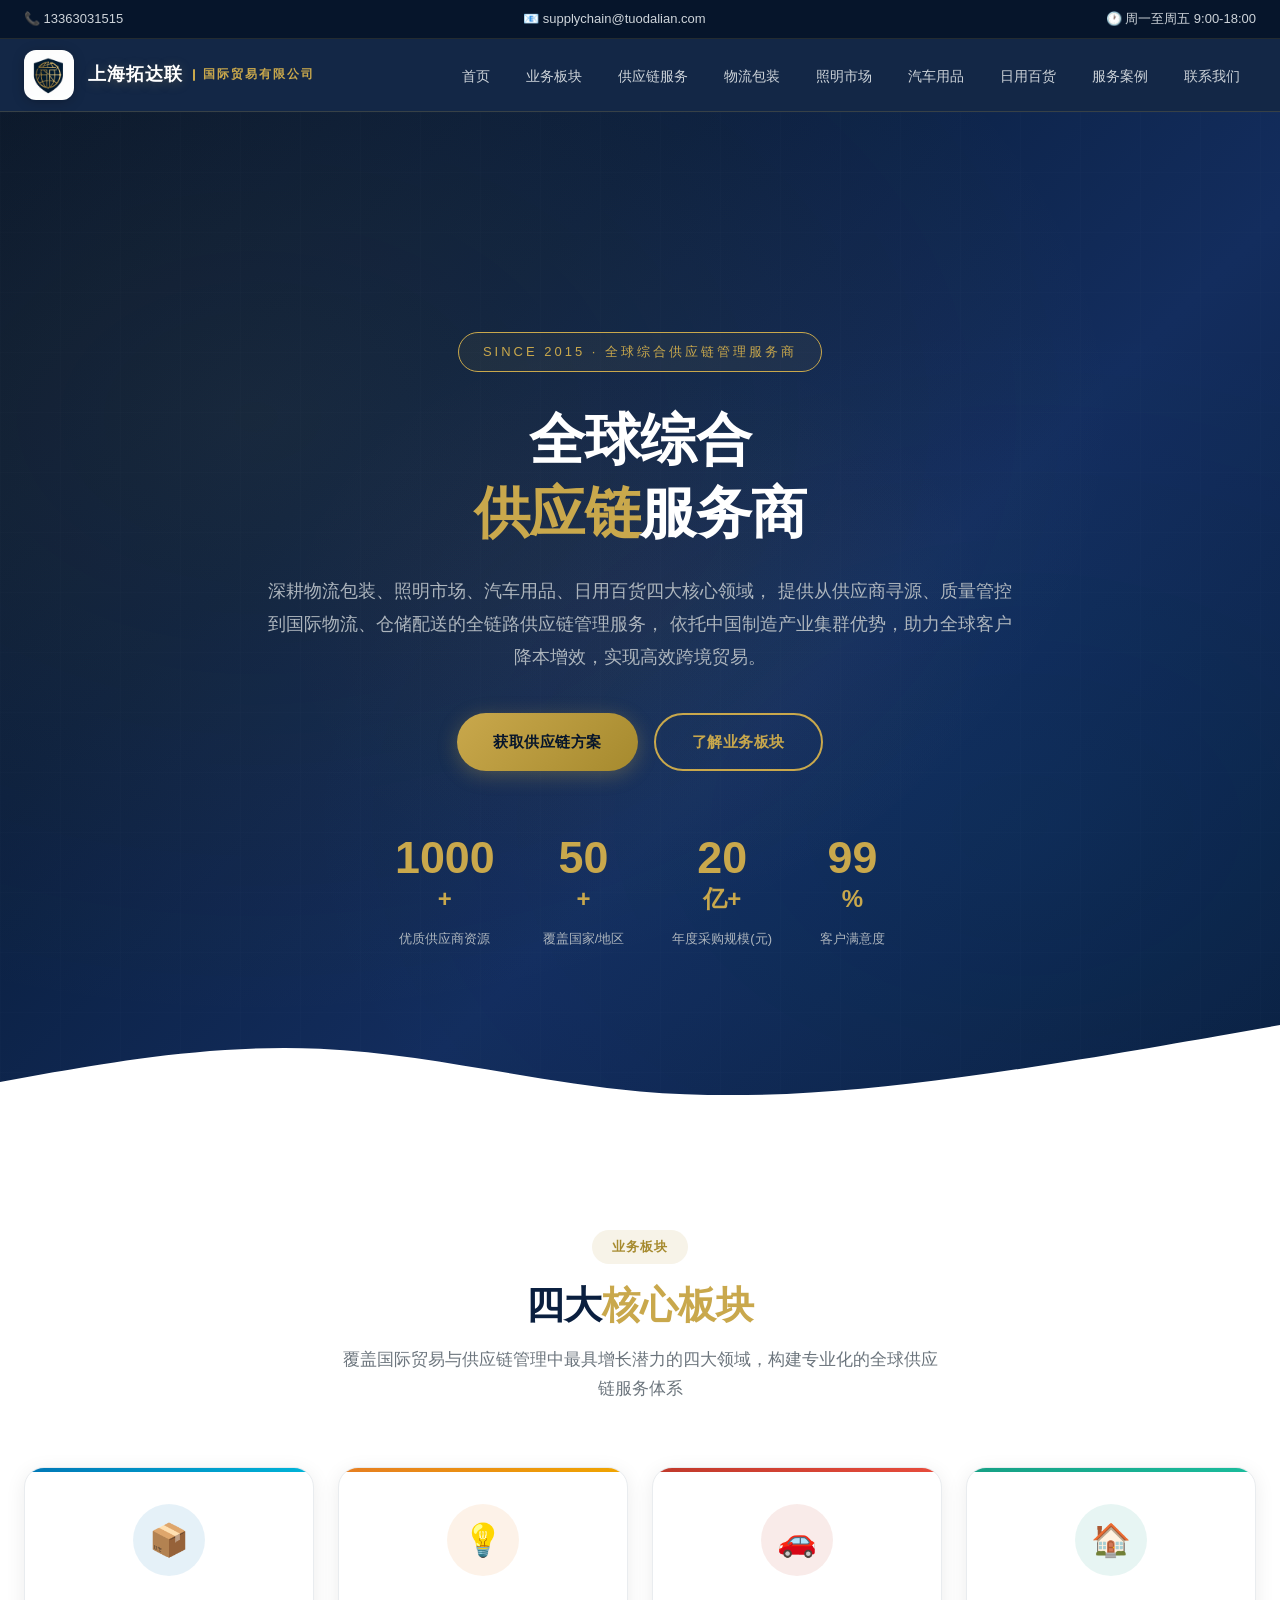
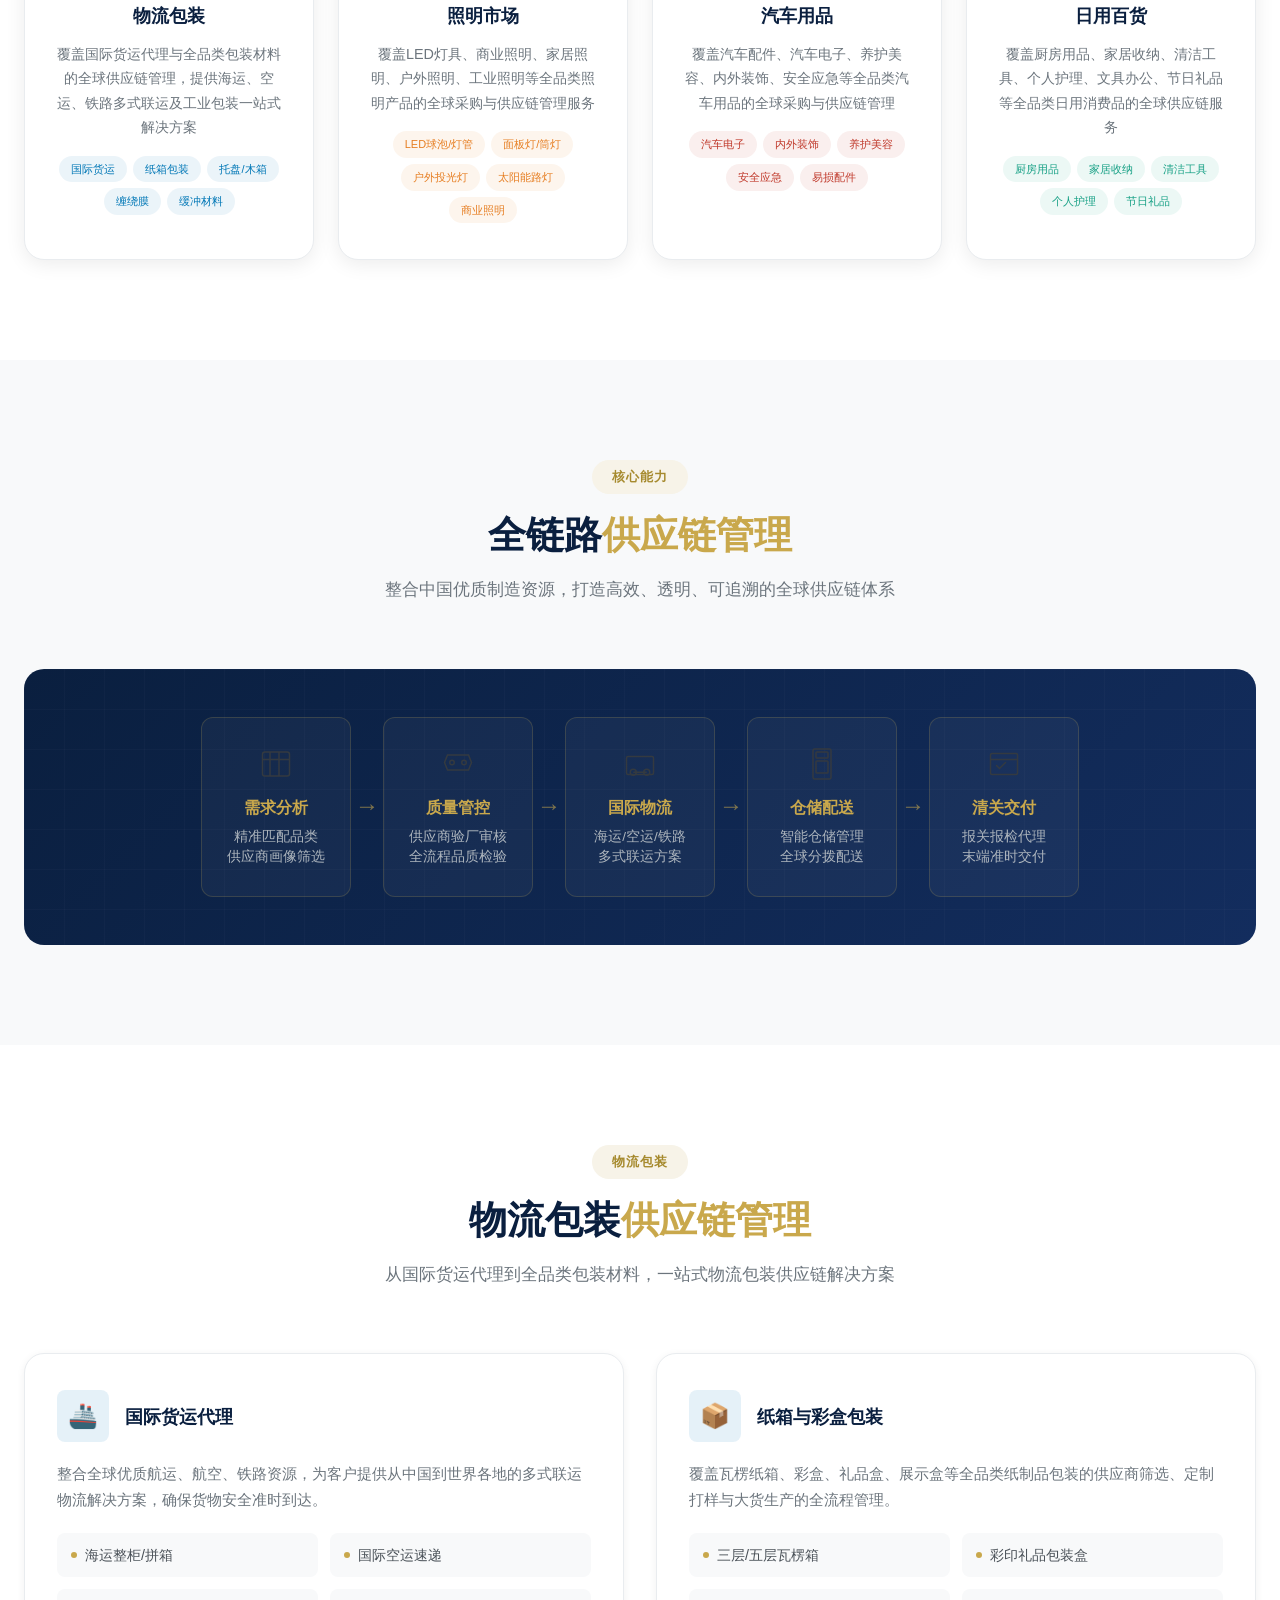
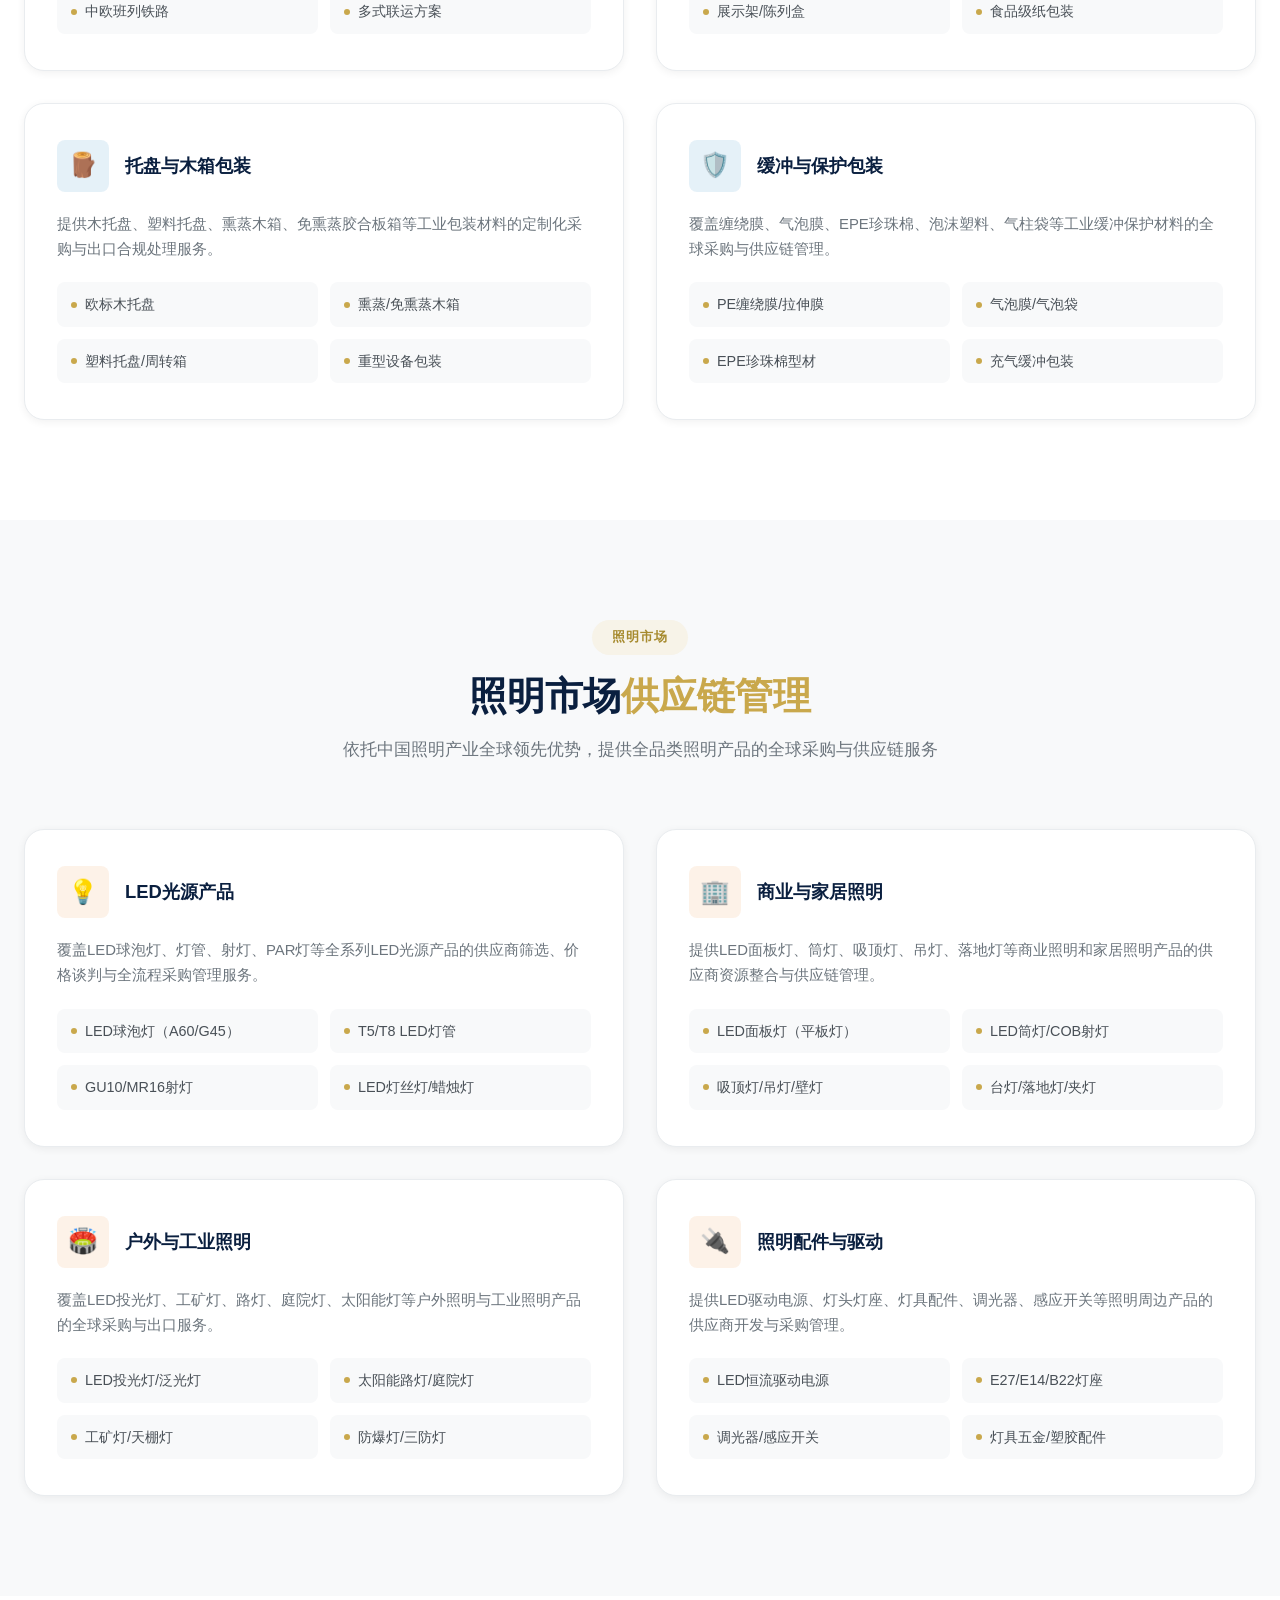
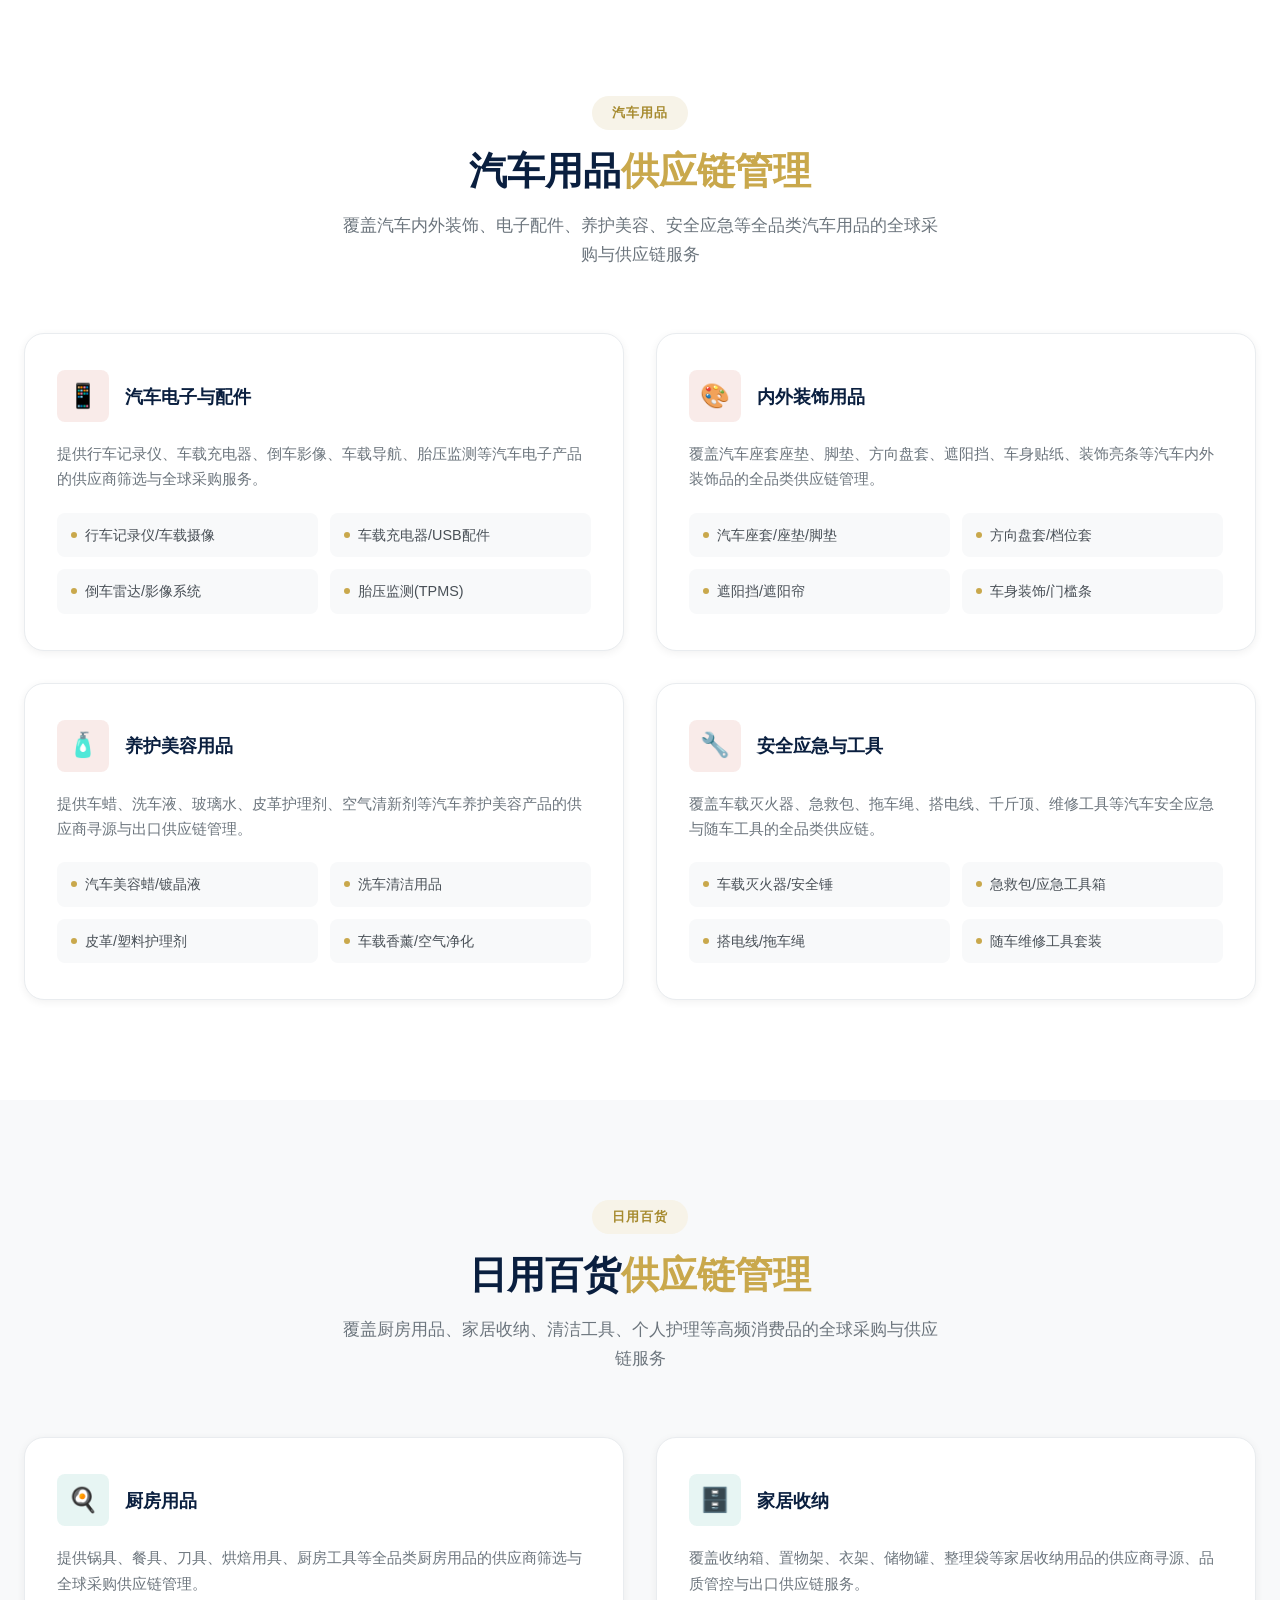
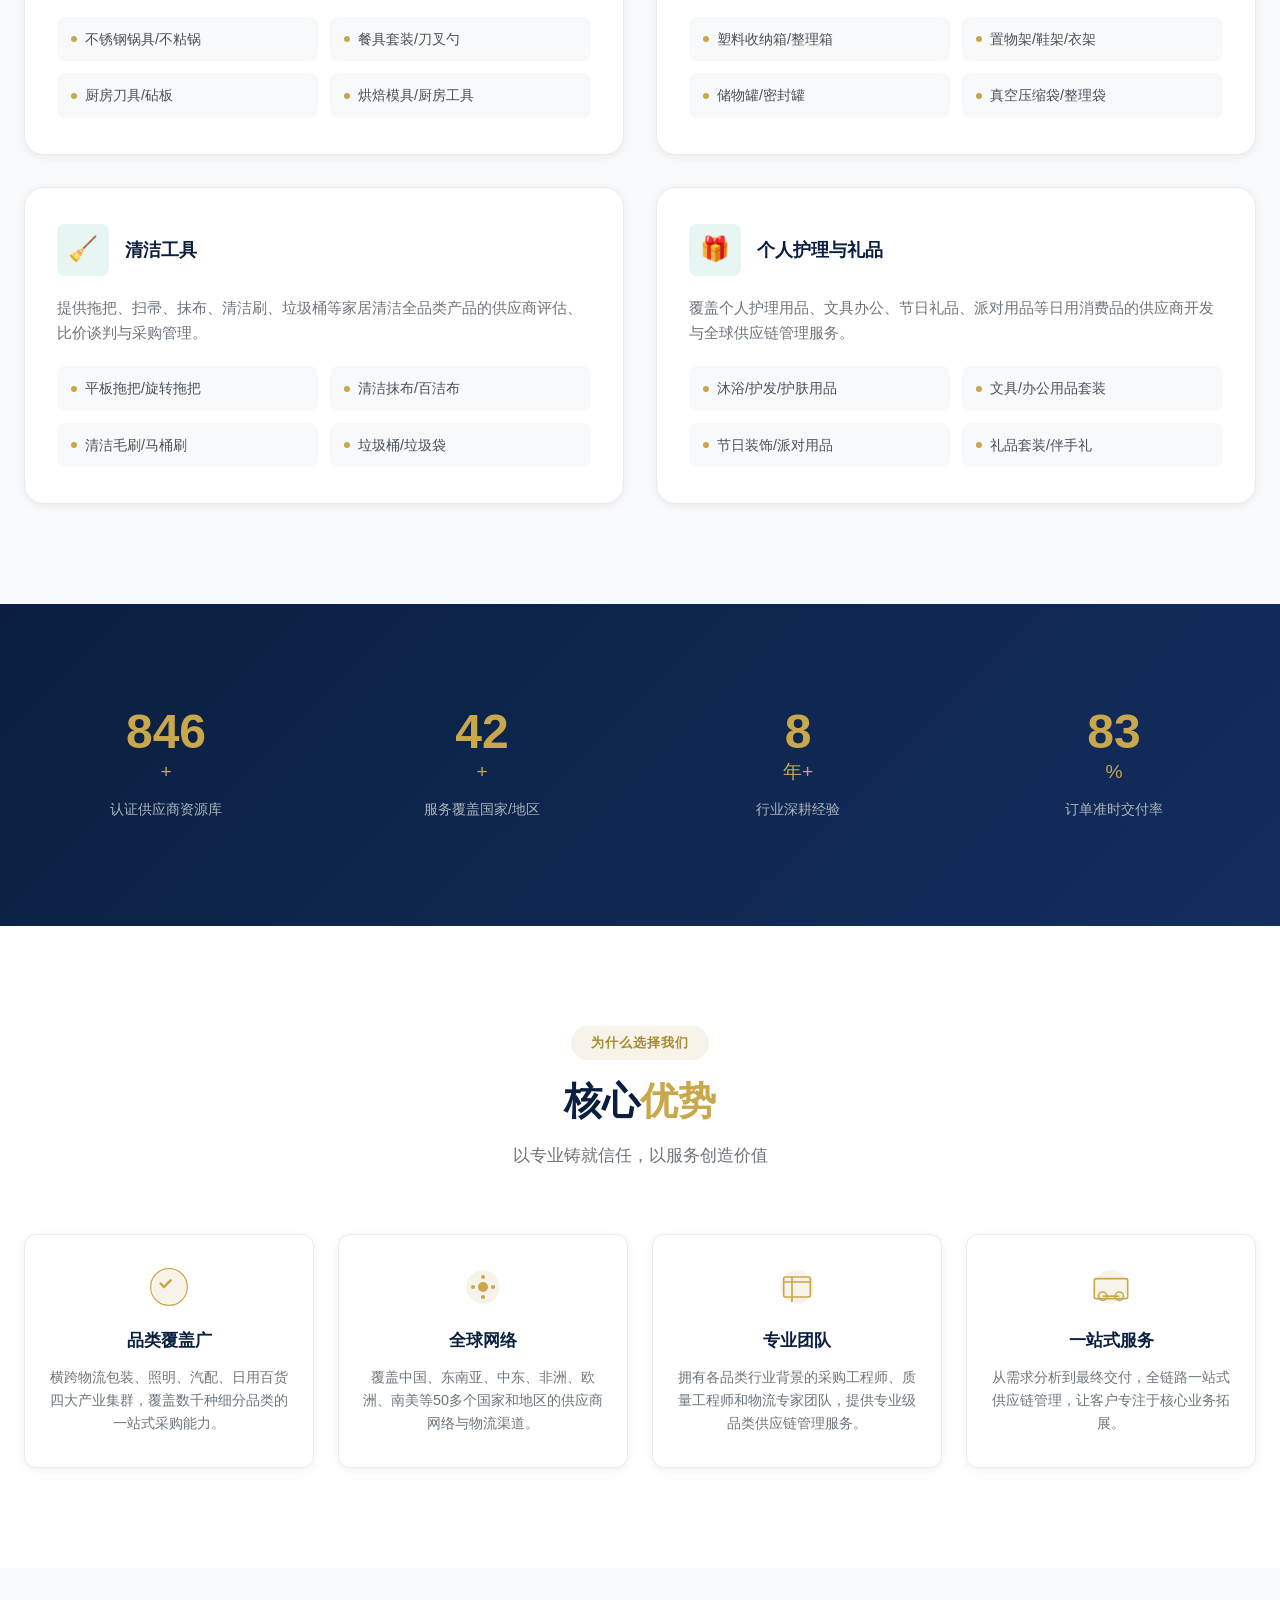
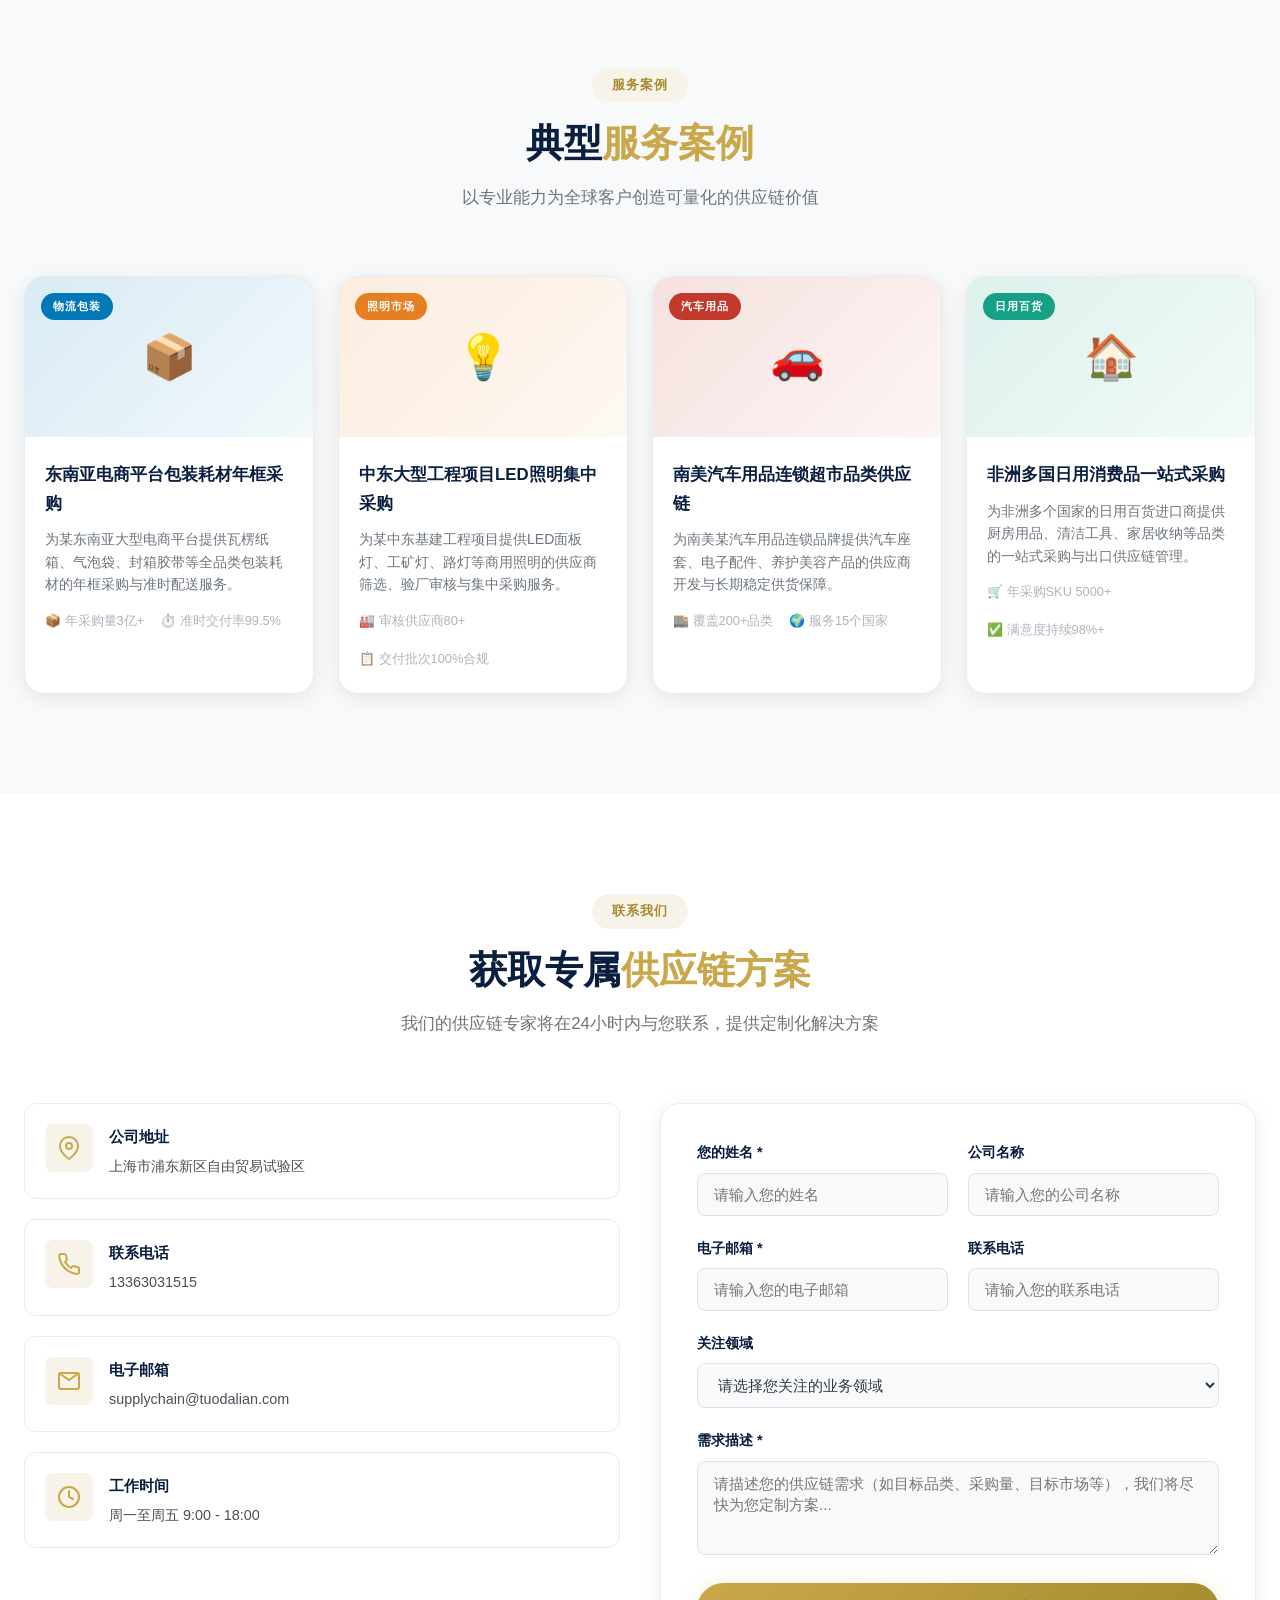
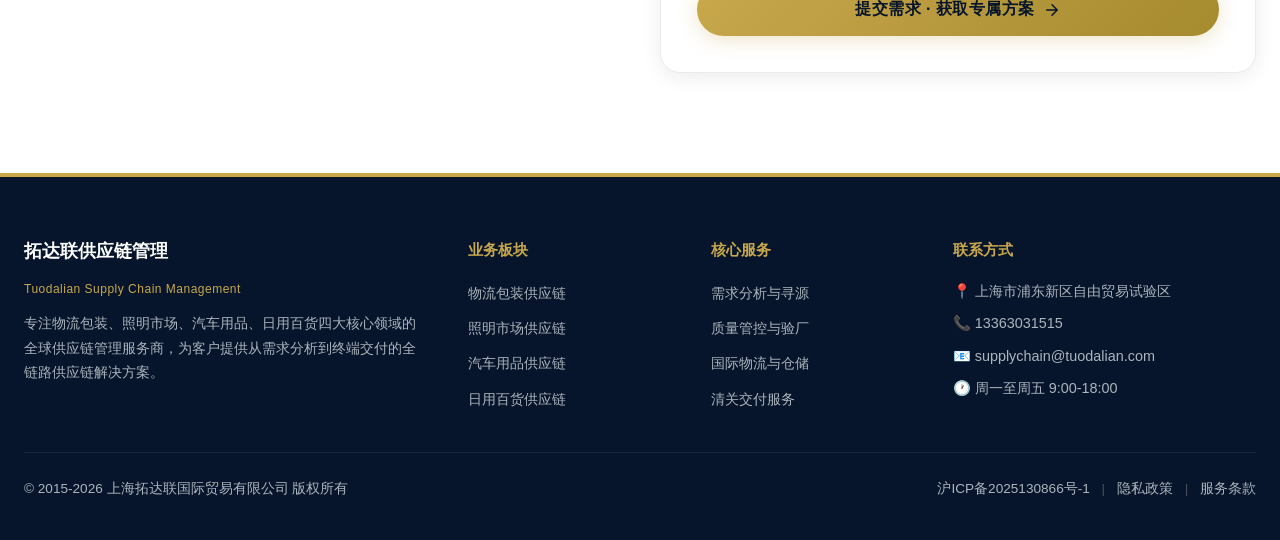
<file: gongyinglian/index.html>
<!DOCTYPE html>
<html lang="zh-CN">
<head>
    <meta charset="UTF-8">
    <meta name="viewport" content="width=device-width, initial-scale=1.0, maximum-scale=5.0, viewport-fit=cover">
    <meta name="theme-color" content="#0a1f3f">
    <meta name="description" content="拓达联供应链管理 — 专注物流包装、照明市场、汽车用品、日用百货四大领域全球供应链服务，提供采购寻源、质量管控、国际物流、仓储配送、清关交付一站式解决方案。">
    <meta name="keywords" content="供应链管理,物流包装供应链,照明市场供应链,汽车用品供应链,日用百货供应链,全球采购,拓达联">
    <title>拓达联供应链管理 | 全球综合供应链服务商</title>
    <link rel="icon" href="data:image/svg+xml,<svg xmlns='http://www.w3.org/2000/svg' viewBox='0 0 32 32'><rect width='32' height='32' rx='4' fill='%230a1f3f'/><path d='M8 22l8-16 8 16' fill='none' stroke='%23c9a84c' stroke-width='2.5' stroke-linecap='round' stroke-linejoin='round'/><line x1='16' y1='6' x2='16' y2='26' stroke='%23c9a84c' stroke-width='2'/></svg>">
    <style>
/* ===== Reset & Variables ===== */
:root {
    --navy: #0a1f3f;
    --navy-light: #132d5e;
    --navy-dark: #06152b;
    --gold: #c9a84c;
    --gold-light: #d4b96a;
    --gold-dark: #a68a2e;
    --gold-pale: #f7f3e8;
    --white: #ffffff;
    --gray-50: #f8f9fa;
    --gray-100: #e9ecef;
    --gray-200: #dee2e6;
    --gray-300: #ced4da;
    --gray-400: #adb5bd;
    --gray-500: #6c757d;
    --gray-600: #495057;
    --gray-700: #343a40;
    --gray-800: #212529;
    --logistics: #0077b6;
    --lighting: #e67e22;
    --auto: #c0392b;
    --daily: #16a085;
    --radius-sm: 8px;
    --radius-md: 12px;
    --radius-lg: 20px;
    --shadow-sm: 0 2px 8px rgba(0,0,0,.06);
    --shadow-md: 0 4px 20px rgba(0,0,0,.08);
    --shadow-lg: 0 8px 40px rgba(0,0,0,.12);
    --shadow-xl: 0 12px 60px rgba(0,0,0,.16);
    --transition: .3s cubic-bezier(.4,0,.2,1);
}
*, *::before, *::after { margin:0; padding:0; box-sizing:border-box; }
html { scroll-behavior:smooth; scroll-padding-top:80px; }
body {
    font-family: -apple-system, BlinkMacSystemFont, "Segoe UI", "PingFang SC", "Microsoft YaHei", "Helvetica Neue", sans-serif;
    font-size:16px; line-height:1.7; color:var(--gray-700); background:var(--white);
    -webkit-font-smoothing:antialiased;
}
a { text-decoration:none; color:inherit; }
ul, ol { list-style:none; }
img { max-width:100%; display:block; }
.container { max-width:1280px; margin:0 auto; padding:0 24px; }

/* ===== Top Bar ===== */
.top-bar {
    background:var(--navy-dark); color:var(--gray-300); font-size:13px;
    padding:8px 0; border-bottom:1px solid rgba(201,168,76,.15);
}
.top-bar-inner { display:flex; justify-content:space-between; align-items:center; gap:16px; flex-wrap:wrap; }
.top-contact { display:flex; align-items:center; gap:6px; }
.top-right { display:flex; align-items:center; gap:8px; }

/* ===== Header ===== */
.header {
    position:sticky; top:0; z-index:1000; background:rgba(10,31,63,.96);
    backdrop-filter:blur(12px); border-bottom:1px solid rgba(201,168,76,.2);
    transition:box-shadow var(--transition);
}
.header.scrolled { box-shadow:0 4px 20px rgba(0,0,0,.3); }
.header-inner { display:flex; align-items:center; justify-content:space-between; height:72px; }
.logo {
    display:flex; align-items:center; gap:14px; font-weight:700; color:var(--white);
    transition:opacity var(--transition);
}
.logo:hover { opacity:.85; }
.logo-icon { line-height:0; flex-shrink:0; }
.logo-icon img {
    width: 50px; height: 50px; border-radius: 12px; object-fit: cover;
    box-shadow: 0 2px 12px rgba(0,0,0,.25);
    transition: box-shadow .3s ease;
}
.logo:hover .logo-icon img { box-shadow:0 4px 18px rgba(201,168,76,.35); }
.logo-text { display:flex; flex-direction:row; align-items:center; gap:10px; line-height:1.3; }
.logo-name { font-size:18px; font-weight:800; letter-spacing:1px; color:var(--white); text-shadow:0 2px 12px rgba(201,168,76,.25); }
.logo-sub { font-size:12px; color:var(--gold); font-weight:600; letter-spacing:2px; position:relative; padding-left:10px; }.logo-sub::before{content:"";position:absolute;left:0;top:50%;transform:translateY(-50%);width:2px;height:12px;background:var(--gold);border-radius:1px;}

.nav-list { display:flex; gap:4px; }
.nav-link {
    color:var(--gray-300); font-size:14px; font-weight:500; padding:8px 16px;
    border-radius:8px; transition:all var(--transition); position:relative;
}
.nav-link:hover, .nav-link.active { color:var(--gold); background:rgba(201,168,76,.08); }

.mobile-toggle { display:none; flex-direction:column; gap:5px; background:none; border:none; cursor:pointer; padding:8px; }
.mobile-toggle span { display:block; width:24px; height:2px; background:var(--gold); border-radius:2px; transition:all var(--transition); }

/* ===== Hero ===== */
.hero {
    position:relative; min-height:100vh; display:flex; align-items:center;
    background:linear-gradient(135deg, #06152b 0%, #0a1f3f 30%, #132d5e 60%, #0a1f3f 100%);
    overflow:hidden;
}
.hero::before {
    content:''; position:absolute; inset:0;
    background:
        radial-gradient(ellipse at 20% 30%, rgba(201,168,76,.08) 0%, transparent 60%),
        radial-gradient(ellipse at 80% 70%, rgba(0,119,182,.06) 0%, transparent 50%),
        radial-gradient(ellipse at 50% 50%, rgba(230,126,34,.04) 0%, transparent 40%);
}
.hero-particles { position:absolute; inset:0; pointer-events:none; }
.hero-grid-bg {
    position:absolute; inset:0; opacity:.03;
    background-image:linear-gradient(rgba(255,255,255,.3) 1px,transparent 1px),
                     linear-gradient(90deg,rgba(255,255,255,.3) 1px,transparent 1px);
    background-size:60px 60px;
}
.hero-content { position:relative; z-index:2; padding:120px 0 80px; text-align:center; }
.hero-badge {
    display:inline-block; padding:8px 24px; border:1px solid var(--gold);
    border-radius:50px; color:var(--gold); font-size:13px; letter-spacing:3px;
    margin-bottom:32px; background:rgba(201,168,76,.06);
}
.hero-title {
    font-size:clamp(2rem,5vw,3.5rem); font-weight:800; color:var(--white);
    line-height:1.3; margin-bottom:24px; letter-spacing:-.5px;
}
.hero-title .gold { color:var(--gold); }
.hero-desc {
    font-size:clamp(1rem,1.8vw,1.15rem); color:var(--gray-400); max-width:760px;
    margin:0 auto 40px; line-height:1.8;
}
.hero-btns { display:flex; gap:16px; justify-content:center; flex-wrap:wrap; margin-bottom:64px; }
.btn {
    display:inline-flex; align-items:center; gap:8px; padding:14px 36px;
    border-radius:50px; font-size:15px; font-weight:600; cursor:pointer;
    transition:all var(--transition); border:none; letter-spacing:.5px;
}
.btn-gold { background:linear-gradient(135deg,var(--gold),var(--gold-dark)); color:var(--navy-dark); box-shadow:0 4px 20px rgba(201,168,76,.3); }
.btn-gold:hover { transform:translateY(-2px); box-shadow:0 8px 30px rgba(201,168,76,.4); }
.btn-outline { border:2px solid var(--gold); color:var(--gold); background:transparent; }
.btn-outline:hover { background:rgba(201,168,76,.1); transform:translateY(-2px); }

.hero-stats { display:flex; justify-content:center; gap:48px; flex-wrap:wrap; }
.stat-item { text-align:center; }
.stat-number { font-size:clamp(2rem,3.5vw,3rem); font-weight:800; color:var(--gold); display:block; line-height:1; }
.stat-suffix { font-size:1.5rem; color:var(--gold); font-weight:700; }
.stat-label { font-size:13px; color:var(--gray-400); margin-top:8px; display:block; }

.hero-wave { position:absolute; bottom:-1px; left:0; width:100%; z-index:3; }
.hero-wave svg { display:block; width:100%; height:auto; }

/* ===== Section Common ===== */
section { padding:100px 0; }
section.alt-bg { background:var(--gray-50); }
.section-header { text-align:center; margin-bottom:64px; }
.section-tag {
    display:inline-block; padding:6px 20px; background:var(--gold-pale);
    color:var(--gold-dark); font-size:13px; font-weight:600; border-radius:50px;
    letter-spacing:1px; margin-bottom:16px;
}
.section-title { font-size:clamp(1.75rem,3vw,2.5rem); font-weight:800; color:var(--navy); line-height:1.3; }
.section-title .gold { color:var(--gold); }
.section-desc { color:var(--gray-500); margin-top:16px; font-size:1.05rem; max-width:600px; margin-left:auto; margin-right:auto; }

/* ===== Industry Overview (4 cards) ===== */
.industry-grid { display:grid; grid-template-columns:repeat(4,1fr); gap:24px; }
.industry-card {
    background:var(--white); border-radius:var(--radius-lg); padding:36px 28px;
    text-align:center; box-shadow:var(--shadow-md); border:1px solid var(--gray-100);
    transition:all var(--transition); position:relative; overflow:hidden;
}
.industry-card::before {
    content:''; position:absolute; top:0; left:0; right:0; height:4px;
}
.industry-card.logistics::before { background:linear-gradient(90deg,var(--logistics),#00b4d8); }
.industry-card.lighting::before { background:linear-gradient(90deg,var(--lighting),#f0a500); }
.industry-card.auto::before { background:linear-gradient(90deg,var(--auto),#e74c3c); }
.industry-card.daily::before { background:linear-gradient(90deg,var(--daily),#1abc9c); }
.industry-card:hover { transform:translateY(-8px); box-shadow:var(--shadow-xl); }
.industry-icon {
    width:72px; height:72px; margin:0 auto 24px; border-radius:50%;
    display:flex; align-items:center; justify-content:center; font-size:32px;
}
.industry-card.logistics .industry-icon { background:rgba(0,119,182,.1); color:var(--logistics); }
.industry-card.lighting .industry-icon { background:rgba(230,126,34,.1); color:var(--lighting); }
.industry-card.auto .industry-icon { background:rgba(192,57,43,.1); color:var(--auto); }
.industry-card.daily .industry-icon { background:rgba(22,160,133,.1); color:var(--daily); }
.industry-card h3 { font-size:1.15rem; color:var(--navy); margin-bottom:10px; font-weight:700; }
.industry-card p { color:var(--gray-500); font-size:.9rem; line-height:1.7; margin-bottom:16px; }
.industry-tags { display:flex; flex-wrap:wrap; gap:6px; justify-content:center; }
.industry-tag {
    padding:4px 12px; border-radius:50px; font-size:11px; font-weight:500;
}
.industry-card.logistics .industry-tag { background:rgba(0,119,182,.08); color:var(--logistics); }
.industry-card.lighting .industry-tag { background:rgba(230,126,34,.08); color:var(--lighting); }
.industry-card.auto .industry-tag { background:rgba(192,57,43,.08); color:var(--auto); }
.industry-card.daily .industry-tag { background:rgba(22,160,133,.08); color:var(--daily); }

/* ===== Supply Chain Flow ===== */
.sc-flow-wrap {
    background:linear-gradient(135deg,var(--navy),var(--navy-light));
    border-radius:var(--radius-lg); padding:48px 32px; margin-top:32px;
    position:relative; overflow:hidden;
}
.sc-flow-wrap::before {
    content:''; position:absolute; inset:0;
    background-image:linear-gradient(rgba(255,255,255,.02) 1px,transparent 1px),
                     linear-gradient(90deg,rgba(255,255,255,.02) 1px,transparent 1px);
    background-size:40px 40px;
}
.sc-flow { display:flex; align-items:center; justify-content:center; gap:4px; flex-wrap:wrap; position:relative; z-index:1; }
.sc-node {
    background:rgba(255,255,255,.04); border:1px solid rgba(201,168,76,.2);
    border-radius:var(--radius-md); padding:28px 24px; text-align:center;
    min-width:150px; transition:all var(--transition);
}
.sc-node:hover { background:rgba(201,168,76,.08); border-color:var(--gold); transform:translateY(-4px); }
.sc-node-icon { margin-bottom:12px; display:flex; justify-content:center; }
.sc-node h4 { color:var(--gold); font-size:1rem; font-weight:700; margin-bottom:6px; }
.sc-node p { color:var(--gray-400); font-size:.85rem; line-height:1.5; }
.sc-arrow { color:var(--gold); font-size:1.5rem; font-weight:300; opacity:.6; flex-shrink:0; }

/* ===== Detail Cards ===== */
.detail-grid { display:grid; grid-template-columns:repeat(2,1fr); gap:32px; }
.detail-card {
    background:var(--white); border-radius:var(--radius-lg); padding:36px 32px;
    box-shadow:var(--shadow-sm); border:1px solid var(--gray-100);
    transition:all var(--transition);
}
.detail-card:hover { box-shadow:var(--shadow-lg); }
.detail-card-header { display:flex; align-items:center; gap:16px; margin-bottom:20px; }
.detail-card-icon {
    width:52px; height:52px; border-radius:var(--radius-sm);
    display:flex; align-items:center; justify-content:center; font-size:24px; flex-shrink:0;
}
.detail-card.logistics-card .detail-card-icon { background:rgba(0,119,182,.1); color:var(--logistics); }
.detail-card.lighting-card .detail-card-icon { background:rgba(230,126,34,.1); color:var(--lighting); }
.detail-card.auto-card .detail-card-icon { background:rgba(192,57,43,.1); color:var(--auto); }
.detail-card.daily-card .detail-card-icon { background:rgba(22,160,133,.1); color:var(--daily); }
.detail-card h3 { font-size:1.15rem; color:var(--navy); font-weight:700; }
.detail-card > p { color:var(--gray-500); font-size:.93rem; line-height:1.7; margin-bottom:20px; }
.detail-list { display:grid; grid-template-columns:repeat(2,1fr); gap:12px; }
.detail-list li {
    display:flex; align-items:center; gap:8px; font-size:.9rem; color:var(--gray-600);
    padding:10px 14px; background:var(--gray-50); border-radius:var(--radius-sm);
    transition:background var(--transition);
}
.detail-list li:hover { background:var(--gold-pale); }
.detail-list li::before {
    content:''; width:6px; height:6px; border-radius:50%; background:var(--gold); flex-shrink:0;
}

/* ===== Advantages ===== */
.adv-grid { display:grid; grid-template-columns:repeat(4,1fr); gap:24px; }
.adv-card {
    background:var(--white); border-radius:var(--radius-md); padding:32px 24px;
    text-align:center; box-shadow:var(--shadow-sm); border:1px solid var(--gray-100);
    transition:all var(--transition);
}
.adv-card:hover { transform:translateY(-6px); box-shadow:var(--shadow-lg); border-color:var(--gold); }
.adv-icon { margin-bottom:20px; display:flex; justify-content:center; }
.adv-card h3 { font-size:1.05rem; color:var(--navy); font-weight:700; margin-bottom:10px; }
.adv-card p { color:var(--gray-500); font-size:.9rem; line-height:1.6; }

/* ===== Stats Banner ===== */
.stats-banner {
    background:linear-gradient(135deg,var(--navy),var(--navy-light));
    padding:80px 0; position:relative; overflow:hidden;
}
.stats-banner::before {
    content:''; position:absolute; inset:0; opacity:.04;
    background: repeating-linear-gradient(45deg, transparent, transparent 10px, rgba(255,255,255,.03) 10px, rgba(255,255,255,.03) 20px);
}
.stats-grid { display:grid; grid-template-columns:repeat(4,1fr); gap:32px; position:relative; z-index:1; }
.stat-card { text-align:center; padding:24px; }
.stat-card .stat-number { font-size:clamp(2.2rem,4vw,3rem); font-weight:800; color:var(--gold); }
.stat-card .stat-unit { font-size:1.2rem; color:var(--gold); }
.stat-card .stat-label { color:var(--gray-400); font-size:.9rem; margin-top:8px; }

/* ===== Case Cards ===== */
.case-grid { display:grid; grid-template-columns:repeat(4,1fr); gap:24px; }
.case-card {
    background:var(--white); border-radius:var(--radius-lg); overflow:hidden;
    box-shadow:var(--shadow-md); border:1px solid var(--gray-100);
    transition:all var(--transition);
}
.case-card:hover { transform:translateY(-6px); box-shadow:var(--shadow-xl); }
.case-img {
    height:160px; display:flex; align-items:center; justify-content:center;
    font-size:44px; position:relative; overflow:hidden;
}
.case-card.logistics-case .case-img { background:linear-gradient(135deg,rgba(0,119,182,.15),rgba(0,119,182,.05)); }
.case-card.lighting-case .case-img { background:linear-gradient(135deg,rgba(230,126,34,.15),rgba(230,126,34,.05)); }
.case-card.auto-case .case-img { background:linear-gradient(135deg,rgba(192,57,43,.15),rgba(192,57,43,.05)); }
.case-card.daily-case .case-img { background:linear-gradient(135deg,rgba(22,160,133,.15),rgba(22,160,133,.05)); }
.case-tag {
    position:absolute; top:16px; left:16px; padding:4px 12px;
    border-radius:50px; font-size:11px; font-weight:600; letter-spacing:1px;
    color:var(--white);
}
.case-tag.logistics { background:var(--logistics); }
.case-tag.lighting { background:var(--lighting); }
.case-tag.auto { background:var(--auto); }
.case-tag.daily { background:var(--daily); }
.case-body { padding:24px 20px; }
.case-body h4 { font-size:1.05rem; color:var(--navy); font-weight:700; margin-bottom:10px; }
.case-body p { font-size:.88rem; color:var(--gray-500); line-height:1.6; margin-bottom:14px; }
.case-meta { display:flex; gap:16px; font-size:.8rem; color:var(--gray-400); flex-wrap:wrap; }

/* ===== Contact ===== */
.contact-grid { display:grid; grid-template-columns:1fr 1fr; gap:40px; }
.contact-info { display:flex; flex-direction:column; gap:20px; }
.contact-item {
    display:flex; gap:16px; padding:20px; background:var(--white);
    border-radius:var(--radius-md); border:1px solid var(--gray-100);
    transition:all var(--transition);
}
.contact-item:hover { border-color:var(--gold); box-shadow:var(--shadow-sm); }
.contact-icon {
    width:48px; height:48px; border-radius:var(--radius-sm); flex-shrink:0;
    background:var(--gold-pale); display:flex; align-items:center; justify-content:center;
}
.contact-item h4 { font-size:.95rem; color:var(--navy); font-weight:600; margin-bottom:4px; }
.contact-item p { font-size:.9rem; color:var(--gray-600); }
.contact-form-wrap {
    background:var(--white); border-radius:var(--radius-lg); padding:36px;
    box-shadow:var(--shadow-md); border:1px solid var(--gray-100);
}
.form-group { margin-bottom:20px; }
.form-group label { display:block; font-size:.9rem; font-weight:600; color:var(--navy); margin-bottom:8px; }
.form-group input, .form-group select, .form-group textarea {
    width:100%; padding:12px 16px; border:1.5px solid var(--gray-200);
    border-radius:var(--radius-sm); font-size:.95rem; color:var(--gray-700);
    transition:all var(--transition); font-family:inherit; background:var(--gray-50);
}
.form-group input:focus, .form-group select:focus, .form-group textarea:focus {
    outline:none; border-color:var(--gold); background:var(--white); box-shadow:0 0 0 3px rgba(201,168,76,.1);
}
.form-row { display:grid; grid-template-columns:1fr 1fr; gap:20px; }
.btn-submit { width:100%; justify-content:center; font-size:16px; padding:16px; }

/* ===== Footer ===== */
.footer {
    background:var(--navy-dark); color:var(--gray-400); padding:60px 0 40px;
    border-top:4px solid var(--gold);
}
.footer-grid { display:grid; grid-template-columns:2fr 1fr 1fr 1.5fr; gap:40px; margin-bottom:40px; }
.footer h3 { color:var(--white); font-size:1.1rem; margin-bottom:12px; }
.footer h4 { color:var(--gold); font-size:.95rem; margin-bottom:16px; }
.footer-desc { font-size:.9rem; line-height:1.7; margin-bottom:16px; }
.footer-links ul { display:flex; flex-direction:column; gap:8px; }
.footer-links a { font-size:.9rem; color:var(--gray-400); transition:color var(--transition); }
.footer-links a:hover { color:var(--gold); }
.footer-contact-item { font-size:.9rem; margin-bottom:8px; display:flex; align-items:center; gap:8px; }
.footer-bottom {
    border-top:1px solid rgba(255,255,255,.08); padding-top:24px;
    display:flex; justify-content:space-between; align-items:center; flex-wrap:wrap; gap:16px;
    font-size:.85rem;
}
.footer-bottom a { color:var(--gray-400); transition:color var(--transition); }
.footer-bottom a:hover { color:var(--gold); }
.footer-bottom .sep { color:var(--gray-600); margin:0 8px; }

/* ===== Back to Top ===== */
.back-to-top {
    position:fixed; bottom:32px; right:32px; width:44px; height:44px;
    background:var(--navy); color:var(--gold); border-radius:50%;
    display:flex; align-items:center; justify-content:center;
    box-shadow:var(--shadow-md); opacity:0; visibility:hidden;
    transform:translateY(20px); transition:all var(--transition); z-index:900;
    border:2px solid var(--gold);
}
.back-to-top.visible { opacity:1; visibility:visible; transform:translateY(0); }
.back-to-top:hover { background:var(--gold); color:var(--navy); }

/* ===== Responsive ===== */
@media (max-width:1024px) {
    .industry-grid { grid-template-columns:repeat(2,1fr); }
    .case-grid { grid-template-columns:repeat(2,1fr); }
}
@media (max-width:768px) {
    .nav { display:none; position:fixed; top:72px; left:0; right:0; background:rgba(10,31,63,.98); backdrop-filter:blur(12px); padding:20px; border-bottom:2px solid var(--gold); }
    .nav.open { display:block; }
    .nav-list { flex-direction:column; gap:4px; }
    .nav-link { display:block; padding:12px 16px; font-size:15px; }
    .mobile-toggle { display:flex; }
    .hero-stats { gap:24px; }
    .hero-btns { flex-direction:column; align-items:center; }
    .industry-grid { grid-template-columns:1fr; max-width:400px; margin:0 auto; }
    .detail-grid { grid-template-columns:1fr; }
    .adv-grid { grid-template-columns:repeat(2,1fr); }
    .stats-grid { grid-template-columns:repeat(2,1fr); }
    .case-grid { grid-template-columns:1fr; max-width:400px; margin:0 auto; }
    .contact-grid { grid-template-columns:1fr; }
    .footer-grid { grid-template-columns:1fr 1fr; }
    .sc-flow { gap:12px; }
    .sc-arrow { display:none; }
    .sc-node { min-width:130px; padding:20px 16px; }
    .form-row { grid-template-columns:1fr; }
    .detail-list { grid-template-columns:1fr; }
    section { padding:60px 0; }
}
@media (max-width:480px) {
    .container { padding:0 16px; }
    .hero-content { padding:80px 0 60px; }
    .adv-grid { grid-template-columns:1fr; max-width:400px; margin:0 auto; }
    .stats-grid { grid-template-columns:1fr; }
    .footer-grid { grid-template-columns:1fr; }
    .footer-bottom { flex-direction:column; text-align:center; }
}
    </style>
</head>
<body>

<!-- Top Bar -->
<div class="top-bar">
    <div class="container top-bar-inner">
        <span class="top-contact">📞 13363031515</span>
        <span class="top-contact">📧 supplychain@tuodalian.com</span>
        <span class="top-right">🕐 周一至周五 9:00-18:00</span>
    </div>
</div>

<!-- Header -->
<header class="header" id="header">
    <div class="container header-inner">
        <a href="https://www.tuodalian.com/" class="logo">
            <div class="logo-icon">
                <img src="../assets/logo.png" alt="上海拓达联国际贸易有限公司" width="50" height="50">
            </div>
            <div class="logo-text">
                <span class="logo-name">上海拓达联</span>
                <span class="logo-sub">国际贸易有限公司</span>
            </div>
        </a>
        <nav class="nav" id="nav">
            <ul class="nav-list">
                <li><a href="https://www.tuodalian.com/" class="nav-link active">首页</a></li>
                <li><a href="#industries" class="nav-link">业务板块</a></li>
                <li><a href="#supplychain" class="nav-link">供应链服务</a></li>
                <li><a href="#logistics" class="nav-link">物流包装</a></li>
                <li><a href="#lighting" class="nav-link">照明市场</a></li>
                <li><a href="#auto" class="nav-link">汽车用品</a></li>
                <li><a href="#daily" class="nav-link">日用百货</a></li>
                <li><a href="#cases" class="nav-link">服务案例</a></li>
                <li><a href="#contact" class="nav-link">联系我们</a></li>
            </ul>
        </nav>
        <button class="mobile-toggle" id="mobileToggle" aria-label="菜单">
            <span></span><span></span><span></span>
        </button>
    </div>
</header>

<!-- Hero -->
<section class="hero" id="home">
    <div class="hero-grid-bg"></div>
    <div class="hero-particles" id="particles"></div>
    <div class="container hero-content">
        <div class="hero-badge">SINCE 2015 · 全球综合供应链管理服务商</div>
        <h1 class="hero-title">
            全球综合<br>
            <span class="gold">供应链</span>服务商
        </h1>
        <p class="hero-desc">
            深耕物流包装、照明市场、汽车用品、日用百货四大核心领域，
            提供从供应商寻源、质量管控到国际物流、仓储配送的全链路供应链管理服务，
            依托中国制造产业集群优势，助力全球客户降本增效，实现高效跨境贸易。
        </p>
        <div class="hero-btns">
            <a href="#contact" class="btn btn-gold">获取供应链方案</a>
            <a href="#industries" class="btn btn-outline">了解业务板块</a>
        </div>
        <div class="hero-stats">
            <div class="stat-item">
                <span class="stat-number" data-target="1000">0</span><span class="stat-suffix">+</span>
                <span class="stat-label">优质供应商资源</span>
            </div>
            <div class="stat-item">
                <span class="stat-number" data-target="50">0</span><span class="stat-suffix">+</span>
                <span class="stat-label">覆盖国家/地区</span>
            </div>
            <div class="stat-item">
                <span class="stat-number" data-target="20">0</span><span class="stat-suffix">亿+</span>
                <span class="stat-label">年度采购规模(元)</span>
            </div>
            <div class="stat-item">
                <span class="stat-number" data-target="99">0</span><span class="stat-suffix">%</span>
                <span class="stat-label">客户满意度</span>
            </div>
        </div>
    </div>
    <div class="hero-wave">
        <svg viewBox="0 0 1440 120" preserveAspectRatio="none"><path fill="#ffffff" d="M0,64L60,53.3C120,43,240,21,360,26.7C480,32,600,64,720,74.7C840,85,960,75,1080,58.7C1200,43,1320,21,1380,10.7L1440,0L1440,120L1380,120C1320,120,1200,120,1080,120C960,120,840,120,720,120C600,120,480,120,360,120C240,120,120,120,60,120L0,120Z"/></svg>
    </div>
</section>

<!-- Industry Overview -->
<section class="industries" id="industries">
    <div class="container">
        <div class="section-header">
            <span class="section-tag">业务板块</span>
            <h2 class="section-title">四大<span class="gold">核心板块</span></h2>
            <p class="section-desc">覆盖国际贸易与供应链管理中最具增长潜力的四大领域，构建专业化的全球供应链服务体系</p>
        </div>
        <div class="industry-grid">
            <div class="industry-card logistics">
                <div class="industry-icon">📦</div>
                <h3>物流包装</h3>
                <p>覆盖国际货运代理与全品类包装材料的全球供应链管理，提供海运、空运、铁路多式联运及工业包装一站式解决方案</p>
                <div class="industry-tags">
                    <span class="industry-tag">国际货运</span>
                    <span class="industry-tag">纸箱包装</span>
                    <span class="industry-tag">托盘/木箱</span>
                    <span class="industry-tag">缠绕膜</span>
                    <span class="industry-tag">缓冲材料</span>
                </div>
            </div>
            <div class="industry-card lighting">
                <div class="industry-icon">💡</div>
                <h3>照明市场</h3>
                <p>覆盖LED灯具、商业照明、家居照明、户外照明、工业照明等全品类照明产品的全球采购与供应链管理服务</p>
                <div class="industry-tags">
                    <span class="industry-tag">LED球泡/灯管</span>
                    <span class="industry-tag">面板灯/筒灯</span>
                    <span class="industry-tag">户外投光灯</span>
                    <span class="industry-tag">太阳能路灯</span>
                    <span class="industry-tag">商业照明</span>
                </div>
            </div>
            <div class="industry-card auto">
                <div class="industry-icon">🚗</div>
                <h3>汽车用品</h3>
                <p>覆盖汽车配件、汽车电子、养护美容、内外装饰、安全应急等全品类汽车用品的全球采购与供应链管理</p>
                <div class="industry-tags">
                    <span class="industry-tag">汽车电子</span>
                    <span class="industry-tag">内外装饰</span>
                    <span class="industry-tag">养护美容</span>
                    <span class="industry-tag">安全应急</span>
                    <span class="industry-tag">易损配件</span>
                </div>
            </div>
            <div class="industry-card daily">
                <div class="industry-icon">🏠</div>
                <h3>日用百货</h3>
                <p>覆盖厨房用品、家居收纳、清洁工具、个人护理、文具办公、节日礼品等全品类日用消费品的全球供应链服务</p>
                <div class="industry-tags">
                    <span class="industry-tag">厨房用品</span>
                    <span class="industry-tag">家居收纳</span>
                    <span class="industry-tag">清洁工具</span>
                    <span class="industry-tag">个人护理</span>
                    <span class="industry-tag">节日礼品</span>
                </div>
            </div>
        </div>
    </div>
</section>

<!-- Supply Chain Flow -->
<section class="alt-bg" id="supplychain">
    <div class="container">
        <div class="section-header">
            <span class="section-tag">核心能力</span>
            <h2 class="section-title">全链路<span class="gold">供应链管理</span></h2>
            <p class="section-desc">整合中国优质制造资源，打造高效、透明、可追溯的全球供应链体系</p>
        </div>
        <div class="sc-flow-wrap">
            <div class="sc-flow">
                <div class="sc-node">
                    <div class="sc-node-icon">
                        <svg width="36" height="36" viewBox="0 0 48 48" fill="none"><rect x="6" y="8" width="36" height="32" rx="3" stroke="currentColor" stroke-width="2"/><line x1="6" y1="18" x2="42" y2="18" stroke="currentColor" stroke-width="2"/><line x1="16" y1="8" x2="16" y2="40" stroke="currentColor" stroke-width="2"/><line x1="28" y1="8" x2="28" y2="40" stroke="currentColor" stroke-width="2"/></svg>
                    </div>
                    <h4>需求分析</h4>
                    <p>精准匹配品类<br>供应商画像筛选</p>
                </div>
                <div class="sc-arrow">→</div>
                <div class="sc-node">
                    <div class="sc-node-icon">
                        <svg width="36" height="36" viewBox="0 0 48 48" fill="none"><path d="M10 12h28l4 10-4 10H10l-4-10 4-10z" stroke="currentColor" stroke-width="2"/><circle cx="16" cy="22" r="3" stroke="currentColor" stroke-width="2"/><circle cx="32" cy="22" r="3" stroke="currentColor" stroke-width="2"/></svg>
                    </div>
                    <h4>质量管控</h4>
                    <p>供应商验厂审核<br>全流程品质检验</p>
                </div>
                <div class="sc-arrow">→</div>
                <div class="sc-node">
                    <div class="sc-node-icon">
                        <svg width="36" height="36" viewBox="0 0 48 48" fill="none"><rect x="6" y="14" width="36" height="24" rx="2" stroke="currentColor" stroke-width="2"/><circle cx="15" cy="35" r="4" stroke="currentColor" stroke-width="2"/><circle cx="33" cy="35" r="4" stroke="currentColor" stroke-width="2"/><line x1="15" y1="35" x2="33" y2="35" stroke="currentColor" stroke-width="2"/></svg>
                    </div>
                    <h4>国际物流</h4>
                    <p>海运/空运/铁路<br>多式联运方案</p>
                </div>
                <div class="sc-arrow">→</div>
                <div class="sc-node">
                    <div class="sc-node-icon">
                        <svg width="36" height="36" viewBox="0 0 48 48" fill="none"><rect x="12" y="4" width="24" height="40" rx="2" stroke="currentColor" stroke-width="2"/><rect x="16" y="8" width="16" height="8" rx="1" stroke="currentColor" stroke-width="2"/><rect x="16" y="20" width="16" height="16" rx="1" stroke="currentColor" stroke-width="2"/></svg>
                    </div>
                    <h4>仓储配送</h4>
                    <p>智能仓储管理<br>全球分拨配送</p>
                </div>
                <div class="sc-arrow">→</div>
                <div class="sc-node">
                    <div class="sc-node-icon">
                        <svg width="36" height="36" viewBox="0 0 48 48" fill="none"><rect x="6" y="10" width="36" height="28" rx="2" stroke="currentColor" stroke-width="2"/><line x1="6" y1="18" x2="42" y2="18" stroke="currentColor" stroke-width="2"/><path d="M14 26l4 4 8-8" stroke="currentColor" stroke-width="2" stroke-linecap="round"/></svg>
                    </div>
                    <h4>清关交付</h4>
                    <p>报关报检代理<br>末端准时交付</p>
                </div>
            </div>
        </div>
    </div>
</section>

<!-- 物流包装 Logistics & Packaging -->
<section id="logistics">
    <div class="container">
        <div class="section-header">
            <span class="section-tag">物流包装</span>
            <h2 class="section-title">物流包装<span class="gold">供应链管理</span></h2>
            <p class="section-desc">从国际货运代理到全品类包装材料，一站式物流包装供应链解决方案</p>
        </div>
        <div class="detail-grid">
            <div class="detail-card logistics-card">
                <div class="detail-card-header">
                    <div class="detail-card-icon">🚢</div>
                    <h3>国际货运代理</h3>
                </div>
                <p>整合全球优质航运、航空、铁路资源，为客户提供从中国到世界各地的多式联运物流解决方案，确保货物安全准时到达。</p>
                <ul class="detail-list">
                    <li>海运整柜/拼箱</li>
                    <li>国际空运速递</li>
                    <li>中欧班列铁路</li>
                    <li>多式联运方案</li>
                </ul>
            </div>
            <div class="detail-card logistics-card">
                <div class="detail-card-header">
                    <div class="detail-card-icon">📦</div>
                    <h3>纸箱与彩盒包装</h3>
                </div>
                <p>覆盖瓦楞纸箱、彩盒、礼品盒、展示盒等全品类纸制品包装的供应商筛选、定制打样与大货生产的全流程管理。</p>
                <ul class="detail-list">
                    <li>三层/五层瓦楞箱</li>
                    <li>彩印礼品包装盒</li>
                    <li>展示架/陈列盒</li>
                    <li>食品级纸包装</li>
                </ul>
            </div>
            <div class="detail-card logistics-card">
                <div class="detail-card-header">
                    <div class="detail-card-icon">🪵</div>
                    <h3>托盘与木箱包装</h3>
                </div>
                <p>提供木托盘、塑料托盘、熏蒸木箱、免熏蒸胶合板箱等工业包装材料的定制化采购与出口合规处理服务。</p>
                <ul class="detail-list">
                    <li>欧标木托盘</li>
                    <li>熏蒸/免熏蒸木箱</li>
                    <li>塑料托盘/周转箱</li>
                    <li>重型设备包装</li>
                </ul>
            </div>
            <div class="detail-card logistics-card">
                <div class="detail-card-header">
                    <div class="detail-card-icon">🛡️</div>
                    <h3>缓冲与保护包装</h3>
                </div>
                <p>覆盖缠绕膜、气泡膜、EPE珍珠棉、泡沫塑料、气柱袋等工业缓冲保护材料的全球采购与供应链管理。</p>
                <ul class="detail-list">
                    <li>PE缠绕膜/拉伸膜</li>
                    <li>气泡膜/气泡袋</li>
                    <li>EPE珍珠棉型材</li>
                    <li>充气缓冲包装</li>
                </ul>
            </div>
        </div>
    </div>
</section>

<!-- 照明市场 Lighting Market -->
<section class="alt-bg" id="lighting">
    <div class="container">
        <div class="section-header">
            <span class="section-tag">照明市场</span>
            <h2 class="section-title">照明市场<span class="gold">供应链管理</span></h2>
            <p class="section-desc">依托中国照明产业全球领先优势，提供全品类照明产品的全球采购与供应链服务</p>
        </div>
        <div class="detail-grid">
            <div class="detail-card lighting-card">
                <div class="detail-card-header">
                    <div class="detail-card-icon">💡</div>
                    <h3>LED光源产品</h3>
                </div>
                <p>覆盖LED球泡灯、灯管、射灯、PAR灯等全系列LED光源产品的供应商筛选、价格谈判与全流程采购管理服务。</p>
                <ul class="detail-list">
                    <li>LED球泡灯（A60/G45）</li>
                    <li>T5/T8 LED灯管</li>
                    <li>GU10/MR16射灯</li>
                    <li>LED灯丝灯/蜡烛灯</li>
                </ul>
            </div>
            <div class="detail-card lighting-card">
                <div class="detail-card-header">
                    <div class="detail-card-icon">🏢</div>
                    <h3>商业与家居照明</h3>
                </div>
                <p>提供LED面板灯、筒灯、吸顶灯、吊灯、落地灯等商业照明和家居照明产品的供应商资源整合与供应链管理。</p>
                <ul class="detail-list">
                    <li>LED面板灯（平板灯）</li>
                    <li>LED筒灯/COB射灯</li>
                    <li>吸顶灯/吊灯/壁灯</li>
                    <li>台灯/落地灯/夹灯</li>
                </ul>
            </div>
            <div class="detail-card lighting-card">
                <div class="detail-card-header">
                    <div class="detail-card-icon">🏟️</div>
                    <h3>户外与工业照明</h3>
                </div>
                <p>覆盖LED投光灯、工矿灯、路灯、庭院灯、太阳能灯等户外照明与工业照明产品的全球采购与出口服务。</p>
                <ul class="detail-list">
                    <li>LED投光灯/泛光灯</li>
                    <li>太阳能路灯/庭院灯</li>
                    <li>工矿灯/天棚灯</li>
                    <li>防爆灯/三防灯</li>
                </ul>
            </div>
            <div class="detail-card lighting-card">
                <div class="detail-card-header">
                    <div class="detail-card-icon">🔌</div>
                    <h3>照明配件与驱动</h3>
                </div>
                <p>提供LED驱动电源、灯头灯座、灯具配件、调光器、感应开关等照明周边产品的供应商开发与采购管理。</p>
                <ul class="detail-list">
                    <li>LED恒流驱动电源</li>
                    <li>E27/E14/B22灯座</li>
                    <li>调光器/感应开关</li>
                    <li>灯具五金/塑胶配件</li>
                </ul>
            </div>
        </div>
    </div>
</section>

<!-- 汽车用品 Automotive Supplies -->
<section id="auto">
    <div class="container">
        <div class="section-header">
            <span class="section-tag">汽车用品</span>
            <h2 class="section-title">汽车用品<span class="gold">供应链管理</span></h2>
            <p class="section-desc">覆盖汽车内外装饰、电子配件、养护美容、安全应急等全品类汽车用品的全球采购与供应链服务</p>
        </div>
        <div class="detail-grid">
            <div class="detail-card auto-card">
                <div class="detail-card-header">
                    <div class="detail-card-icon">📱</div>
                    <h3>汽车电子与配件</h3>
                </div>
                <p>提供行车记录仪、车载充电器、倒车影像、车载导航、胎压监测等汽车电子产品的供应商筛选与全球采购服务。</p>
                <ul class="detail-list">
                    <li>行车记录仪/车载摄像</li>
                    <li>车载充电器/USB配件</li>
                    <li>倒车雷达/影像系统</li>
                    <li>胎压监测(TPMS)</li>
                </ul>
            </div>
            <div class="detail-card auto-card">
                <div class="detail-card-header">
                    <div class="detail-card-icon">🎨</div>
                    <h3>内外装饰用品</h3>
                </div>
                <p>覆盖汽车座套座垫、脚垫、方向盘套、遮阳挡、车身贴纸、装饰亮条等汽车内外装饰品的全品类供应链管理。</p>
                <ul class="detail-list">
                    <li>汽车座套/座垫/脚垫</li>
                    <li>方向盘套/档位套</li>
                    <li>遮阳挡/遮阳帘</li>
                    <li>车身装饰/门槛条</li>
                </ul>
            </div>
            <div class="detail-card auto-card">
                <div class="detail-card-header">
                    <div class="detail-card-icon">🧴</div>
                    <h3>养护美容用品</h3>
                </div>
                <p>提供车蜡、洗车液、玻璃水、皮革护理剂、空气清新剂等汽车养护美容产品的供应商寻源与出口供应链管理。</p>
                <ul class="detail-list">
                    <li>汽车美容蜡/镀晶液</li>
                    <li>洗车清洁用品</li>
                    <li>皮革/塑料护理剂</li>
                    <li>车载香薰/空气净化</li>
                </ul>
            </div>
            <div class="detail-card auto-card">
                <div class="detail-card-header">
                    <div class="detail-card-icon">🔧</div>
                    <h3>安全应急与工具</h3>
                </div>
                <p>覆盖车载灭火器、急救包、拖车绳、搭电线、千斤顶、维修工具等汽车安全应急与随车工具的全品类供应链。</p>
                <ul class="detail-list">
                    <li>车载灭火器/安全锤</li>
                    <li>急救包/应急工具箱</li>
                    <li>搭电线/拖车绳</li>
                    <li>随车维修工具套装</li>
                </ul>
            </div>
        </div>
    </div>
</section>

<!-- 日用百货 Daily Necessities -->
<section class="alt-bg" id="daily">
    <div class="container">
        <div class="section-header">
            <span class="section-tag">日用百货</span>
            <h2 class="section-title">日用百货<span class="gold">供应链管理</span></h2>
            <p class="section-desc">覆盖厨房用品、家居收纳、清洁工具、个人护理等高频消费品的全球采购与供应链服务</p>
        </div>
        <div class="detail-grid">
            <div class="detail-card daily-card">
                <div class="detail-card-header">
                    <div class="detail-card-icon">🍳</div>
                    <h3>厨房用品</h3>
                </div>
                <p>提供锅具、餐具、刀具、烘焙用具、厨房工具等全品类厨房用品的供应商筛选与全球采购供应链管理。</p>
                <ul class="detail-list">
                    <li>不锈钢锅具/不粘锅</li>
                    <li>餐具套装/刀叉勺</li>
                    <li>厨房刀具/砧板</li>
                    <li>烘焙模具/厨房工具</li>
                </ul>
            </div>
            <div class="detail-card daily-card">
                <div class="detail-card-header">
                    <div class="detail-card-icon">🗄️</div>
                    <h3>家居收纳</h3>
                </div>
                <p>覆盖收纳箱、置物架、衣架、储物罐、整理袋等家居收纳用品的供应商寻源、品质管控与出口供应链服务。</p>
                <ul class="detail-list">
                    <li>塑料收纳箱/整理箱</li>
                    <li>置物架/鞋架/衣架</li>
                    <li>储物罐/密封罐</li>
                    <li>真空压缩袋/整理袋</li>
                </ul>
            </div>
            <div class="detail-card daily-card">
                <div class="detail-card-header">
                    <div class="detail-card-icon">🧹</div>
                    <h3>清洁工具</h3>
                </div>
                <p>提供拖把、扫帚、抹布、清洁刷、垃圾桶等家居清洁全品类产品的供应商评估、比价谈判与采购管理。</p>
                <ul class="detail-list">
                    <li>平板拖把/旋转拖把</li>
                    <li>清洁抹布/百洁布</li>
                    <li>清洁毛刷/马桶刷</li>
                    <li>垃圾桶/垃圾袋</li>
                </ul>
            </div>
            <div class="detail-card daily-card">
                <div class="detail-card-header">
                    <div class="detail-card-icon">🎁</div>
                    <h3>个人护理与礼品</h3>
                </div>
                <p>覆盖个人护理用品、文具办公、节日礼品、派对用品等日用消费品的供应商开发与全球供应链管理服务。</p>
                <ul class="detail-list">
                    <li>沐浴/护发/护肤用品</li>
                    <li>文具/办公用品套装</li>
                    <li>节日装饰/派对用品</li>
                    <li>礼品套装/伴手礼</li>
                </ul>
            </div>
        </div>
    </div>
</section>

<!-- Stats Banner -->
<div class="stats-banner">
    <div class="container">
        <div class="stats-grid">
            <div class="stat-card">
                <span class="stat-number" data-target="1000">0</span><span class="stat-unit">+</span>
                <div class="stat-label">认证供应商资源库</div>
            </div>
            <div class="stat-card">
                <span class="stat-number" data-target="50">0</span><span class="stat-unit">+</span>
                <div class="stat-label">服务覆盖国家/地区</div>
            </div>
            <div class="stat-card">
                <span class="stat-number" data-target="10">0</span><span class="stat-unit">年+</span>
                <div class="stat-label">行业深耕经验</div>
            </div>
            <div class="stat-card">
                <span class="stat-number" data-target="99">0</span><span class="stat-unit">%</span>
                <div class="stat-label">订单准时交付率</div>
            </div>
        </div>
    </div>
</div>

<!-- Core Advantages -->
<section>
    <div class="container">
        <div class="section-header">
            <span class="section-tag">为什么选择我们</span>
            <h2 class="section-title">核心<span class="gold">优势</span></h2>
            <p class="section-desc">以专业铸就信任，以服务创造价值</p>
        </div>
        <div class="adv-grid">
            <div class="adv-card">
                <div class="adv-icon">
                    <svg width="40" height="40" viewBox="0 0 48 48" fill="none"><circle cx="24" cy="24" r="20" fill="#f7f3e8"/><path d="M14 20l4 4 8-8" stroke="#c9a84c" stroke-width="3" stroke-linecap="round" stroke-linejoin="round"/><circle cx="24" cy="24" r="22" stroke="#c9a84c" stroke-width="1.5"/></svg>
                </div>
                <h3>品类覆盖广</h3>
                <p>横跨物流包装、照明、汽配、日用百货四大产业集群，覆盖数千种细分品类的一站式采购能力。</p>
            </div>
            <div class="adv-card">
                <div class="adv-icon">
                    <svg width="40" height="40" viewBox="0 0 48 48" fill="none"><circle cx="24" cy="24" r="20" fill="#f7f3e8"/><circle cx="24" cy="24" r="6" fill="#c9a84c"/><circle cx="24" cy="12" r="2.5" fill="#c9a84c"/><circle cx="24" cy="36" r="2.5" fill="#c9a84c"/><circle cx="36" cy="24" r="2.5" fill="#c9a84c"/><circle cx="12" cy="24" r="2.5" fill="#c9a84c"/></svg>
                </div>
                <h3>全球网络</h3>
                <p>覆盖中国、东南亚、中东、非洲、欧洲、南美等50多个国家和地区的供应商网络与物流渠道。</p>
            </div>
            <div class="adv-card">
                <div class="adv-icon">
                    <svg width="40" height="40" viewBox="0 0 48 48" fill="none"><circle cx="24" cy="24" r="20" fill="#f7f3e8"/><rect x="8" y="12" width="32" height="24" rx="2" stroke="#c9a84c" stroke-width="2"/><path d="M8 18h32M18 12v30" stroke="#c9a84c" stroke-width="2"/></svg>
                </div>
                <h3>专业团队</h3>
                <p>拥有各品类行业背景的采购工程师、质量工程师和物流专家团队，提供专业级品类供应链管理服务。</p>
            </div>
            <div class="adv-card">
                <div class="adv-icon">
                    <svg width="40" height="40" viewBox="0 0 48 48" fill="none"><circle cx="24" cy="24" r="20" fill="#f7f3e8"/><rect x="4" y="14" width="40" height="24" rx="2" stroke="#c9a84c" stroke-width="2"/><circle cx="14" cy="35" r="5" stroke="#c9a84c" stroke-width="2"/><circle cx="34" cy="35" r="5" stroke="#c9a84c" stroke-width="2"/><line x1="14" y1="35" x2="34" y2="35" stroke="#c9a84c" stroke-width="2"/></svg>
                </div>
                <h3>一站式服务</h3>
                <p>从需求分析到最终交付，全链路一站式供应链管理，让客户专注于核心业务拓展。</p>
            </div>
        </div>
    </div>
</section>

<!-- Service Cases -->
<section class="alt-bg" id="cases">
    <div class="container">
        <div class="section-header">
            <span class="section-tag">服务案例</span>
            <h2 class="section-title">典型<span class="gold">服务案例</span></h2>
            <p class="section-desc">以专业能力为全球客户创造可量化的供应链价值</p>
        </div>
        <div class="case-grid">
            <div class="case-card logistics-case">
                <div class="case-img">
                    <span>📦</span>
                    <span class="case-tag logistics">物流包装</span>
                </div>
                <div class="case-body">
                    <h4>东南亚电商平台包装耗材年框采购</h4>
                    <p>为某东南亚大型电商平台提供瓦楞纸箱、气泡袋、封箱胶带等全品类包装耗材的年框采购与准时配送服务。</p>
                    <div class="case-meta">
                        <span>📦 年采购量3亿+</span>
                        <span>⏱️ 准时交付率99.5%</span>
                    </div>
                </div>
            </div>
            <div class="case-card lighting-case">
                <div class="case-img">
                    <span>💡</span>
                    <span class="case-tag lighting">照明市场</span>
                </div>
                <div class="case-body">
                    <h4>中东大型工程项目LED照明集中采购</h4>
                    <p>为某中东基建工程项目提供LED面板灯、工矿灯、路灯等商用照明的供应商筛选、验厂审核与集中采购服务。</p>
                    <div class="case-meta">
                        <span>🏭 审核供应商80+</span>
                        <span>📋 交付批次100%合规</span>
                    </div>
                </div>
            </div>
            <div class="case-card auto-case">
                <div class="case-img">
                    <span>🚗</span>
                    <span class="case-tag auto">汽车用品</span>
                </div>
                <div class="case-body">
                    <h4>南美汽车用品连锁超市品类供应链</h4>
                    <p>为南美某汽车用品连锁品牌提供汽车座套、电子配件、养护美容产品的供应商开发与长期稳定供货保障。</p>
                    <div class="case-meta">
                        <span>🏬 覆盖200+品类</span>
                        <span>🌍 服务15个国家</span>
                    </div>
                </div>
            </div>
            <div class="case-card daily-case">
                <div class="case-img">
                    <span>🏠</span>
                    <span class="case-tag daily">日用百货</span>
                </div>
                <div class="case-body">
                    <h4>非洲多国日用消费品一站式采购</h4>
                    <p>为非洲多个国家的日用百货进口商提供厨房用品、清洁工具、家居收纳等品类的一站式采购与出口供应链管理。</p>
                    <div class="case-meta">
                        <span>🛒 年采购SKU 5000+</span>
                        <span>✅ 满意度持续98%+</span>
                    </div>
                </div>
            </div>
        </div>
    </div>
</section>

<!-- Contact -->
<section id="contact">
    <div class="container">
        <div class="section-header">
            <span class="section-tag">联系我们</span>
            <h2 class="section-title">获取专属<span class="gold">供应链方案</span></h2>
            <p class="section-desc">我们的供应链专家将在24小时内与您联系，提供定制化解决方案</p>
        </div>
        <div class="contact-grid">
            <div class="contact-info">
                <div class="contact-item">
                    <div class="contact-icon">
                        <svg width="24" height="24" viewBox="0 0 24 24" fill="none"><path d="M21 10c0 7-9 13-9 13s-9-6-9-13a9 9 0 0118 0z" stroke="#c9a84c" stroke-width="2"/><circle cx="12" cy="10" r="3" stroke="#c9a84c" stroke-width="2"/></svg>
                    </div>
                    <div>
                        <h4>公司地址</h4>
                        <p>上海市浦东新区自由贸易试验区</p>
                    </div>
                </div>
                <div class="contact-item">
                    <div class="contact-icon">
                        <svg width="24" height="24" viewBox="0 0 24 24" fill="none"><path d="M22 16.92v3a2 2 0 01-2.18 2 19.79 19.79 0 01-8.63-3.07 19.5 19.5 0 01-6-6 19.79 19.79 0 01-3.07-8.67A2 2 0 014.11 2h3a2 2 0 012 1.72c.127.96.361 1.903.7 2.81a2 2 0 01-.45 2.11L8.09 9.91a16 16 0 006 6l1.27-1.27a2 2 0 012.11-.45c.907.339 1.85.573 2.81.7A2 2 0 0122 16.92z" stroke="#c9a84c" stroke-width="2"/></svg>
                    </div>
                    <div>
                        <h4>联系电话</h4>
                        <p><a href="tel:13363031515" style="color:inherit;text-decoration:none">13363031515</a></p>
                    </div>
                </div>
                <div class="contact-item">
                    <div class="contact-icon">
                        <svg width="24" height="24" viewBox="0 0 24 24" fill="none"><rect x="2" y="4" width="20" height="16" rx="2" stroke="#c9a84c" stroke-width="2"/><path d="M22 4l-10 7L2 4" stroke="#c9a84c" stroke-width="2"/></svg>
                    </div>
                    <div>
                        <h4>电子邮箱</h4>
                        <p>supplychain@tuodalian.com</p>
                    </div>
                </div>
                <div class="contact-item">
                    <div class="contact-icon">
                        <svg width="24" height="24" viewBox="0 0 24 24" fill="none"><circle cx="12" cy="12" r="10" stroke="#c9a84c" stroke-width="2"/><path d="M12 6v6l4 2" stroke="#c9a84c" stroke-width="2" stroke-linecap="round"/></svg>
                    </div>
                    <div>
                        <h4>工作时间</h4>
                        <p>周一至周五 9:00 - 18:00</p>
                    </div>
                </div>
            </div>
            <div class="contact-form-wrap">
                <form class="contact-form" id="contactForm" action="https://formsubmit.co/423883213@qq.com" method="POST">
                    <input type="hidden" name="_subject" value="【供应链咨询】综合供应链 - 拓达联">
                    <input type="hidden" name="_template" value="table">
                    <input type="hidden" name="_captcha" value="false">
                    <input type="hidden" name="_next" value="https://www.tuodalian.com?sent=success">
                    <input type="text" name="_honey" style="display:none">
                    <div class="form-row">
                        <div class="form-group">
                            <label for="name">您的姓名 *</label>
                            <input type="text" id="name" name="姓名" placeholder="请输入您的姓名" required>
                        </div>
                        <div class="form-group">
                            <label for="company">公司名称</label>
                            <input type="text" id="company" name="公司名称" placeholder="请输入您的公司名称">
                        </div>
                    </div>
                    <div class="form-row">
                        <div class="form-group">
                            <label for="email">电子邮箱 *</label>
                            <input type="email" id="email" name="电子邮箱" placeholder="请输入您的电子邮箱" required>
                        </div>
                        <div class="form-group">
                            <label for="phone">联系电话</label>
                            <input type="tel" id="phone" name="联系电话" placeholder="请输入您的联系电话">
                        </div>
                    </div>
                    <div class="form-group">
                        <label for="industry">关注领域</label>
                        <select id="industry" name="关注领域">
                            <option value="">请选择您关注的业务领域</option>
                            <option value="物流包装">物流包装供应链</option>
                            <option value="照明市场">照明市场供应链</option>
                            <option value="汽车用品">汽车用品供应链</option>
                            <option value="日用百货">日用百货供应链</option>
                            <option value="综合供应链服务">综合供应链服务</option>
                            <option value="其他">其他</option>
                        </select>
                    </div>
                    <div class="form-group">
                        <label for="message">需求描述 *</label>
                        <textarea id="message" name="需求描述" rows="4" placeholder="请描述您的供应链需求（如目标品类、采购量、目标市场等），我们将尽快为您定制方案..." required></textarea>
                    </div>
                    <button type="submit" class="btn btn-gold btn-submit" id="submitBtn">
                        提交需求 · 获取专属方案
                        <svg width="18" height="18" viewBox="0 0 24 24" fill="none"><path d="M5 12h14M12 5l7 7-7 7" stroke="currentColor" stroke-width="2" stroke-linecap="round" stroke-linejoin="round"/></svg>
                    </button>
                </form>
            </div>
        </div>
    </div>
</section>

<!-- Footer -->
<footer class="footer">
    <div class="container">
        <div class="footer-grid">
            <div class="footer-brand">
                <h3>拓达联供应链管理</h3>
                <p style="color:var(--gold);font-size:12px;letter-spacing:.5px;margin-bottom:12px">Tuodalian Supply Chain Management</p>
                <p class="footer-desc">专注物流包装、照明市场、汽车用品、日用百货四大核心领域的全球供应链管理服务商，为客户提供从需求分析到终端交付的全链路供应链解决方案。</p>
            </div>
            <div class="footer-links">
                <h4>业务板块</h4>
                <ul>
                    <li><a href="#logistics">物流包装供应链</a></li>
                    <li><a href="#lighting">照明市场供应链</a></li>
                    <li><a href="#auto">汽车用品供应链</a></li>
                    <li><a href="#daily">日用百货供应链</a></li>
                </ul>
            </div>
            <div class="footer-links">
                <h4>核心服务</h4>
                <ul>
                    <li><a href="#supplychain">需求分析与寻源</a></li>
                    <li><a href="#supplychain">质量管控与验厂</a></li>
                    <li><a href="#supplychain">国际物流与仓储</a></li>
                    <li><a href="#supplychain">清关交付服务</a></li>
                </ul>
            </div>
            <div class="footer-contact-info">
                <h4>联系方式</h4>
                <div class="footer-contact-item">📍 上海市浦东新区自由贸易试验区</div>
                <div class="footer-contact-item">📞 13363031515</div>
                <div class="footer-contact-item">📧 supplychain@tuodalian.com</div>
                <div class="footer-contact-item">🕐 周一至周五 9:00-18:00</div>
            </div>
        </div>
        <div class="footer-bottom">
            <p>&copy; 2015-2026 上海拓达联国际贸易有限公司 版权所有</p>
            <p>
                <a href="#">沪ICP备2025130866号-1</a>
                <span class="sep">|</span>
                <a href="#">隐私政策</a>
                <span class="sep">|</span>
                <a href="#">服务条款</a>
            </p>
        </div>
    </div>
</footer>

<!-- Back to Top -->
<a href="#home" class="back-to-top" id="backToTop" aria-label="回到顶部">
    <svg width="20" height="20" viewBox="0 0 24 24" fill="none"><path d="M18 15l-6-6-6 6" stroke="currentColor" stroke-width="2" stroke-linecap="round" stroke-linejoin="round"/></svg>
</a>

<script>
(function(){
    const toggle = document.getElementById('mobileToggle');
    const nav = document.getElementById('nav');
    if (toggle && nav) {
        toggle.addEventListener('click', () => nav.classList.toggle('open'));
    }

    const header = document.getElementById('header');
    const backToTop = document.getElementById('backToTop');
    window.addEventListener('scroll', () => {
        const y = window.scrollY;
        if (header) header.classList.toggle('scrolled', y > 60);
        if (backToTop) backToTop.classList.toggle('visible', y > 600);
    });

    document.querySelectorAll('a[href^="#"]').forEach(a => {
        a.addEventListener('click', e => {
            const target = document.querySelector(a.getAttribute('href'));
            if (target) {
                e.preventDefault();
                target.scrollIntoView({ behavior:'smooth' });
                if (nav) nav.classList.remove('open');
            }
        });
    });

    const sections = document.querySelectorAll('section[id], div[id].stats-banner');
    const navLinks = document.querySelectorAll('.nav-link');
    window.addEventListener('scroll', () => {
        let current = '';
        sections.forEach(s => {
            const top = s.offsetTop - 100;
            if (window.scrollY >= top) current = s.getAttribute('id');
        });
        navLinks.forEach(l => {
            l.classList.toggle('active', l.getAttribute('href') === '#' + current);
        });
    });

    const observer = new IntersectionObserver((entries) => {
        entries.forEach(entry => {
            if (!entry.isIntersecting) return;
            const counters = entry.target.querySelectorAll('.stat-number[data-target]');
            counters.forEach(c => {
                const target = parseInt(c.dataset.target);
                if (c.dataset.animated) return;
                c.dataset.animated = '1';
                const duration = 2000;
                const start = performance.now();
                const animate = now => {
                    const elapsed = now - start;
                    const progress = Math.min(elapsed / duration, 1);
                    const ease = 1 - Math.pow(1 - progress, 3);
                    c.textContent = Math.floor(ease * target);
                    if (progress < 1) requestAnimationFrame(animate);
                    else c.textContent = target;
                };
                requestAnimationFrame(animate);
            });
        });
    }, { threshold: .3 });
    document.querySelectorAll('.hero-stats, .stats-grid').forEach(el => observer.observe(el));

    const canvas = document.getElementById('particles');
    if (canvas) {
        const ctx = canvas.getContext('2d');
        let particles = [];
        function resize() {
            canvas.width = canvas.parentElement.offsetWidth;
            canvas.height = canvas.parentElement.offsetHeight;
        }
        resize();
        window.addEventListener('resize', resize);
        for (let i = 0; i < 50; i++) {
            particles.push({
                x: Math.random() * canvas.width,
                y: Math.random() * canvas.height,
                r: Math.random() * 1.5 + .5,
                vx: (Math.random() - .5) * .3,
                vy: (Math.random() - .5) * .3
            });
        }
        function draw() {
            ctx.clearRect(0, 0, canvas.width, canvas.height);
            particles.forEach(p => {
                p.x += p.vx;
                p.y += p.vy;
                if (p.x < 0) p.x = canvas.width;
                if (p.x > canvas.width) p.x = 0;
                if (p.y < 0) p.y = canvas.height;
                if (p.y > canvas.height) p.y = 0;
                ctx.beginPath();
                ctx.arc(p.x, p.y, p.r, 0, Math.PI * 2);
                ctx.fillStyle = 'rgba(201,168,76,.15)';
                ctx.fill();
            });
            requestAnimationFrame(draw);
        }
        draw();
    }

    const form = document.getElementById('contactForm');
    const submitBtn = document.getElementById('submitBtn');
    if (form) {
        form.addEventListener('submit', () => {
            if (submitBtn) {
                submitBtn.innerHTML = '<span>正在提交...</span>';
                submitBtn.disabled = true;
            }
        });
    }
})();
</script>
</body>
</html>
</file>
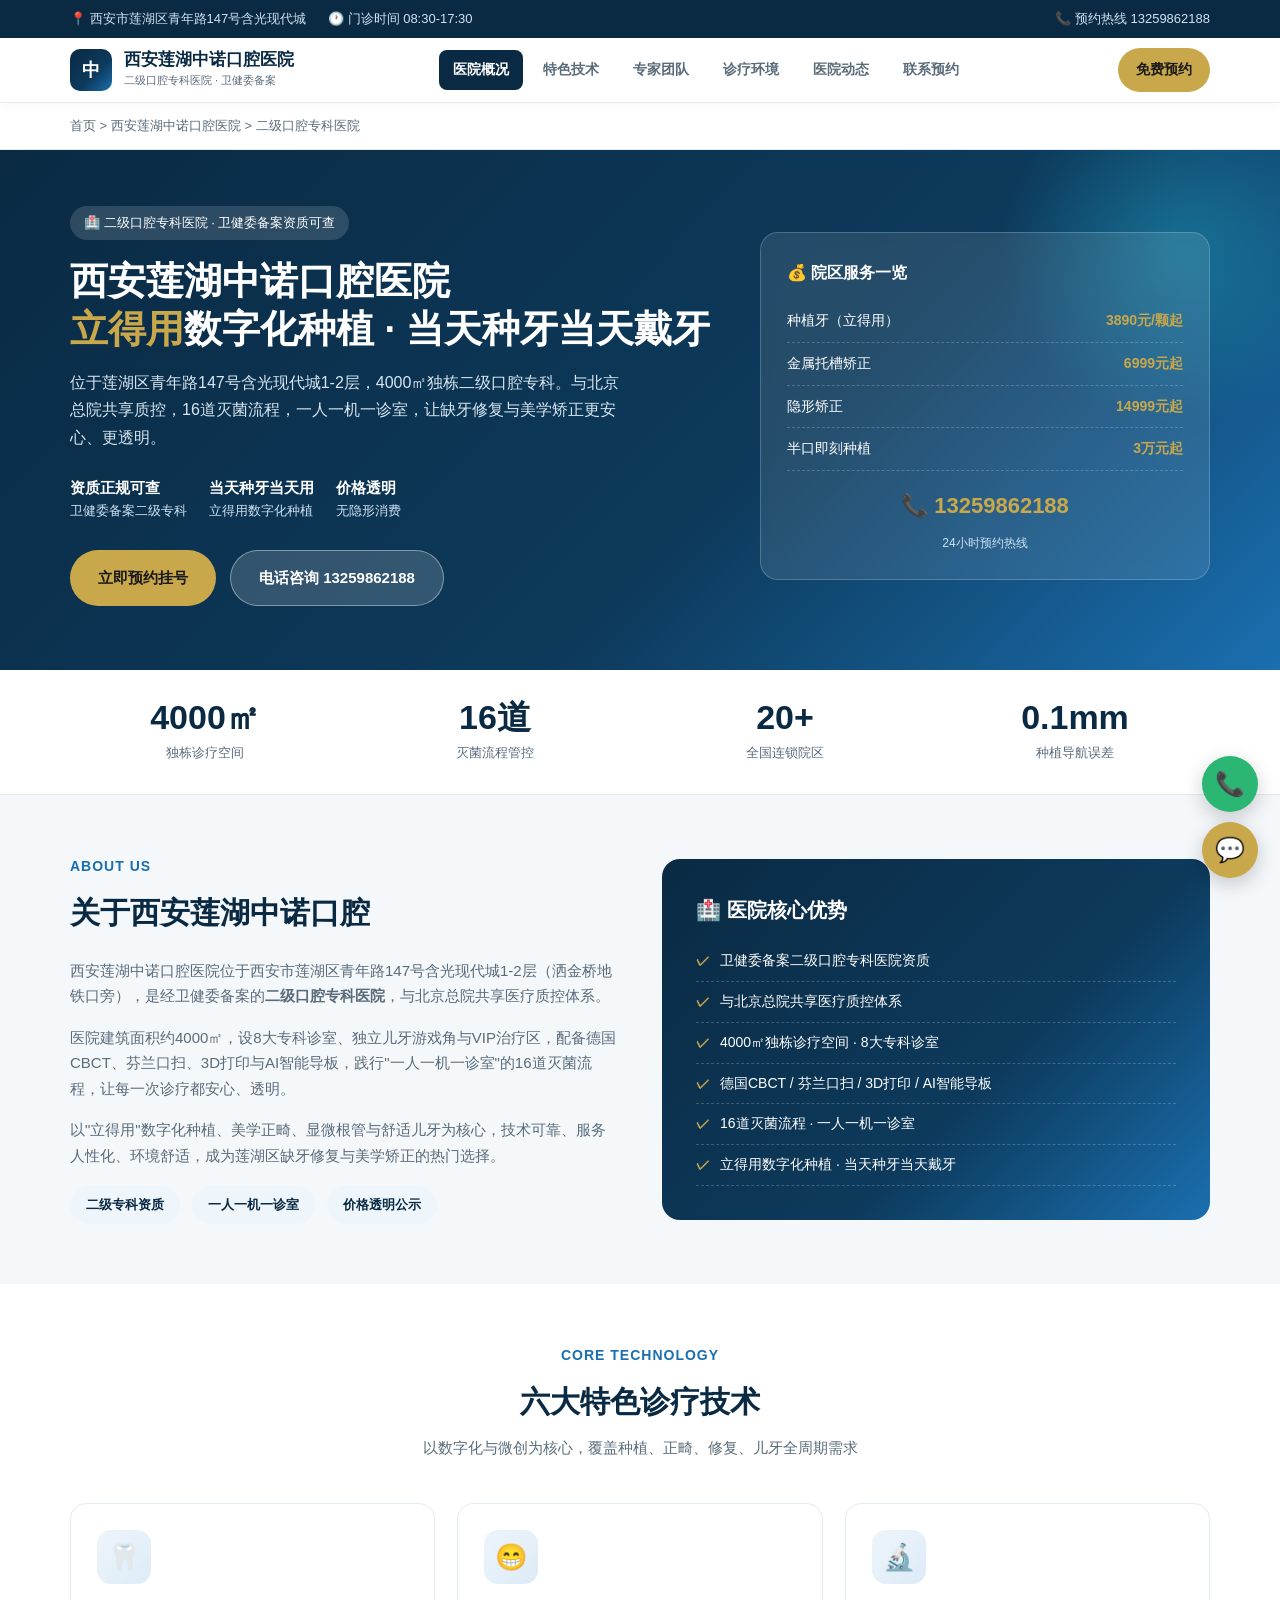
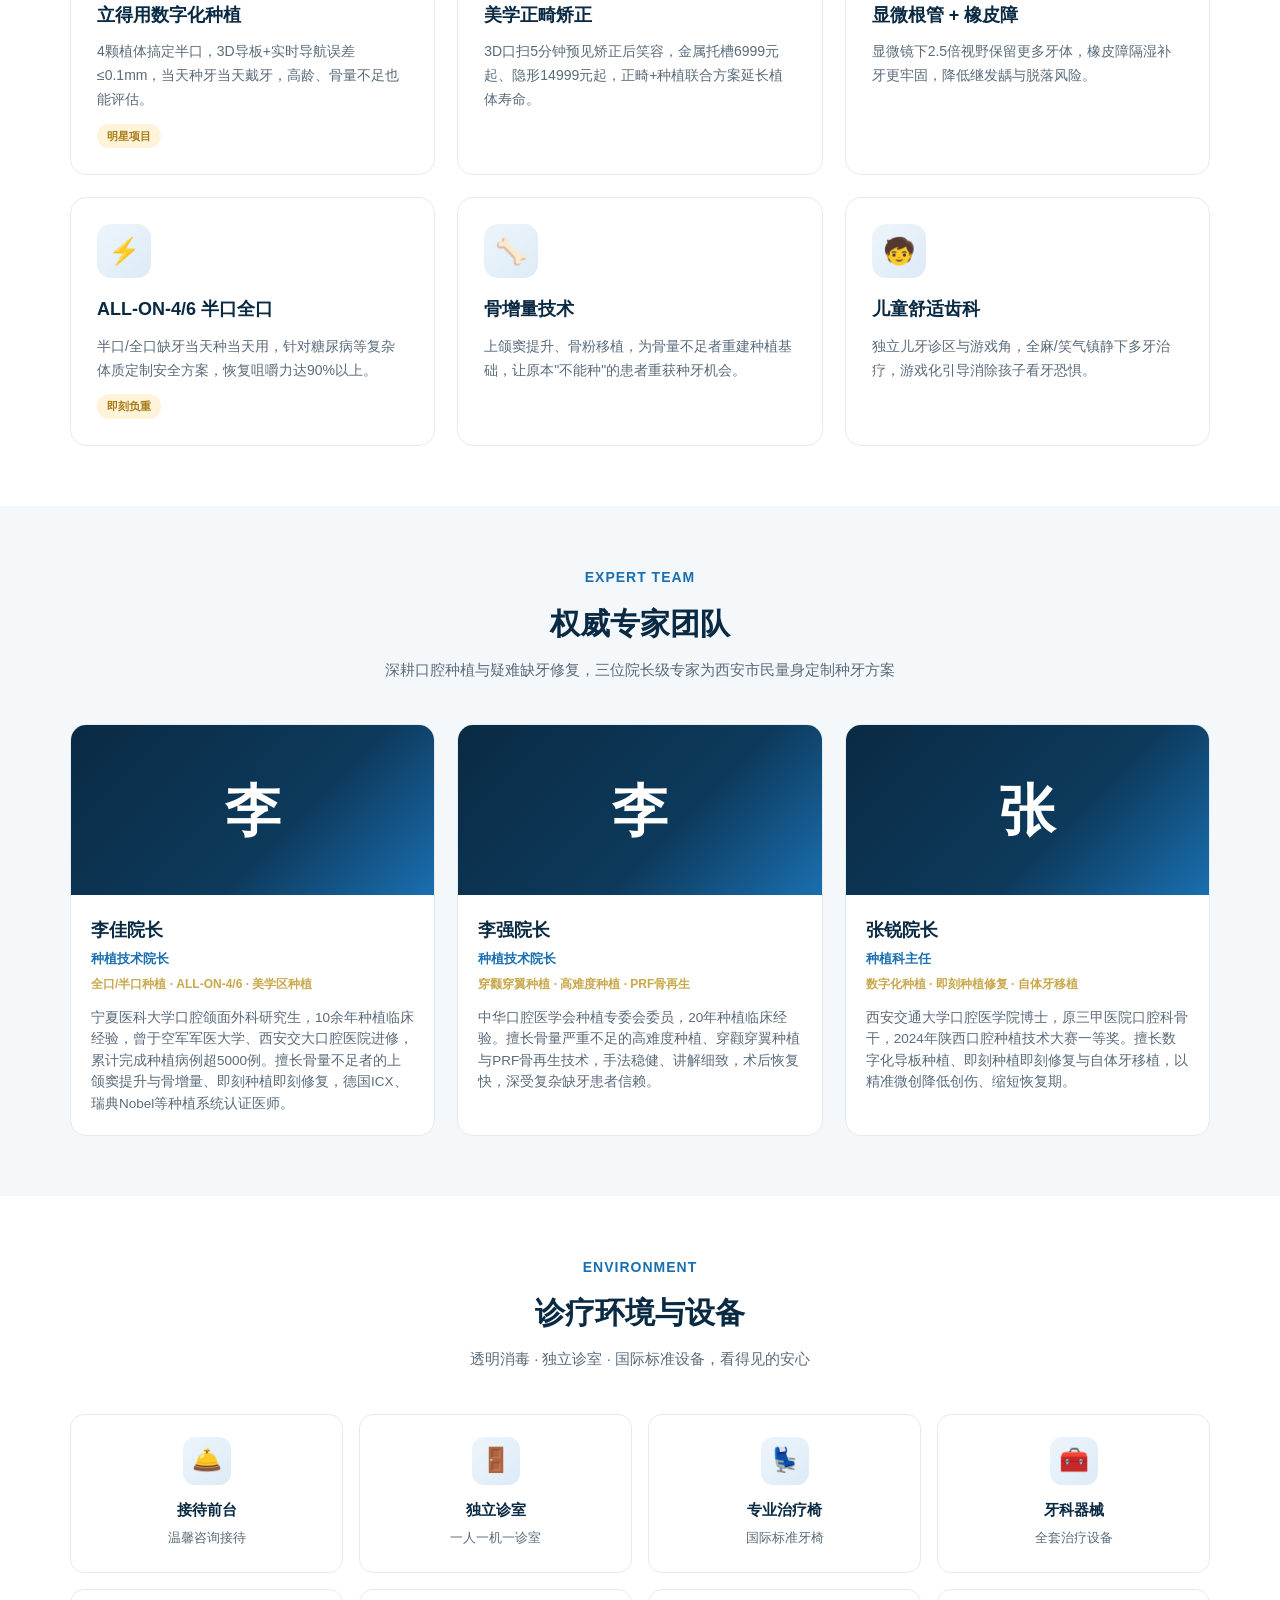
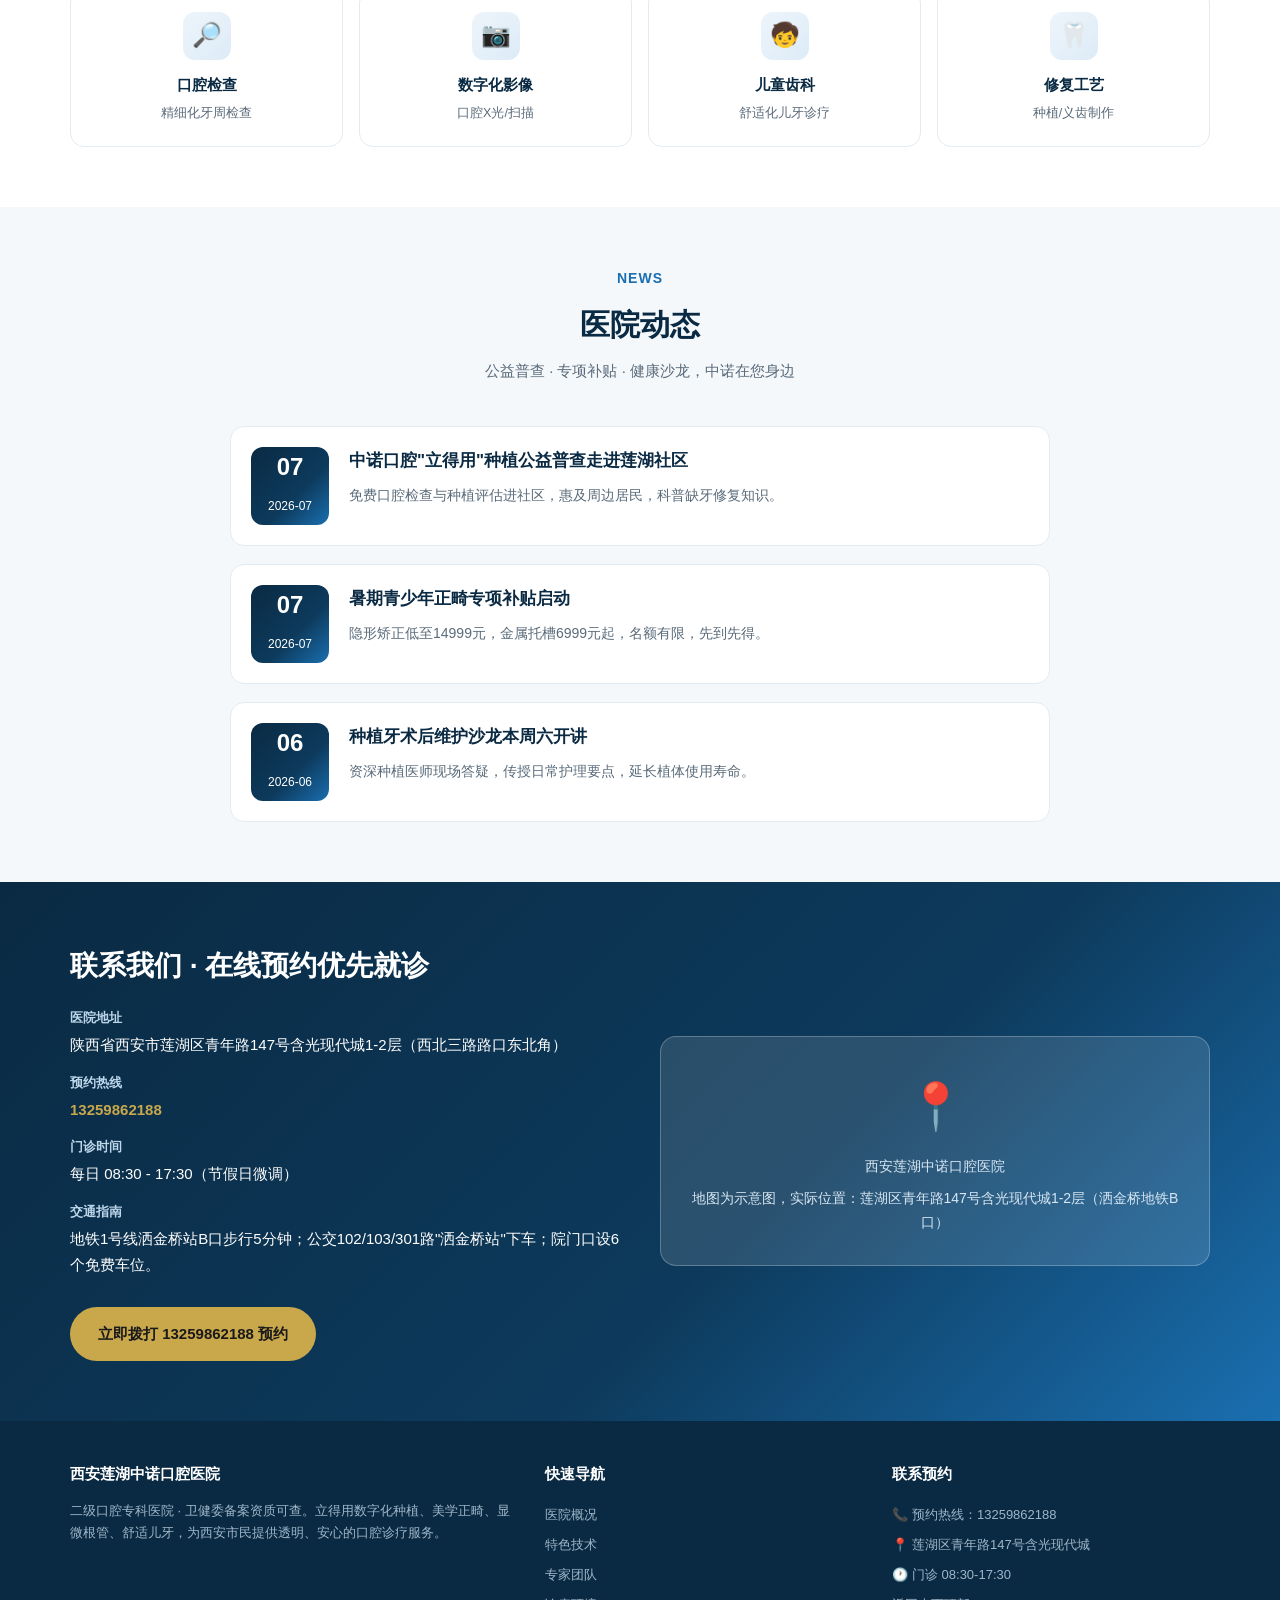
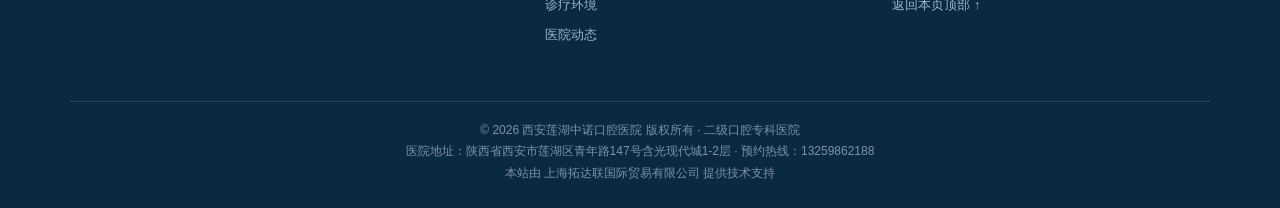
<file: zhangjiakou1/index.html>
<!DOCTYPE html>
<html lang="zh-CN">
<head>
<meta charset="UTF-8">
<meta name="viewport" content="width=device-width, initial-scale=1.0">
<title>西安莲湖中诺口腔医院_二级口腔专科_立得用数字化种植_当天种牙当天戴牙</title>
<meta name="description" content="西安莲湖中诺口腔医院是经卫健委备案的二级口腔专科医院，位于莲湖区青年路147号含光现代城，4000㎡独栋诊疗空间。主打立得用数字化种植、当天种牙当天戴牙、美学正畸、显微根管、舒适儿牙。种植牙3890元/颗起，金属托槽矫正6999元起，预约热线13259862188。">
<meta name="keywords" content="西安莲湖中诺口腔医院,西安口腔医院,种植牙,立得用数字化种植,当天种牙当天戴牙,牙齿矫正,隐形矫正,美学正畸,显微根管,儿童齿科,西安种植牙价格,二级口腔专科,口腔专科医院">
<meta name="robots" content="index, follow, max-snippet:-1, max-image-preview:large, max-video-preview:-1">
<meta name="author" content="西安莲湖中诺口腔医院">
<meta name="generator" content="tuodalian-seo">
<meta name="revisit-after" content="7 days">
<meta name="location" content="province=陕西;city=西安;coord=108.9398,34.3416">
<!-- 百度搜索SEO -->
<meta name="baidu-site-verification" content="your-baidu-verify-code">
<meta name="applicable-device" content="pc,mobile">
<meta name="mobile-agent" content="format=html5; url=https://www.tuodalian.com/zhangjiakou1/">
<!-- 360搜索SEO -->
<meta name="360-site-verification" content="your-360-verify-code">
<meta name="sogou_site_verification" content="your-sogou-verify-code">
<!-- 微信/社交分享 -->
<meta property="og:type" content="website">
<meta property="og:title" content="西安莲湖中诺口腔医院 | 二级口腔专科 · 立得用数字化种植 · 当天种牙当天戴牙">
<meta property="og:description" content="4000㎡独栋二级口腔专科，立得用数字化种植、当天种牙当天戴牙、美学正畸、显微根管、舒适儿牙。预约热线13259862188。">
<meta property="og:url" content="https://www.tuodalian.com/zhangjiakou1/">
<meta property="og:site_name" content="西安莲湖中诺口腔医院">
<meta property="og:locale" content="zh_CN">
<meta name="twitter:card" content="summary_large_image">
<meta name="twitter:title" content="西安莲湖中诺口腔医院 | 二级口腔专科 · 立得用数字化种植">
<meta name="twitter:description" content="4000㎡独栋二级口腔专科，立得用数字化种植、当天种牙当天戴牙。预约热线13259862188。">
<link rel="canonical" href="https://www.tuodalian.com/zhangjiakou1/">
<link rel="icon" href="data:image/svg+xml,<svg xmlns='http://www.w3.org/2000/svg' viewBox='0 0 100 100'><text y='.9em' font-size='90'>🦷</text></svg>">
<style>
:root{
  --navy:#0a2a43; --navy2:#0d3a5c; --blue:#1a6fb0; --cyan:#22b8cf;
  --gold:#c9a84c; --green:#2bb673; --red:#e74c3c; --bg:#f5f8fb;
  --card:#ffffff; --txt:#23323f; --txt2:#5a6b7a; --line:#e3ebf2;
  --grad:linear-gradient(135deg,#0a2a43,#0d3a5c 60%,#1a6fb0);
}
*{box-sizing:border-box;margin:0;padding:0}
html{scroll-behavior:smooth}
body{
  font-family:"PingFang SC","Microsoft YaHei","Hiragino Sans GB",-apple-system,"Segoe UI",Roboto,sans-serif;
  background:var(--bg);color:var(--txt);line-height:1.7;
  -webkit-font-smoothing:antialiased;
}
a{color:inherit;text-decoration:none}
img{max-width:100%;display:block}
.wrap{max-width:1180px;margin:0 auto;padding:0 20px}

/* 顶部条 */
.topbar{background:var(--navy);color:#cfe2f2;font-size:13px}
.topbar .wrap{display:flex;align-items:center;justify-content:space-between;height:38px}
.topbar a:hover{color:var(--gold)}
.topbar .tb-left span{margin-right:18px}

/* 导航 */
.nav{background:#fff;border-bottom:1px solid var(--line);position:sticky;top:0;z-index:50;box-shadow:0 2px 12px rgba(0,0,0,.04)}
.nav .wrap{display:flex;align-items:center;justify-content:space-between;height:64px}
.logo{display:flex;align-items:center;gap:12px}
.logo .mark{width:42px;height:42px;border-radius:10px;background:var(--grad);display:grid;place-items:center;color:#fff;font-weight:800;font-size:18px}
.logo h1{font-size:17px;color:var(--navy);font-weight:800;line-height:1.2}
.logo p{font-size:11px;color:var(--txt2)}
.nav-links{display:flex;gap:6px}
.nav-links a{padding:8px 14px;border-radius:8px;font-size:14px;font-weight:600;color:var(--txt2);transition:.15s}
.nav-links a:hover,.nav-links a.on{background:var(--navy);color:#fff}
.nav-cta{background:var(--gold);color:#1a1a1a;padding:10px 18px;border-radius:24px;font-weight:800;font-size:14px}
.nav-cta:hover{filter:brightness(1.05)}

/* Hero */
.hero{background:var(--grad);color:#fff;padding:56px 0 64px;position:relative;overflow:hidden}
.hero::after{content:"";position:absolute;right:-80px;top:-80px;width:360px;height:360px;border-radius:50%;background:radial-gradient(circle,rgba(34,184,207,.35),transparent 70%)}
.hero .wrap{display:grid;grid-template-columns:1.3fr .9fr;gap:40px;align-items:center;position:relative;z-index:2}
.hero .tag{display:inline-flex;align-items:center;gap:6px;background:rgba(255,255,255,.14);padding:6px 14px;border-radius:20px;font-size:13px;margin-bottom:18px}
.hero h2{font-size:38px;line-height:1.25;font-weight:900;margin-bottom:16px}
.hero h2 em{font-style:normal;color:var(--gold)}
.hero .lead{font-size:16px;color:#d7e6f2;margin-bottom:24px;max-width:560px}
.hero .hl{display:flex;gap:22px;margin-bottom:28px;flex-wrap:wrap}
.hero .hl div{font-size:13px;color:#cfe2f2}
.hero .hl b{display:block;color:#fff;font-size:15px;font-weight:700}
.hero .btns{display:flex;gap:14px;flex-wrap:wrap}
.btn{display:inline-flex;align-items:center;gap:8px;padding:14px 28px;border-radius:30px;font-weight:800;font-size:15px;transition:.15s}
.btn-gold{background:var(--gold);color:#1a1a1a}
.btn-gold:hover{transform:translateY(-2px);box-shadow:0 8px 24px rgba(201,168,76,.4)}
.btn-white{background:rgba(255,255,255,.16);color:#fff;border:1px solid rgba(255,255,255,.4)}
.btn-white:hover{background:rgba(255,255,255,.26)}
.hero-card{background:rgba(255,255,255,.1);border:1px solid rgba(255,255,255,.2);border-radius:18px;padding:26px;backdrop-filter:blur(6px)}
.hero-card h3{font-size:16px;margin-bottom:14px;display:flex;align-items:center;gap:8px}
.hero-card .price{display:flex;justify-content:space-between;padding:9px 0;border-bottom:1px dashed rgba(255,255,255,.2);font-size:14px}
.hero-card .price b{color:var(--gold)}
.hero-card .tel{margin-top:16px;text-align:center;font-size:22px;font-weight:900;color:var(--gold)}

/* 数据条 */
.stats{background:#fff;border-bottom:1px solid var(--line)}
.stats .wrap{display:grid;grid-template-columns:repeat(4,1fr);gap:20px;padding:30px 20px}
.stat{text-align:center}
.stat b{display:block;font-size:34px;font-weight:900;color:var(--navy);line-height:1}
.stat span{font-size:13px;color:var(--txt2);margin-top:8px;display:block}

/* 通用区块 */
section{padding:60px 0}
.sec-h{text-align:center;margin-bottom:42px}
.sec-h .kicker{color:var(--blue);font-weight:700;font-size:14px;letter-spacing:1px}
.sec-h h2{font-size:30px;font-weight:900;color:var(--navy);margin:8px 0}
.sec-h p{color:var(--txt2);font-size:15px;margin-top:8px}

/* 关于 */
.about .wrap{display:grid;grid-template-columns:1fr 1fr;gap:44px;align-items:center}
.about .ab-txt p{margin-bottom:16px;color:var(--txt2);font-size:15px}
.about .badges{display:flex;gap:12px;flex-wrap:wrap;margin-top:18px}
.about .badge{background:#eef5fb;color:var(--navy);padding:8px 16px;border-radius:20px;font-size:13px;font-weight:600}
.about-visual{background:var(--grad);border-radius:18px;padding:34px;color:#fff;position:relative;overflow:hidden;min-height:300px;display:flex;flex-direction:column;justify-content:center}
.about-visual h3{font-size:20px;margin-bottom:14px}
.about-visual ul{list-style:none}
.about-visual li{padding:8px 0;border-bottom:1px dashed rgba(255,255,255,.2);font-size:14px;display:flex;gap:10px}
.about-visual li::before{content:"✓";color:var(--gold);font-weight:800}

/* 技术卡片 */
.tech-grid{display:grid;grid-template-columns:repeat(3,1fr);gap:22px}
.tech{background:var(--card);border:1px solid var(--line);border-radius:16px;padding:26px;transition:.2s}
.tech:hover{transform:translateY(-4px);box-shadow:0 14px 36px rgba(10,42,67,.1);border-color:#cfe0ee}
.tech .ic{width:54px;height:54px;border-radius:14px;background:linear-gradient(135deg,#eef5fb,#dcebf7);display:grid;place-items:center;font-size:26px;margin-bottom:16px}
.tech h3{font-size:18px;color:var(--navy);margin-bottom:10px;font-weight:800}
.tech p{color:var(--txt2);font-size:14px}
.tech .mini{display:inline-block;background:#fff3da;color:#a97a16;font-size:11px;font-weight:700;padding:3px 10px;border-radius:12px;margin-top:12px}

/* 专家 */
.experts{display:grid;grid-template-columns:repeat(3,1fr);gap:22px}
.exp{background:var(--card);border:1px solid var(--line);border-radius:16px;overflow:hidden;transition:.2s}
.exp:hover{transform:translateY(-4px);box-shadow:0 14px 36px rgba(10,42,67,.1)}
.exp .ph{height:170px;background:var(--grad);display:grid;place-items:center;color:#fff;font-size:56px;font-weight:900}
.exp .body{padding:20px}
.exp h3{font-size:18px;color:var(--navy);margin-bottom:2px}
.exp .role{color:var(--blue);font-size:13px;font-weight:700;margin-bottom:4px}
.exp .spec{color:var(--gold);font-size:12px;font-weight:700;margin-bottom:12px}
.exp p{color:var(--txt2);font-size:13.5px;line-height:1.6}

/* 环境 */
.env-grid{display:grid;grid-template-columns:repeat(4,1fr);gap:16px}
.env{background:var(--card);border:1px solid var(--line);border-radius:14px;padding:22px;text-align:center;transition:.2s}
.env:hover{box-shadow:0 10px 28px rgba(10,42,67,.08)}
.env .eic{width:48px;height:48px;border-radius:12px;background:linear-gradient(135deg,#eef5fb,#dcebf7);display:grid;place-items:center;font-size:24px;margin:0 auto 12px}
.env h4{font-size:15px;color:var(--navy);font-weight:700;margin-bottom:6px}
.env p{font-size:12.5px;color:var(--txt2)}

/* 新闻 */
.news-list{display:flex;flex-direction:column;gap:18px;max-width:820px;margin:0 auto}
.news{display:flex;gap:20px;background:var(--card);border:1px solid var(--line);border-radius:14px;padding:20px;transition:.2s}
.news:hover{box-shadow:0 10px 28px rgba(10,42,67,.08)}
.news .date{background:var(--grad);color:#fff;border-radius:12px;min-width:78px;height:78px;display:grid;place-items:center;text-align:center;flex-shrink:0}
.news .date b{font-size:24px;font-weight:900;line-height:1}
.news .date span{font-size:12px}
.news h3{font-size:17px;color:var(--navy);margin-bottom:8px}
.news p{color:var(--txt2);font-size:14px}

/* 联系 */
.contact{background:var(--grad);color:#fff}
.contact .wrap{display:grid;grid-template-columns:1fr 1fr;gap:40px;align-items:center}
.contact h2{font-size:28px;font-weight:900;margin-bottom:18px}
.contact .info div{margin-bottom:14px;font-size:15px}
.contact .info b{display:block;font-size:13px;color:#bcd6ea;margin-bottom:3px}
.contact .info a{color:var(--gold);font-weight:800}
.contact .map{background:rgba(255,255,255,.12);border:1px solid rgba(255,255,255,.25);border-radius:16px;padding:30px;text-align:center}
.contact .map .pin{font-size:46px;margin-bottom:10px}
.contact .map p{font-size:14px;color:#d7e6f2}

/* 面包屑 */
.crumb{background:#fff;border-bottom:1px solid var(--line);font-size:13px;color:var(--txt2);padding:12px 0}
.crumb a:hover{color:var(--blue)}

/* 页脚 */
.footer{background:var(--navy);color:#9fb6c8;padding:40px 0 24px;font-size:13px}
.footer .wrap{display:grid;grid-template-columns:1.4fr 1fr 1fr;gap:30px}
.footer h4{color:#fff;font-size:15px;margin-bottom:14px}
.footer a{color:#9fb6c8;display:block;padding:4px 0}
.footer a:hover{color:var(--gold)}
.footer .copy{grid-column:1/-1;border-top:1px solid rgba(255,255,255,.12);margin-top:20px;padding-top:18px;text-align:center;color:#7b93a6;font-size:12px;line-height:1.8}

/* 浮动电话 */
.float-tel{position:fixed;right:22px;bottom:22px;z-index:99;display:flex;flex-direction:column;gap:10px}
.float-tel a{width:56px;height:56px;border-radius:50%;display:grid;place-items:center;font-size:24px;box-shadow:0 6px 20px rgba(0,0,0,.2);transition:.15s}
.float-tel a:hover{transform:scale(1.08)}
.float-tel .t{background:var(--green);color:#fff}
.float-tel .m{background:var(--gold);color:#1a1a1a}

@media(max-width:900px){
  .hero .wrap{grid-template-columns:1fr}
  .hero h2{font-size:28px}
  .stats .wrap{grid-template-columns:repeat(2,1fr)}
  .about .wrap{grid-template-columns:1fr}
  .tech-grid,.experts{grid-template-columns:1fr}
  .env-grid{grid-template-columns:repeat(2,1fr)}
  .contact .wrap{grid-template-columns:1fr}
  .footer .wrap{grid-template-columns:1fr}
  .nav-links{display:none}
}
</style>
</head>
<body>

<header class="topbar">
  <div class="wrap">
    <div class="tb-left">
      <span>📍 西安市莲湖区青年路147号含光现代城</span>
      <span>🕐 门诊时间 08:30-17:30</span>
    </div>
    <div>
      <a href="tel:13259862188">📞 预约热线 13259862188</a>
    </div>
  </div>
</header>

<nav class="nav">
  <div class="wrap">
    <a class="logo" href="https://www.tuodalian.com/zhangjiakou1/">
      <div class="mark">中</div>
      <div>
        <h1>西安莲湖中诺口腔医院</h1>
        <p>二级口腔专科医院 · 卫健委备案</p>
      </div>
    </a>
    <div class="nav-links">
      <a href="#about" class="on">医院概况</a>
      <a href="#tech">特色技术</a>
      <a href="#experts">专家团队</a>
      <a href="#env">诊疗环境</a>
      <a href="#news">医院动态</a>
      <a href="#contact">联系预约</a>
    </div>
    <a class="nav-cta" href="tel:13259862188">免费预约</a>
  </div>
</nav>

<div class="crumb">
  <div class="wrap">
    <a href="https://www.tuodalian.com/">首页</a> &gt;
    <a href="https://www.tuodalian.com/zhangjiakou1/">西安莲湖中诺口腔医院</a> &gt;
    <span>二级口腔专科医院</span>
  </div>
</div>

<!-- Hero -->
<section class="hero">
  <div class="wrap">
    <div>
      <span class="tag">🏥 二级口腔专科医院 · 卫健委备案资质可查</span>
      <h2>西安莲湖中诺口腔医院<br><em>立得用</em>数字化种植 · 当天种牙当天戴牙</h2>
      <p class="lead">位于莲湖区青年路147号含光现代城1-2层，4000㎡独栋二级口腔专科。与北京总院共享质控，16道灭菌流程，一人一机一诊室，让缺牙修复与美学矫正更安心、更透明。</p>
      <div class="hl">
        <div><b>资质正规可查</b>卫健委备案二级专科</div>
        <div><b>当天种牙当天用</b>立得用数字化种植</div>
        <div><b>价格透明</b>无隐形消费</div>
      </div>
      <div class="btns">
        <a class="btn btn-gold" href="#contact">立即预约挂号</a>
        <a class="btn btn-white" href="tel:13259862188">电话咨询 13259862188</a>
      </div>
    </div>
    <div class="hero-card">
      <h3>💰 院区服务一览</h3>
      <div class="price"><span>种植牙（立得用）</span><b>3890元/颗起</b></div>
      <div class="price"><span>金属托槽矫正</span><b>6999元起</b></div>
      <div class="price"><span>隐形矫正</span><b>14999元起</b></div>
      <div class="price"><span>半口即刻种植</span><b>3万元起</b></div>
      <div class="tel">📞 13259862188</div>
      <p style="text-align:center;font-size:12px;color:#cfe2f2;margin-top:8px">24小时预约热线</p>
    </div>
  </div>
</section>

<div class="stats">
  <div class="wrap">
    <div class="stat"><b>4000㎡</b><span>独栋诊疗空间</span></div>
    <div class="stat"><b>16道</b><span>灭菌流程管控</span></div>
    <div class="stat"><b>20+</b><span>全国连锁院区</span></div>
    <div class="stat"><b>0.1mm</b><span>种植导航误差</span></div>
  </div>
</div>

<!-- 关于 -->
<section class="about" id="about">
  <div class="wrap">
    <div class="ab-txt">
      <div class="sec-h" style="text-align:left;margin-bottom:20px">
        <div class="kicker">ABOUT US</div>
        <h2>关于西安莲湖中诺口腔</h2>
      </div>
      <p>西安莲湖中诺口腔医院位于西安市莲湖区青年路147号含光现代城1-2层（洒金桥地铁口旁），是经卫健委备案的<strong>二级口腔专科医院</strong>，与北京总院共享医疗质控体系。</p>
      <p>医院建筑面积约4000㎡，设8大专科诊室、独立儿牙游戏角与VIP治疗区，配备德国CBCT、芬兰口扫、3D打印与AI智能导板，践行"一人一机一诊室"的16道灭菌流程，让每一次诊疗都安心、透明。</p>
      <p>以"立得用"数字化种植、美学正畸、显微根管与舒适儿牙为核心，技术可靠、服务人性化、环境舒适，成为莲湖区缺牙修复与美学矫正的热门选择。</p>
      <div class="badges">
        <span class="badge">二级专科资质</span>
        <span class="badge">一人一机一诊室</span>
        <span class="badge">价格透明公示</span>
      </div>
    </div>
    <div class="about-visual">
      <h3>🏥 医院核心优势</h3>
      <ul>
        <li>卫健委备案二级口腔专科医院资质</li>
        <li>与北京总院共享医疗质控体系</li>
        <li>4000㎡独栋诊疗空间 · 8大专科诊室</li>
        <li>德国CBCT / 芬兰口扫 / 3D打印 / AI智能导板</li>
        <li>16道灭菌流程 · 一人一机一诊室</li>
        <li>立得用数字化种植 · 当天种牙当天戴牙</li>
      </ul>
    </div>
  </div>
</section>

<!-- 技术 -->
<section id="tech" style="background:#fff">
  <div class="wrap">
    <div class="sec-h">
      <div class="kicker">CORE TECHNOLOGY</div>
      <h2>六大特色诊疗技术</h2>
      <p>以数字化与微创为核心，覆盖种植、正畸、修复、儿牙全周期需求</p>
    </div>
    <div class="tech-grid">
      <div class="tech">
        <div class="ic">🦷</div>
        <h3>立得用数字化种植</h3>
        <p>4颗植体搞定半口，3D导板+实时导航误差≤0.1mm，当天种牙当天戴牙，高龄、骨量不足也能评估。</p>
        <span class="mini">明星项目</span>
      </div>
      <div class="tech">
        <div class="ic">😁</div>
        <h3>美学正畸矫正</h3>
        <p>3D口扫5分钟预见矫正后笑容，金属托槽6999元起、隐形14999元起，正畸+种植联合方案延长植体寿命。</p>
      </div>
      <div class="tech">
        <div class="ic">🔬</div>
        <h3>显微根管 + 橡皮障</h3>
        <p>显微镜下2.5倍视野保留更多牙体，橡皮障隔湿补牙更牢固，降低继发龋与脱落风险。</p>
      </div>
      <div class="tech">
        <div class="ic">⚡</div>
        <h3>ALL-ON-4/6 半口全口</h3>
        <p>半口/全口缺牙当天种当天用，针对糖尿病等复杂体质定制安全方案，恢复咀嚼力达90%以上。</p>
        <span class="mini">即刻负重</span>
      </div>
      <div class="tech">
        <div class="ic">🦴</div>
        <h3>骨增量技术</h3>
        <p>上颌窦提升、骨粉移植，为骨量不足者重建种植基础，让原本"不能种"的患者重获种牙机会。</p>
      </div>
      <div class="tech">
        <div class="ic">🧒</div>
        <h3>儿童舒适齿科</h3>
        <p>独立儿牙诊区与游戏角，全麻/笑气镇静下多牙治疗，游戏化引导消除孩子看牙恐惧。</p>
      </div>
    </div>
  </div>
</section>

<!-- 专家 -->
<section id="experts" style="background:var(--bg)">
  <div class="wrap">
    <div class="sec-h">
      <div class="kicker">EXPERT TEAM</div>
      <h2>权威专家团队</h2>
      <p>深耕口腔种植与疑难缺牙修复，三位院长级专家为西安市民量身定制种牙方案</p>
    </div>
    <div class="experts">
      <div class="exp">
        <div class="ph">李</div>
        <div class="body">
          <h3>李佳院长</h3>
          <div class="role">种植技术院长</div>
          <div class="spec">全口/半口种植 · ALL-ON-4/6 · 美学区种植</div>
          <p>宁夏医科大学口腔颌面外科研究生，10余年种植临床经验，曾于空军军医大学、西安交大口腔医院进修，累计完成种植病例超5000例。擅长骨量不足者的上颌窦提升与骨增量、即刻种植即刻修复，德国ICX、瑞典Nobel等种植系统认证医师。</p>
        </div>
      </div>
      <div class="exp">
        <div class="ph">李</div>
        <div class="body">
          <h3>李强院长</h3>
          <div class="role">种植技术院长</div>
          <div class="spec">穿颧穿翼种植 · 高难度种植 · PRF骨再生</div>
          <p>中华口腔医学会种植专委会委员，20年种植临床经验。擅长骨量严重不足的高难度种植、穿颧穿翼种植与PRF骨再生技术，手法稳健、讲解细致，术后恢复快，深受复杂缺牙患者信赖。</p>
        </div>
      </div>
      <div class="exp">
        <div class="ph">张</div>
        <div class="body">
          <h3>张锐院长</h3>
          <div class="role">种植科主任</div>
          <div class="spec">数字化种植 · 即刻种植修复 · 自体牙移植</div>
          <p>西安交通大学口腔医学院博士，原三甲医院口腔科骨干，2024年陕西口腔种植技术大赛一等奖。擅长数字化导板种植、即刻种植即刻修复与自体牙移植，以精准微创降低创伤、缩短恢复期。</p>
        </div>
      </div>
    </div>
  </div>
</section>

<!-- 环境 -->
<section id="env" style="background:#fff">
  <div class="wrap">
    <div class="sec-h">
      <div class="kicker">ENVIRONMENT</div>
      <h2>诊疗环境与设备</h2>
      <p>透明消毒 · 独立诊室 · 国际标准设备，看得见的安心</p>
    </div>
    <div class="env-grid">
      <div class="env"><div class="eic">🛎️</div><h4>接待前台</h4><p>温馨咨询接待</p></div>
      <div class="env"><div class="eic">🚪</div><h4>独立诊室</h4><p>一人一机一诊室</p></div>
      <div class="env"><div class="eic">💺</div><h4>专业治疗椅</h4><p>国际标准牙椅</p></div>
      <div class="env"><div class="eic">🧰</div><h4>牙科器械</h4><p>全套治疗设备</p></div>
      <div class="env"><div class="eic">🔎</div><h4>口腔检查</h4><p>精细化牙周检查</p></div>
      <div class="env"><div class="eic">📷</div><h4>数字化影像</h4><p>口腔X光/扫描</p></div>
      <div class="env"><div class="eic">🧒</div><h4>儿童齿科</h4><p>舒适化儿牙诊疗</p></div>
      <div class="env"><div class="eic">🦷</div><h4>修复工艺</h4><p>种植/义齿制作</p></div>
    </div>
  </div>
</section>

<!-- 新闻 -->
<section id="news" style="background:var(--bg)">
  <div class="wrap">
    <div class="sec-h">
      <div class="kicker">NEWS</div>
      <h2>医院动态</h2>
      <p>公益普查 · 专项补贴 · 健康沙龙，中诺在您身边</p>
    </div>
    <div class="news-list">
      <article class="news">
        <div class="date"><b>07</b><span>2026-07</span></div>
        <div>
          <h3>中诺口腔"立得用"种植公益普查走进莲湖社区</h3>
          <p>免费口腔检查与种植评估进社区，惠及周边居民，科普缺牙修复知识。</p>
        </div>
      </article>
      <article class="news">
        <div class="date"><b>07</b><span>2026-07</span></div>
        <div>
          <h3>暑期青少年正畸专项补贴启动</h3>
          <p>隐形矫正低至14999元，金属托槽6999元起，名额有限，先到先得。</p>
        </div>
      </article>
      <article class="news">
        <div class="date"><b>06</b><span>2026-06</span></div>
        <div>
          <h3>种植牙术后维护沙龙本周六开讲</h3>
          <p>资深种植医师现场答疑，传授日常护理要点，延长植体使用寿命。</p>
        </div>
      </article>
    </div>
  </div>
</section>

<!-- 联系 -->
<section class="contact" id="contact">
  <div class="wrap">
    <div>
      <h2>联系我们 · 在线预约优先就诊</h2>
      <div class="info">
        <div><b>医院地址</b>陕西省西安市莲湖区青年路147号含光现代城1-2层（西北三路路口东北角）</div>
        <div><b>预约热线</b><a href="tel:13259862188">13259862188</a></div>
        <div><b>门诊时间</b>每日 08:30 - 17:30（节假日微调）</div>
        <div><b>交通指南</b>地铁1号线洒金桥站B口步行5分钟；公交102/103/301路"洒金桥站"下车；院门口设6个免费车位。</div>
      </div>
      <a class="btn btn-gold" href="tel:13259862188" style="margin-top:16px">立即拨打 13259862188 预约</a>
    </div>
    <div class="map">
      <div class="pin">📍</div>
      <p>西安莲湖中诺口腔医院</p>
      <p style="margin-top:8px">地图为示意图，实际位置：莲湖区青年路147号含光现代城1-2层（洒金桥地铁B口）</p>
    </div>
  </div>
</section>

<footer class="footer">
  <div class="wrap">
    <div>
      <h4>西安莲湖中诺口腔医院</h4>
      <p>二级口腔专科医院 · 卫健委备案资质可查。立得用数字化种植、美学正畸、显微根管、舒适儿牙，为西安市民提供透明、安心的口腔诊疗服务。</p>
    </div>
    <div>
      <h4>快速导航</h4>
      <a href="#about">医院概况</a>
      <a href="#tech">特色技术</a>
      <a href="#experts">专家团队</a>
      <a href="#env">诊疗环境</a>
      <a href="#news">医院动态</a>
    </div>
    <div>
      <h4>联系预约</h4>
      <a href="tel:13259862188">📞 预约热线：13259862188</a>
      <a href="#contact">📍 莲湖区青年路147号含光现代城</a>
      <a href="#contact">🕐 门诊 08:30-17:30</a>
      <a href="https://www.tuodalian.com/zhangjiakou1/">返回本页顶部 ↑</a>
    </div>
    <div class="copy">
      © 2026 西安莲湖中诺口腔医院 版权所有 · 二级口腔专科医院<br>
      医院地址：陕西省西安市莲湖区青年路147号含光现代城1-2层 · 预约热线：13259862188<br>
      本站由 上海拓达联国际贸易有限公司 提供技术支持
    </div>
  </div>
</footer>

<div class="float-tel">
  <a class="t" href="tel:13259862188" title="电话预约">📞</a>
  <a class="m" href="#contact" title="在线预约">💬</a>
</div>

<!-- ===== 结构化数据 / SEO 搜索引擎收录 ===== -->
<script type="application/ld+json">
{
  "@context": "https://schema.org",
  "@type": "MedicalClinic",
  "name": "西安莲湖中诺口腔医院",
  "description": "西安莲湖中诺口腔医院是经卫健委备案的二级口腔专科医院，主打立得用数字化种植、当天种牙当天戴牙、美学正畸、显微根管、舒适儿牙。",
  "url": "https://www.tuodalian.com/zhangjiakou1/",
  "telephone": "+86-13259862188",
  "medicalSpecialty": ["Dentistry", "Orthodontics", "Dental Implant", "Pediatric Dentistry"],
  "address": {
    "@type": "PostalAddress",
    "streetAddress": "莲湖区青年路147号含光现代城1-2层",
    "addressLocality": "西安市",
    "addressRegion": "陕西省",
    "addressCountry": "CN"
  },
  "geo": {
    "@type": "GeoCoordinates",
    "latitude": 34.2786,
    "longitude": 108.9219
  },
  "openingHours": "Mo-Su 08:30-17:30",
  "priceRange": "￥￥",
  "aggregateRating": {
    "@type": "AggregateRating",
    "ratingValue": "4.8",
    "reviewCount": "1260"
  }
}
</script>
<script type="application/ld+json">
{
  "@context": "https://schema.org",
  "@type": "BreadcrumbList",
  "itemListElement": [
    {"@type": "ListItem", "position": 1, "name": "首页", "item": "https://www.tuodalian.com/"},
    {"@type": "ListItem", "position": 2, "name": "西安莲湖中诺口腔医院", "item": "https://www.tuodalian.com/zhangjiakou1/"}
  ]
}
</script>

<!-- ===== 搜索引擎主动推送（自动提交URL给百度，加速收录） ===== -->
<script>
(function(){
  var bp = document.createElement('script');
  var curProtocol = window.location.protocol.split(':')[0];
  if (curProtocol === 'https'){
    bp.src = 'https://zz.bdstatic.com/linksubmit/push.js';
  } else {
    bp.src = 'http://push.zhanzhang.baidu.com/push.js';
  }
  var s = document.getElementsByTagName("script")[0];
  s.parentNode.insertBefore(bp, s);
})();
</script>
</body>
</html>
</file>
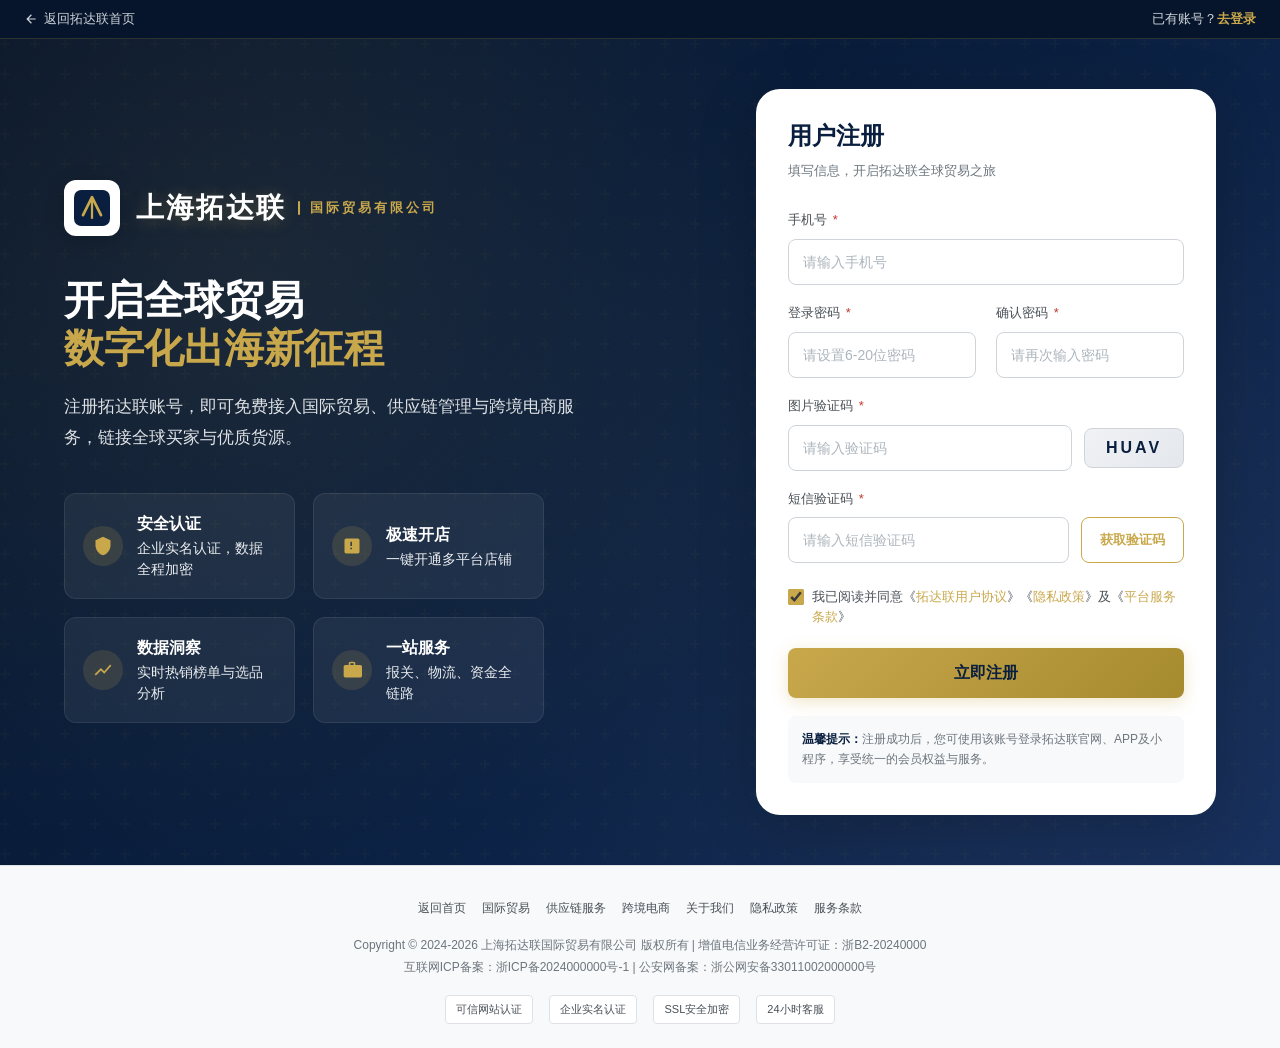
<file: zhuce/index.html>
<!DOCTYPE html>
<html lang="zh-CN">
<head>
<meta charset="UTF-8">
<meta name="viewport" content="width=device-width, initial-scale=1.0, maximum-scale=5.0, viewport-fit=cover">
<meta name="theme-color" content="#0a1f3f">
<meta name="description" content="拓达联用户注册 - 加入跨境贸易一站式服务平台">
<title>用户注册 - 拓达联</title>
<link rel="icon" href="data:image/svg+xml,<svg xmlns='http://www.w3.org/2000/svg' viewBox='0 0 32 32'><rect width='32' height='32' rx='4' fill='%230a1f3f'/><path d='M8 22l8-16 8 16' fill='none' stroke='%23c9a84c' stroke-width='2.5' stroke-linecap='round' stroke-linejoin='round'/><line x1='16' y1='6' x2='16' y2='26' stroke='%23c9a84c' stroke-width='2'/></svg>">
<style>
/* ===== Reset & Variables ===== */
:root{
  --navy:#0a1f3f; --navy-light:#132d5e; --navy-dark:#06152b; --navy-soft:#0f274d;
  --gold:#c9a84c; --gold-light:#d4b96a; --gold-dark:#a68a2e; --gold-pale:#f7f3e8;
  --white:#fff;
  --gray-50:#f8f9fa; --gray-100:#e9ecef; --gray-200:#dee2e6; --gray-300:#ced4da;
  --gray-400:#adb5bd; --gray-500:#6c757d; --gray-600:#495057; --gray-700:#343a40; --gray-800:#212529;
  --blue:#1677ff; --orange:#e67e22; --red:#c0392b; --teal:#16a085; --green:#27ae60;
  --radius-sm:8px; --radius-md:12px; --radius-lg:16px; --radius-xl:24px;
  --shadow-sm:0 2px 8px rgba(0,0,0,.06);
  --shadow-md:0 4px 20px rgba(0,0,0,.08);
  --shadow-lg:0 8px 40px rgba(0,0,0,.12);
  --shadow-xl:0 12px 60px rgba(0,0,0,.18);
  --transition:.3s cubic-bezier(.4,0,.2,1);
}
*,*::before,*::after{margin:0;padding:0;box-sizing:border-box;}
html,body{height:100%;}
body{font-family:-apple-system,BlinkMacSystemFont,"Segoe UI","PingFang SC","Microsoft YaHei","Helvetica Neue",sans-serif;font-size:14px;line-height:1.6;color:var(--gray-700);background:var(--white);-webkit-font-smoothing:antialiased;}
a{text-decoration:none;color:inherit;}
ul,ol{list-style:none;}
img{max-width:100%;display:block;}

/* ===== Top Bar ===== */
.top-bar{background:var(--navy-dark);color:var(--gray-300);font-size:13px;border-bottom:1px solid rgba(201,168,76,.2);}
.top-bar .container{max-width:1320px;margin:0 auto;padding:0 24px;display:flex;justify-content:space-between;align-items:center;height:38px;}
.top-bar a{color:var(--gray-300);transition:color .2s;}
.top-bar a:hover{color:var(--gold);}
.back-home{display:inline-flex;align-items:center;gap:6px;}
.back-home svg{width:14px;height:14px;}
.top-bar-right{display:flex;align-items:center;gap:16px;}
.login-hint{color:var(--gray-300);}
.login-hint a{color:var(--gold);font-weight:600;}

/* ===== Register Page ===== */
.register-page{min-height:calc(100vh - 38px - 140px);background:linear-gradient(135deg,var(--navy-dark) 0%,var(--navy) 50%,var(--navy-light) 100%);position:relative;overflow:hidden;display:flex;align-items:center;}
.register-page::before{content:'';position:absolute;top:0;left:0;right:0;bottom:0;background-image:radial-gradient(circle at 20% 30%,rgba(201,168,76,.1) 0%,transparent 50%),radial-gradient(circle at 80% 70%,rgba(201,168,76,.06) 0%,transparent 50%);}
.register-page::after{content:'';position:absolute;top:0;left:0;right:0;bottom:0;background-image:url("data:image/svg+xml,%3Csvg width='60' height='60' viewBox='0 0 60 60' xmlns='http://www.w3.org/2000/svg'%3E%3Cg fill='none' fill-rule='evenodd'%3E%3Cg fill='%23c9a84c' fill-opacity='0.03'%3E%3Cpath d='M36 34v-4h-2v4h-4v2h4v4h2v-4h4v-2h-4zm0-30V0h-2v4h-4v2h4v4h2V6h4V4h-4zM6 34v-4H4v4H0v2h4v4h2v-4h4v-2H6zM6 4V0H4v4H0v2h4v4h2V6h4V4H6z'/%3E%3C/g%3E%3C/g%3E%3C/svg%3E");}
.register-container{width:100%;max-width:1200px;margin:0 auto;padding:50px 24px;display:grid;grid-template-columns:1fr 460px;gap:50px;align-items:center;position:relative;z-index:2;}

/* ===== Left Brand Section ===== */
.brand-section{color:var(--white);}
.brand-header{display:flex;align-items:center;gap:16px;margin-bottom:40px;}
.logo-icon{width:56px;height:56px;border-radius:12px;background:var(--white);display:flex;align-items:center;justify-content:center;box-shadow:0 4px 20px rgba(0,0,0,.2);}
.logo-icon svg{width:36px;height:36px;}
.logo-text{display:flex;flex-direction:row;align-items:center;gap:12px;}
.logo-name{font-size:28px;font-weight:900;color:var(--white);letter-spacing:2px;text-shadow:0 2px 16px rgba(201,168,76,.3);}
.logo-sub{font-size:13px;color:var(--gold);letter-spacing:3px;font-weight:600;position:relative;padding-left:12px;}.logo-sub::before{content:"";position:absolute;left:0;top:50%;transform:translateY(-50%);width:2px;height:14px;background:var(--gold);border-radius:1px;}
.brand-title{font-size:40px;font-weight:800;line-height:1.2;margin-bottom:20px;}
.brand-title .gold{color:var(--gold);}
.brand-desc{font-size:17px;color:var(--gray-200);line-height:1.8;margin-bottom:40px;max-width:520px;}
.brand-features{display:grid;grid-template-columns:repeat(2,1fr);gap:18px;max-width:480px;}
.brand-feature{display:flex;align-items:center;gap:14px;background:rgba(255,255,255,.06);border:1px solid rgba(255,255,255,.08);border-radius:var(--radius-md);padding:18px;transition:all .3s;}
.brand-feature:hover{background:rgba(255,255,255,.1);transform:translateY(-2px);}
.brand-feature-icon{width:40px;height:40px;border-radius:50%;background:rgba(201,168,76,.15);display:flex;align-items:center;justify-content:center;color:var(--gold);flex-shrink:0;}
.brand-feature-icon svg{width:20px;height:20px;}
.brand-feature-text{font-size:14px;color:var(--gray-100);line-height:1.5;}
.brand-feature-text strong{color:var(--white);font-size:16px;display:block;margin-bottom:2px;}

/* ===== Register Card ===== */
.register-card{background:var(--white);border-radius:var(--radius-xl);box-shadow:var(--shadow-xl);overflow:hidden;}
.register-card-header{padding:28px 32px 0;}
.register-card-title{font-size:24px;font-weight:700;color:var(--navy);margin-bottom:6px;}
.register-card-sub{font-size:13px;color:var(--gray-500);}
.register-card-body{padding:28px 32px 32px;}
.register-form{display:block;}
.form-row{display:flex;gap:20px;align-items:flex-start;}
.form-row .form-group{flex:1;}
.form-group{margin-bottom:18px;}
.form-label{display:block;font-size:13px;color:var(--gray-600);margin-bottom:8px;font-weight:500;}
.form-label .required{color:var(--red);margin-left:2px;}
.form-input{width:100%;height:46px;padding:0 14px;border:1px solid var(--gray-300);border-radius:var(--radius-sm);font-size:14px;transition:all .2s;outline:none;color:var(--gray-800);}
.form-input:focus{border-color:var(--gold);box-shadow:0 0 0 3px rgba(201,168,76,.12);}
.form-input::placeholder{color:var(--gray-400);}
.captcha-row{display:flex;gap:12px;align-items:center;}
.captcha-row .form-input{flex:1;}
.captcha-img{width:100px;height:40px;background:linear-gradient(135deg,#f0f2f5,#e4e7ec);border-radius:var(--radius-sm);display:flex;align-items:center;justify-content:center;font-size:16px;font-weight:700;color:var(--navy);letter-spacing:3px;cursor:pointer;border:1px solid var(--gray-300);}
.captcha-img:hover{border-color:var(--gold);}
.sms-row{display:flex;gap:12px;}
.sms-row .form-input{flex:1;}
.btn-sms{height:46px;padding:0 18px;background:var(--white);border:1px solid var(--gold);color:var(--gold);border-radius:var(--radius-sm);font-size:13px;font-weight:600;cursor:pointer;transition:all .2s;white-space:nowrap;}
.btn-sms:hover{background:var(--gold);color:var(--navy);}
.checkbox-row{display:flex;align-items:flex-start;gap:8px;margin:24px 0 22px;font-size:13px;color:var(--gray-600);line-height:1.5;}
.checkbox-row input{width:16px;height:16px;accent-color:var(--gold);margin-top:2px;flex-shrink:0;}
.checkbox-row a{color:var(--gold);font-weight:500;}
.checkbox-row a:hover{text-decoration:underline;}
.btn-register{width:100%;height:50px;background:linear-gradient(135deg,var(--gold),var(--gold-dark));border:none;border-radius:var(--radius-sm);color:var(--navy);font-size:16px;font-weight:700;cursor:pointer;transition:all .2s;box-shadow:0 4px 16px rgba(201,168,76,.3);}
.btn-register:hover{transform:translateY(-2px);box-shadow:0 6px 24px rgba(201,168,76,.4);}
.btn-register:active{transform:translateY(0);}
.register-tip{margin-top:18px;padding:14px;background:var(--gray-50);border-radius:var(--radius-sm);font-size:12px;color:var(--gray-500);line-height:1.6;}
.register-tip strong{color:var(--navy);}

/* ===== Right Promo Card ===== */
.promo-card{background:rgba(255,255,255,.08);border:1px solid rgba(255,255,255,.12);border-radius:var(--radius-lg);padding:32px;text-align:center;backdrop-filter:blur(6px);}
.promo-title{font-size:22px;font-weight:700;color:var(--gold);margin-bottom:12px;}
.promo-sub{font-size:14px;color:var(--gray-200);margin-bottom:24px;}
.qr-box{width:180px;height:180px;margin:0 auto 16px;background:var(--white);border-radius:var(--radius-md);padding:12px;box-shadow:0 4px 20px rgba(0,0,0,.15);}
.qr-box svg{width:100%;height:100%;}
.qr-tip{font-size:13px;color:var(--gray-200);line-height:1.6;}
.qr-tip strong{color:var(--white);}

/* ===== Footer ===== */
.register-footer{background:var(--gray-50);border-top:1px solid var(--gray-200);padding:32px 24px 24px;text-align:center;color:var(--gray-500);font-size:12px;line-height:1.8;}
.register-footer .container{max-width:1200px;margin:0 auto;}
.footer-links{display:flex;justify-content:center;flex-wrap:wrap;gap:16px;margin-bottom:16px;}
.footer-links a{color:var(--gray-600);transition:color .2s;}
.footer-links a:hover{color:var(--navy);}
.footer-certs{display:flex;justify-content:center;align-items:center;gap:16px;margin-top:16px;flex-wrap:wrap;}
.cert-badge{display:inline-flex;align-items:center;gap:6px;padding:4px 10px;background:var(--white);border:1px solid var(--gray-200);border-radius:4px;font-size:11px;color:var(--gray-600);}

/* ===== Responsive ===== */
@media(max-width:992px){
  .register-container{grid-template-columns:1fr;gap:40px;padding:40px 24px;}
  .brand-section{text-align:center;}
  .brand-header{justify-content:center;}
  .brand-desc{margin:0 auto 32px;}
  .brand-features{margin:0 auto;max-width:480px;}
  .register-card{max-width:520px;margin:0 auto;width:100%;}
  .promo-card{max-width:520px;margin:0 auto;}
}
@media(max-width:576px){
  .brand-title{font-size:26px;}
  .brand-desc{font-size:15px;}
  .brand-features{grid-template-columns:1fr;}
  .register-card{width:100%;}
  .register-card-body{padding:24px 20px 28px;}
  .register-card-header{padding:24px 20px 0;}
  .form-row{flex-direction:column;gap:0;}
  .captcha-row{flex-direction:row;}
  .sms-row{flex-direction:row;}
}
</style>
</head>
<body>

<!-- Top Bar -->
<div class="top-bar">
  <div class="container">
    <a href="https://www.tuodalian.com/" class="back-home">
      <svg viewBox="0 0 24 24" fill="currentColor"><path d="M20 11H7.83l5.59-5.59L12 4l-8 8 8 8 1.41-1.41L7.83 13H20v-2z"/></svg>
      返回拓达联首页
    </a>
    <div class="top-bar-right">
      <span class="login-hint">已有账号？<a href="/dengru">去登录</a></span>
    </div>
  </div>
</div>

<!-- Register Page -->
<div class="register-page">
  <div class="register-container">
    <!-- Left: Brand + Form -->
    <div class="brand-section">
      <div class="brand-header">
        <div class="logo-icon">
          <svg viewBox="0 0 40 40"><rect width="40" height="40" rx="8" fill="#0a1f3f"/><path d="M10 28l10-20 10 20" fill="none" stroke="#c9a84c" stroke-width="3" stroke-linecap="round" stroke-linejoin="round"/><line x1="20" y1="8" x2="20" y2="32" stroke="#c9a84c" stroke-width="2.5"/></svg>
        </div>
        <div class="logo-text">
          <span class="logo-name">上海拓达联</span>
          <span class="logo-sub">国际贸易有限公司</span>
        </div>
      </div>
      <h1 class="brand-title">开启全球贸易<br><span class="gold">数字化出海新征程</span></h1>
      <p class="brand-desc">注册拓达联账号，即可免费接入国际贸易、供应链管理与跨境电商服务，链接全球买家与优质货源。</p>
      <div class="brand-features">
        <div class="brand-feature">
          <div class="brand-feature-icon">
            <svg viewBox="0 0 24 24" fill="currentColor"><path d="M12 1L3 5v6c0 5.55 3.84 10.74 9 12 5.16-1.26 9-6.45 9-12V5l-9-4z"/></svg>
          </div>
          <div class="brand-feature-text"><strong>安全认证</strong>企业实名认证，数据全程加密</div>
        </div>
        <div class="brand-feature">
          <div class="brand-feature-icon">
            <svg viewBox="0 0 24 24" fill="currentColor"><path d="M19 3H5c-1.1 0-2 .9-2 2v14c0 1.1.9 2 2 2h14c1.1 0 2-.9 2-2V5c0-1.1-.9-2-2-2zm-7 9h-2V7h2v5zm0 4h-2v-2h2v2z"/></svg>
          </div>
          <div class="brand-feature-text"><strong>极速开店</strong>一键开通多平台店铺</div>
        </div>
        <div class="brand-feature">
          <div class="brand-feature-icon">
            <svg viewBox="0 0 24 24" fill="currentColor"><path d="M3.5 18.49l6-6.01 4 4L22 6.92l-1.41-1.41-7.09 7.97-4-4L2 16.99z"/></svg>
          </div>
          <div class="brand-feature-text"><strong>数据洞察</strong>实时热销榜单与选品分析</div>
        </div>
        <div class="brand-feature">
          <div class="brand-feature-icon">
            <svg viewBox="0 0 24 24" fill="currentColor"><path d="M20 6h-4V4c0-1.11-.89-2-2-2h-4c-1.11 0-2 .89-2 2v2H4c-1.11 0-1.99.89-1.99 2L2 19c0 1.11.89 2 2 2h18c1.11 0 2-.89 2-2V8c0-1.11-.89-2-2-2zm-6 0h-4V4h4v2z"/></svg>
          </div>
          <div class="brand-feature-text"><strong>一站服务</strong>报关、物流、资金全链路</div>
        </div>
      </div>
    </div>

    <!-- Right: Register Card -->
    <div class="register-card">
      <div class="register-card-header">
        <h2 class="register-card-title">用户注册</h2>
        <p class="register-card-sub">填写信息，开启拓达联全球贸易之旅</p>
      </div>
      <div class="register-card-body">
        <form class="register-form" id="registerForm">
          <div class="form-group">
            <label class="form-label">手机号 <span class="required">*</span></label>
            <input type="tel" class="form-input" placeholder="请输入手机号" maxlength="11">
          </div>
          <div class="form-row">
            <div class="form-group">
              <label class="form-label">登录密码 <span class="required">*</span></label>
              <input type="password" class="form-input" placeholder="请设置6-20位密码">
            </div>
            <div class="form-group">
              <label class="form-label">确认密码 <span class="required">*</span></label>
              <input type="password" class="form-input" placeholder="请再次输入密码">
            </div>
          </div>
          <div class="form-group">
            <label class="form-label">图片验证码 <span class="required">*</span></label>
            <div class="captcha-row">
              <input type="text" class="form-input" placeholder="请输入验证码">
              <div class="captcha-img" title="点击刷新">HUAV</div>
            </div>
          </div>
          <div class="form-group">
            <label class="form-label">短信验证码 <span class="required">*</span></label>
            <div class="sms-row">
              <input type="text" class="form-input" placeholder="请输入短信验证码">
              <button type="button" class="btn-sms">获取验证码</button>
            </div>
          </div>
          <div class="checkbox-row">
            <input type="checkbox" id="agreement" checked>
            <label for="agreement">我已阅读并同意《<a href="#">拓达联用户协议</a>》《<a href="#">隐私政策</a>》及《<a href="#">平台服务条款</a>》</label>
          </div>
          <button type="button" class="btn-register">立即注册</button>
          <div class="register-tip">
            <strong>温馨提示：</strong>注册成功后，您可使用该账号登录拓达联官网、APP及小程序，享受统一的会员权益与服务。
          </div>
        </form>
      </div>
    </div>
  </div>
</div>

<!-- Footer -->
<div class="register-footer">
  <div class="container">
    <div class="footer-links">
      <a href="https://www.tuodalian.com/">返回首页</a>
      <a href="/guojimaoyi">国际贸易</a>
      <a href="/gongyinglian">供应链服务</a>
      <a href="/kuajingdianshang">跨境电商</a>
      <a href="#">关于我们</a>
      <a href="#">隐私政策</a>
      <a href="#">服务条款</a>
    </div>
    <p>Copyright © 2024-2026 上海拓达联国际贸易有限公司 版权所有 | 增值电信业务经营许可证：浙B2-20240000</p>
    <p>互联网ICP备案：浙ICP备2024000000号-1 | 公安网备案：浙公网安备33011002000000号</p>
    <div class="footer-certs">
      <span class="cert-badge">可信网站认证</span>
      <span class="cert-badge">企业实名认证</span>
      <span class="cert-badge">SSL安全加密</span>
      <span class="cert-badge">24小时客服</span>
    </div>
  </div>
</div>

<script>
// Refresh captcha
document.querySelector('.captcha-img').addEventListener('click', function(){
  const chars = 'ABCDEFGHJKLMNPQRSTUVWXYZ23456789';
  let code = '';
  for(let i=0;i<4;i++) code += chars[Math.floor(Math.random()*chars.length)];
  this.textContent = code;
});
// SMS button countdown
document.querySelector('.btn-sms').addEventListener('click', function(){
  if(this.disabled) return;
  this.disabled = true;
  let sec = 60;
  this.textContent = sec + 's';
  const timer = setInterval(() => {
    sec--;
    if(sec <= 0){
      clearInterval(timer);
      this.disabled = false;
      this.textContent = '获取验证码';
    } else {
      this.textContent = sec + 's';
    }
  }, 1000);
});
</script>
</body>
</html>
</file>
